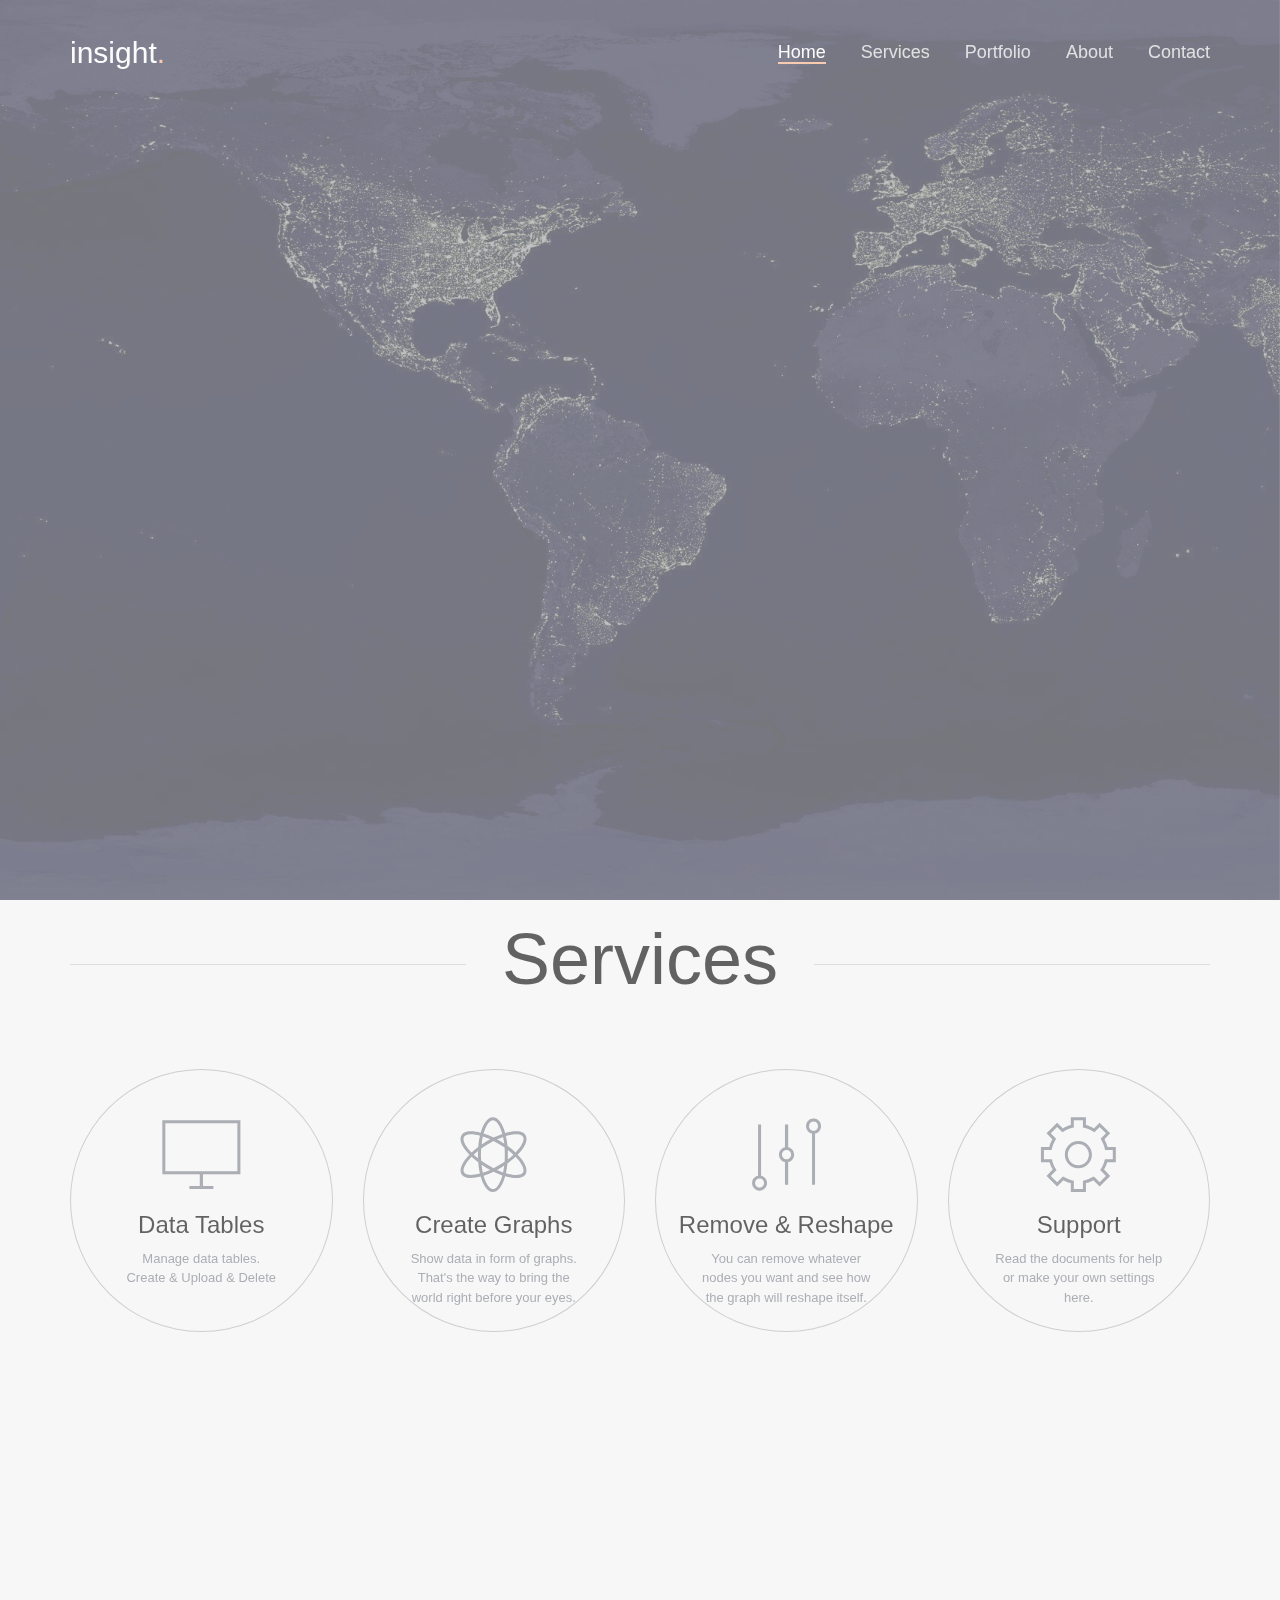
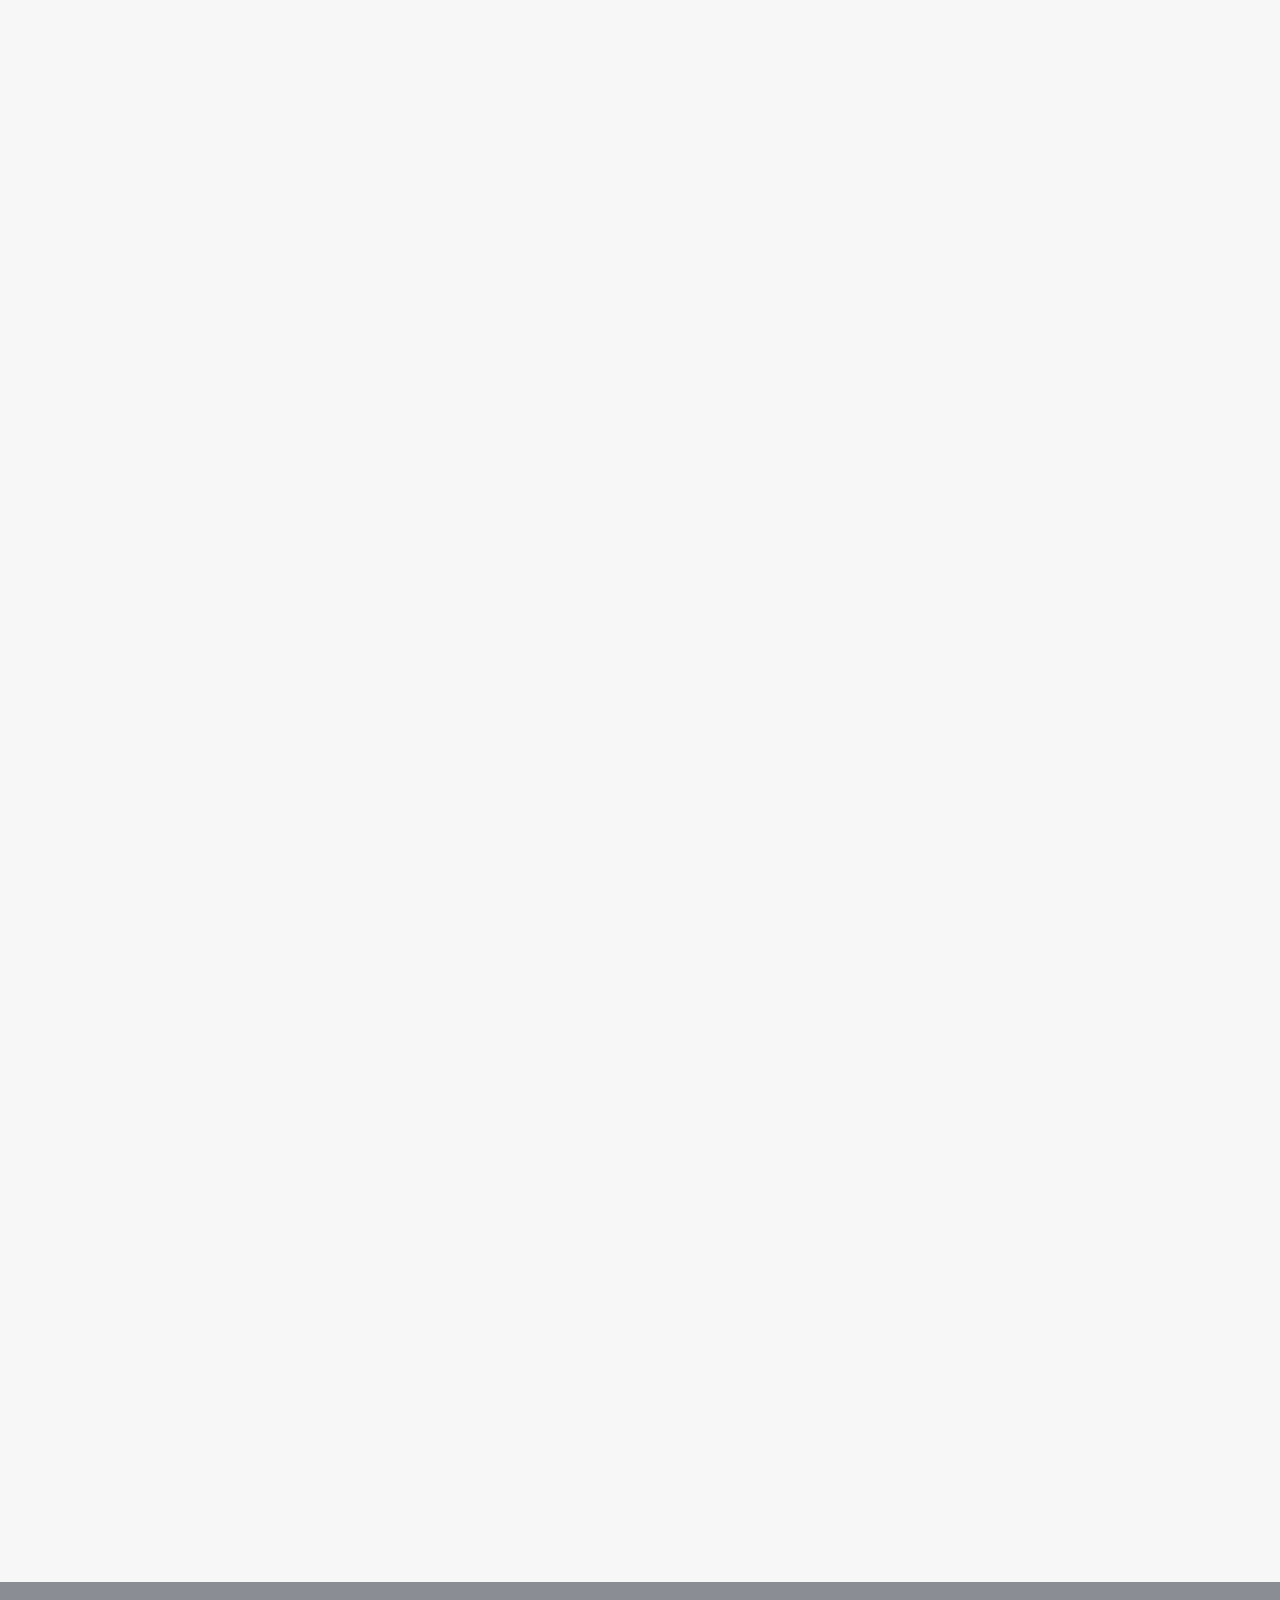
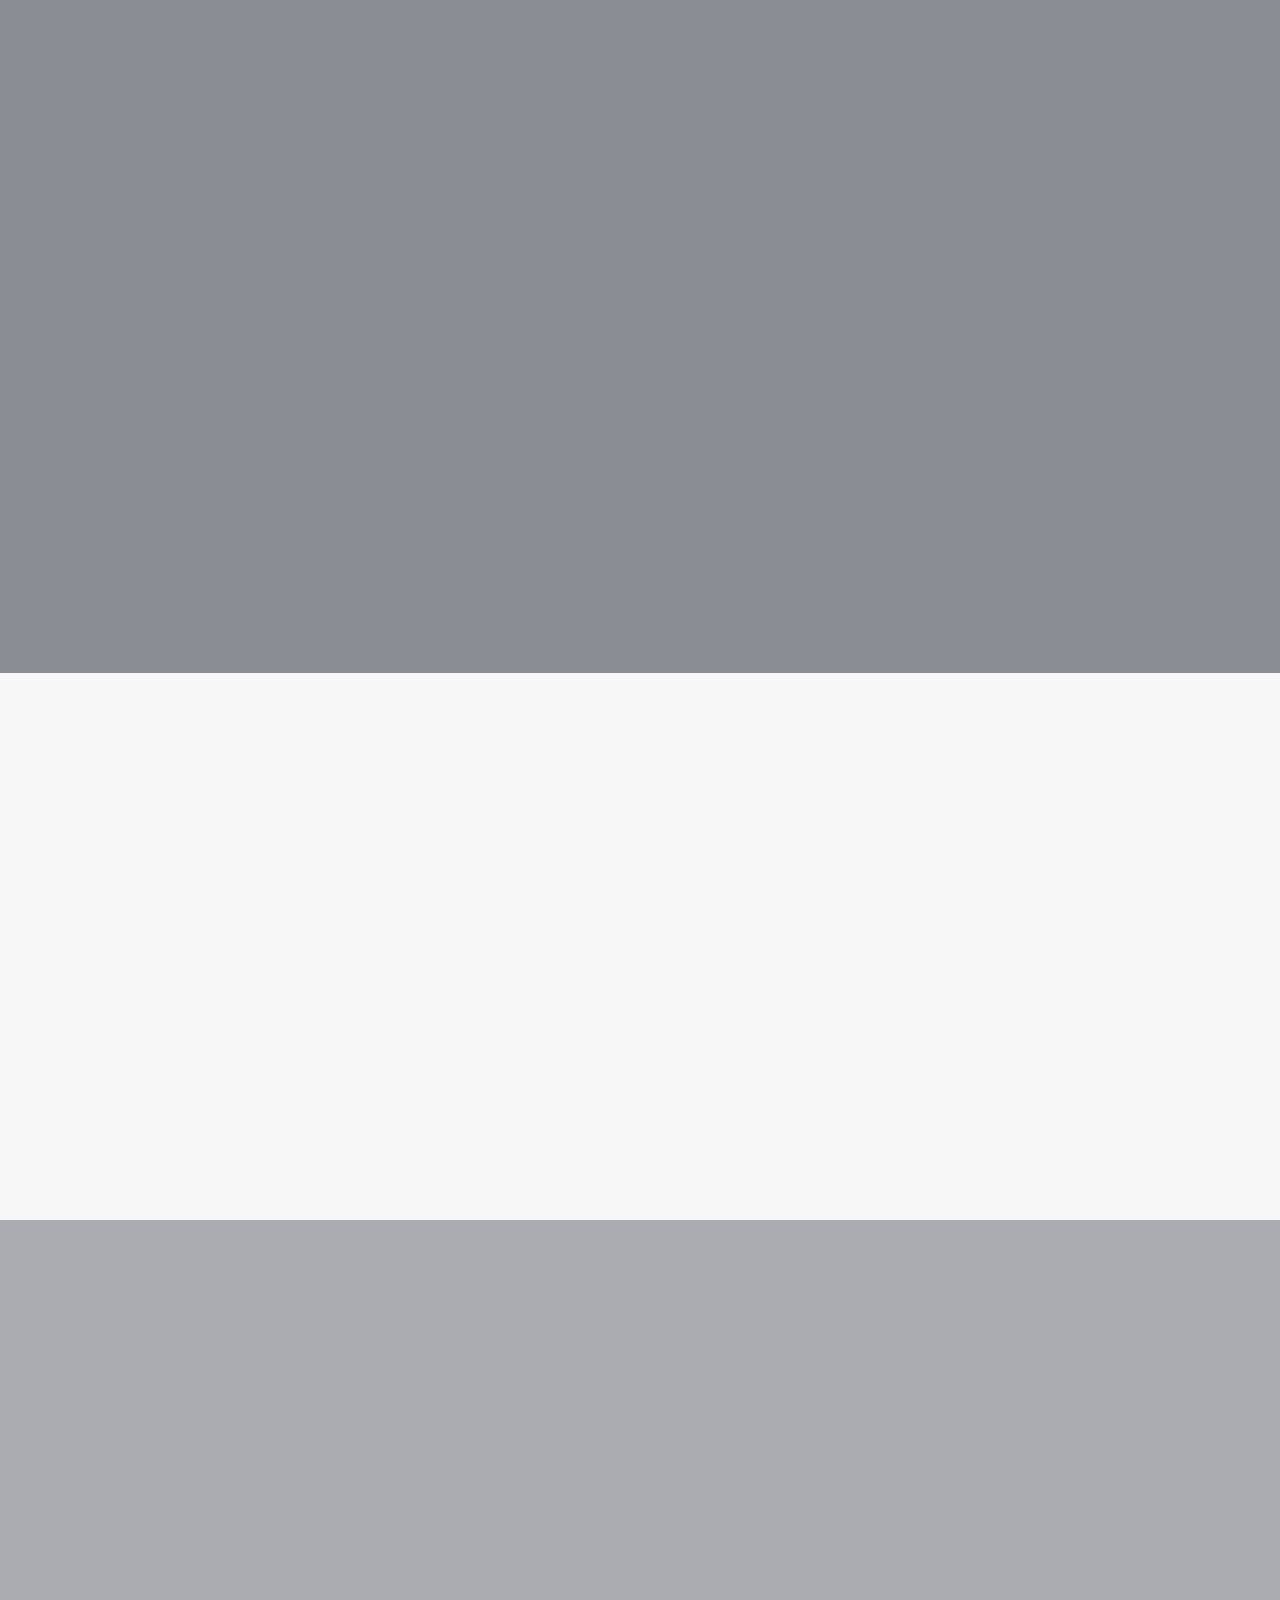
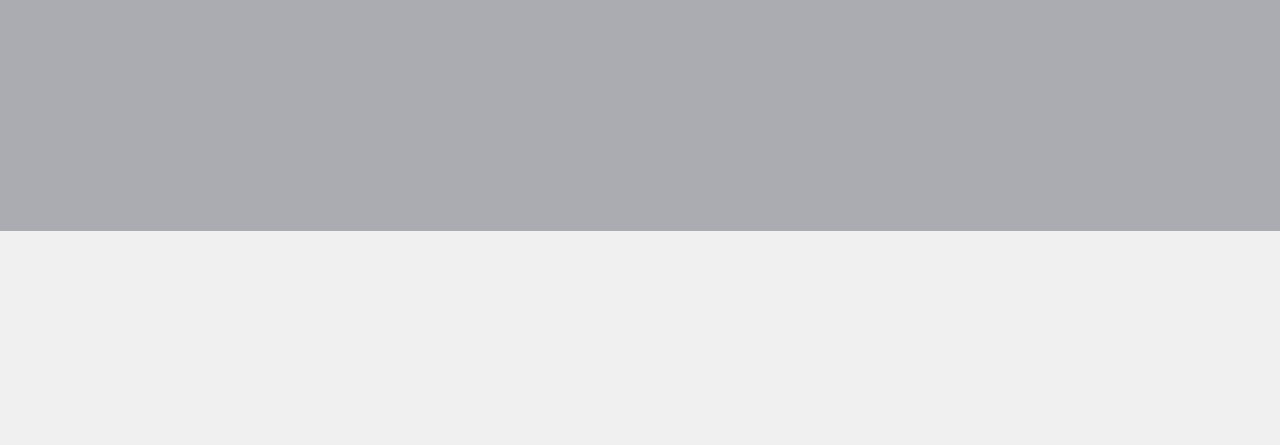
<file: index.html>
<!DOCTYPE html>
<html class="no-js">
	<head>
		<meta charset="utf-8">
		<meta http-equiv="X-UA-Compatible" content="IE=edge">
		<title>Insight. &mdash;  A Visualized Analysis Platform by CNC </title>
		<link rel="shortcut icon" type="image/x-icon" href="assets/images/1.ico" />
		<meta name="viewport" content="width=device-width, initial-scale=1">
		<meta name="description" content="insight--visualized platform" />
		<meta name="keywords" content="insight visualized platform" />
		<meta name="author" content="STEVEN GAO" />
		<!--css files -->
		<!-- Animate -->
		<link rel="stylesheet" href="assets/css/animate.css">
		<!-- Flexslider -->
		<link rel="stylesheet" href="assets/css/flexslider.css">
		<!-- Icomoon -->
		<link rel="stylesheet" href="assets/css/icomoon.css">
		<!-- Bootstrap  -->
		<link rel="stylesheet" href="assets/css/bootstrap.css">
		<!-- Style -->
		<link rel="stylesheet" href="assets/css/style.css">
	</head>

	<body>
		<div id="fh5co-header">
			<div class="container">
				<!-- Mobile Toggle Menu Button -->
				<a href="#" class="js-fh5co-nav-toggle fh5co-nav-toggle"><i></i></a>
				<div id="fh5co-logo">
					<a href="index.html">insight<span>.</span></a>
				</div>
				<nav id="fh5co-main-nav">
					<ul>
						<li><a href="#" data-nav-section="home">Home</a></li>
						<li><a href="#" data-nav-section="services">Services</a></li>
						<li><a href="#" data-nav-section="portfolio">Portfolio</a></li>
						<li><a href="#" data-nav-section="about">About</a></li>
						<li><a href="#" data-nav-section="contact">Contact</a></li>
					</ul>
				</nav>
			</div>
		</div>
		<div id="fh5co-main">
			<div class="fh5co-overlay-mobile"></div>
			<div id="fh5co-home" class="js-fullheight" data-section="home">
				<div class="flexslider">
					<div class="fh5co-overlay"></div>
					<div class="fh5co-text">
						<div class="container">
							<div class="row text-center">
								<h1 class="animate-box">Show the World Before Your Eyes </h1>
								<!-- <p class="animate-box"><a href="../dist" target="_blank" class="btn btn-primary btn-lg">Get Started</a></p>
								<p class="animate-box"><a href="../dist/document/index" target="_blank" class="btn btn-success btn-small">User Guide</a></p>-->
								<p class="animate-box"><a href="./platform/index.html" target="_blank" class="btn btn-primary btn-lg">Get Started</a></p>
								<p class="animate-box"><a href="./platform/help/help.html" target="_blank" class="btn btn-success btn-small">User Guide</a></p>
								<div class="fh5co-go animate-box">
									<a href="#" class="js-fh5co-next">See MORE DETAILS
										<span><i class="icon-arrow-down2"></i></span>
									</a>
								</div>
							</div>
						</div>
					</div>
				  	<ul class="slides">
					   	<li style="background-image: url(assets/images/slide_1.jpg);" data-stellar-background-ratio="0.5"></li>
					   	<li style="background-image: url(assets/images/slide_2.jpg);" data-stellar-background-ratio="0.5"></li>
					   	<li style="background-image: url(assets/images/slide_3.jpg);" data-stellar-background-ratio="0.5"></li>
				  	</ul>
	
				</div>
			</div>
	
			<div id="fh5co-services" data-section="services">
				<div class="container">
					<link rel="stylesheet" href="assets/css/pe-icon-7-stroke.css">
					<link rel="stylesheet" href="assets/css/style_1.css">
	                <h3 class="block_title">Services</h3>
	                <div class="row">
	                    <div class="col-md-3 col-sm-6">
	                        <div class="services">
	                            <div class="service-wrap">    
	                                <i class="pe-7s-monitor pe-dj pe-va"></i>
	                                <h3><a href="platform/index.html" target="_blank">Data Tables</a></h3>
	                                <p>Manage data tables.<br/>Create & Upload & Delete</p>
	                            </div>
	                        </div>
	                        
	                    </div>
	                    <div class="col-md-3 col-sm-6">
	                        <div class="services">
	                            <div class="service-wrap">
	                                <i class="pe-7s-science pe-dj pe-va"></i>
	                                <h3><a href="platform/index.html" target="_blank">Create Graphs</a></h3>
	                                <p>Show data in form of graphs. That's the way to bring the world right before your eyes.</p>
	                            </div>
	                        </div>
	                    </div>
	                    <div class="col-md-3 col-sm-6">
	                        <div class="services">
	                            <div class="service-wrap">
	                                <i class="pe-7s-edit pe-dj pe-va"></i>
	                                <h3><a href="platform/index.html" target="_blank">Remove &amp; Reshape</a></h3>
	                                <p>You can remove whatever nodes you want and see how the graph will reshape itself.</p>
	                            </div>
	                        </div>
	                    </div>
	                    <div class="col-md-3 col-sm-6">
	                        <div class="services">
	                            <div class="service-wrap">
	                                <i class="pe-7s-config pe-dj pe-va"></i>
	                                <h3><a href="platform/help/help.html" target="_blank">Support</a></h3>
	                                <p>Read the documents for help or make your own settings here.</p>
	                            </div>
	                        </div>
	                    </div>
	                </div>
	            </div>
			</div>
	
			<div id="fh5co-portfolio" data-section="portfolio">
				<div class="container">
					<div class="row r-pb">
						<div class="col-md-8 col-md-offset-2 text-center section-heading">
							<h2 class="fh5co-section-title animate-box">Portfolio</h2>
							<p class="fh5co-lead animate-box">The world is so big and we are so small. Use <i>insight</i> to bring the world right before your eyes.</p>
						</div>
					</div>
					<div class="row">
						<div class="col-md-4 col-sm-4 col-xs-6 col-xxs-12 animate-box">
							<div class="img-grid">
								<img src="assets/images/pic_1.jpg" alt="Free HTML5 template by FREEHTML5.co" class="img-responsive">
								<a  >
									<div>
										<span class="fh5co-meta">Details</span>
										<h2 class="fh5co-title">A macroscopic snapshot of Internet connectivity</h2>
									</div>
								</a>
							</div>
						</div>
						<div class="col-md-4 col-sm-4 col-xs-6 col-xxs-12 animate-box">
							<div class="img-grid">
								<img src="assets/images/pic_2.jpg" alt="Free HTML5 template by FREEHTML5.co" class="img-responsive">
								<a >
									<div>
										<span class="fh5co-meta">Details</span>
										<h2 class="fh5co-title">Arc map showing the world-wide internet traffic </h2>
									</div>
								</a>
							</div>
						</div>
						<div class="col-md-4 col-sm-4 col-xs-6 col-xxs-12 animate-box">
							<div class="img-grid">
								<img src="assets/images/pic_3.jpg" alt="Free HTML5 template by FREEHTML5.co" class="img-responsive">
								<a >
									<div>
										<span class="fh5co-meta">Details</span>
										<h2 class="fh5co-title">Map of internet : colored by IP addresses</h2>
									</div>
								</a>
							</div>
						</div>
	
						<div class="col-md-4 col-sm-4 col-xs-6 col-xxs-12 animate-box">
							<div class="img-grid">
								<img src="assets/images/pic_4.jpg" alt="Free HTML5 template by FREEHTML5.co" class="img-responsive">
								<a >
									<div>
										<span class="fh5co-meta">Details</span>
										<h2 class="fh5co-title">New Internet maps with an amazing color range.</h2>
									</div>
								</a>
							</div>
						</div>
						<div class="col-md-4 col-sm-4 col-xs-6 col-xxs-12 animate-box">
							<div class="img-grid">
								<img src="assets/images/pic_5.jpg" alt="Free HTML5 template by FREEHTML5.co" class="img-responsive">
								<a >
									<div>
										<span class="fh5co-meta">Details</span>
										<h2 class="fh5co-title">Image of Social links in Canberra, Australia</h2>
									</div>
								</a>
							</div>
						</div>
						<div class="col-md-4 col-sm-4 col-xs-6 col-xxs-12 animate-box">
							<div class="img-grid">
								<img src="assets/images/pic_6.jpg" alt="Free HTML5 template by FREEHTML5.co" class="img-responsive">
								<a >
									<div>
										<span class="fh5co-meta">Details</span>
										<h2 class="fh5co-title">Mapping the internet : tracing domain routes</h2>
									</div>
								</a>
							</div>
						</div>
	
						<div class="col-md-4 col-sm-4 col-xs-6 col-xxs-12 animate-box">
							<div class="img-grid">
								<img src="assets/images/pic_7.jpg" alt="Free HTML5 template by FREEHTML5.co" class="img-responsive">
								<a >
									<div>
										<span class="fh5co-meta">Details</span>
										<h2 class="fh5co-title">The largest connected component of patented Boston inventors in the mid-1990s</h2>
									</div>
								</a>
							</div>
						</div>
						<div class="col-md-4 col-sm-4 col-xs-6 col-xxs-12 animate-box">
							<div class="img-grid">
								<img src="assets/images/pic_9.jpg" alt="Free HTML5 template by FREEHTML5.co" class="img-responsive">
								<a >
									<div>
										<span class="fh5co-meta">Details</span>
										<h2 class="fh5co-title">Hierachical topology of the international web cache</h2>
									</div>
								</a>
							</div>
						</div>
						<div class="col-md-4 col-sm-4 col-xs-6 col-xxs-12 animate-box">
							<div class="img-grid">
								<img src="assets/images/pic_8.jpg" alt="Free HTML5 template by FREEHTML5.co" class="img-responsive">
								<a >
									<div>
										<span class="fh5co-meta">Details</span>
										<h2 class="fh5co-title">Map of protein-protein interactions.</h2>
									</div>
								</a>
							</div>
						</div>
	
						<div class="col-md-4 col-sm-4 col-xs-6 col-xxs-12 animate-box">
							<div class="img-grid">
								<img src="assets/images/pic_10.jpg" alt="Free HTML5 template by FREEHTML5.co" class="img-responsive">
								<a >
									<div>
										<span class="fh5co-meta">Details</span>
										<h2 class="fh5co-title">neural network</h2>
									</div>
								</a>
							</div>
						</div>
						<div class="col-md-4 col-sm-4 col-xs-6 col-xxs-12 animate-box">
							<div class="img-grid">
								<img src="assets/images/pic_11.jpg" alt="Free HTML5 template by FREEHTML5.co" class="img-responsive">
								<a >
									<div>
										<span class="fh5co-meta">Details</span>
										<h2 class="fh5co-title">The Legend of Sword and Fairy NPC relationship.</h2>
									</div>
								</a>
							</div>
						</div>
						<div class="col-md-4 col-sm-4 col-xs-6 col-xxs-12 animate-box">
							<div class="img-grid">
								<img src="assets/images/pic_12.jpg" alt="Free HTML5 template by FREEHTML5.co" class="img-responsive">
								<a >
									<div>
										<span class="fh5co-meta">Details</span>
										<h2 class="fh5co-title">Relationship in Les-Miserables.</h2>
									</div>
								</a>
							</div>
						</div>
	
					</div>
				</div>
			</div>
	
			<div id="fh5co-about" data-section="about">
				<div class="container">
					<div class="row r-pb">
						<div class="col-md-8 col-md-offset-2 text-center section-heading animate-box">
							<h2 class="fh5co-section-title">About</h2>
							<p class="fh5co-lead">Want to get a deep comprehension of the world ? Use <i>insight</i>, a visualized data analysis platform.  </p>
						</div>
					</div>
					<div class="row">
						<div class="col-md-6 animate-box">
							<div class="fh5co-text with-plus">
								<h2>M.E.J. Newman</h2>
								<span class="fh5co-meta">Professor of the University of Michigan</span>
								<p>Complex network theory, a marriage of ideas and methods from statistical physics and graph theory, has become one of the most successful frameworks for studying systems that that interact through an intricate</p>
							</div>
						</div>
						<div class="col-md-6 animate-box">
							<div class="fh5co-text">
								<h2>Steven H. Strogatz</h2>
								<span class="fh5co-meta">Professor of Cornell University</span>
								<p>In the longer run, network thinking will become essential to all branches of science as we struggle to interpret the data pouring in from neurobiology, genomics, ecology, finance and the World-Wide Web. </p>
							</div>
						</div>
	
					</div>
				</div>
			</div>
	
			<div id="fh5co-contact" data-section="contact">
				<div class="container">
					<div class="row">
						<div class="col-md-8 col-md-offset-2 text-center section-heading">
							<h2 class="fh5co-section-title animate-box">Contact</h2>
							<p class="fh5co-lead animate-box">We'd love to talk about your story.</p>
							<p class="animate-box">Time goes by so fast, people go in and out of your life. You must never miss the opportunity to tell these people how much they mean to you.</p>
							<p class="animate-box"><a href="mailto:gaoyile@126.com" class="btn btn-primary btn-lg">Get in touch</a></p>
						</div>
					</div>
				</div>
			</div>
	
			<div id="fh5co-testimony" style="background-image: url(assets/images/slide_1.jpg);" data-stellar-background-ratio="0.5">
				<div class="fh5co-overlay"></div>
				<div class="container">
					<div class="row">
						<div class="flexslider animate-box">
								<ul class="slides">
									<li>
										<blockquote>
											<p>&ldquo;One of the challenges in complex network research is the identification of essential structural features that are typically masked by the network’s topological complexity &rdquo; <cite>&mdash; Dirk Brockmann</cite></p>
										</blockquote>
									</li>
									<li>
										<blockquote>
											<p>&ldquo;Everyone and everything is six or fewer steps away from any other person in the world, so that a chain of "a friend of a friend" statements can be made to connect any two people in a maximum of six steps.&rdquo; <cite>&mdash; Six degrees of separation</cite></p>
										</blockquote>
									</li>
									<li>
										<blockquote>
											<p>&ldquo;Most of us are linked by short chains of acquaintances — was first investigated as a question in sociology1,2 and is a feature of a range of networks arising in nature and technology.&rdquo; <cite>&mdash; The small world </cite></p>
										</blockquote>
									</li>
								</ul>
						</div>
					</div>
				</div>
			</div>
		</div>
		<div id="fh5co-footer">
			<div class="container">
				<div class="row">
					<div class="col-md-6 col-sm-6 animate-box">
						<div class="fh5co-footer-widget">
							<p>&copy; <i>Insight.</i> All Rights Reserved.</p>
						</div>
					</div>
					<div class="col-md-6 col-sm-6 animate-box">
						<div class="fh5co-footer-widget">
							<ul class="fh5co-social pull-right">
								<li>
									<a href="#"><i class="icon-twitter"></i></a>
								</li>
								<li>
									<a href="#"><i class="icon-facebook"></i></a>
								</li>
								<li>
									<a href="#"><i class="icon-vine"></i></a>
								</li>
								<li>
									<a href="#"><i class="icon-behance"></i></a>
								</li>
								<li>
									<a href="#"><i class="icon-google"></i></a>
								</li>
								<li>
									<a href="#"><i class="icon-vimeo"></i></a>
								</li>
							</ul>
						</div>
						<div class="fh5co-footer-widget"></div>
					</div>
				</div>
			</div>
		</div>
		<!-- js here -->
		<!-- jQuery -->
		<script src="js/jquery.min.js"></script>
		<!-- jQuery Easing -->
		<script src="js/jquery.easing.1.3.js"></script>
		<!-- Bootstrap -->
		<script src="js/bootstrap.min.js"></script>
		<!-- Waypoints -->
		<script src="js/jquery.waypoints.min.js"></script>
		<!-- Stellar Parallax -->
		<script src="js/jquery.stellar.min.js"></script>
		<!-- Flexslider -->
		<script src="js/jquery.flexslider-min.js"></script>
		<!-- Main JS -->
		<script src="js/main.js"></script>
		<!-- Modernizr JS -->
		<script src="js/modernizr-2.6.2.min.js"></script>
	</body>
</html>
</file>
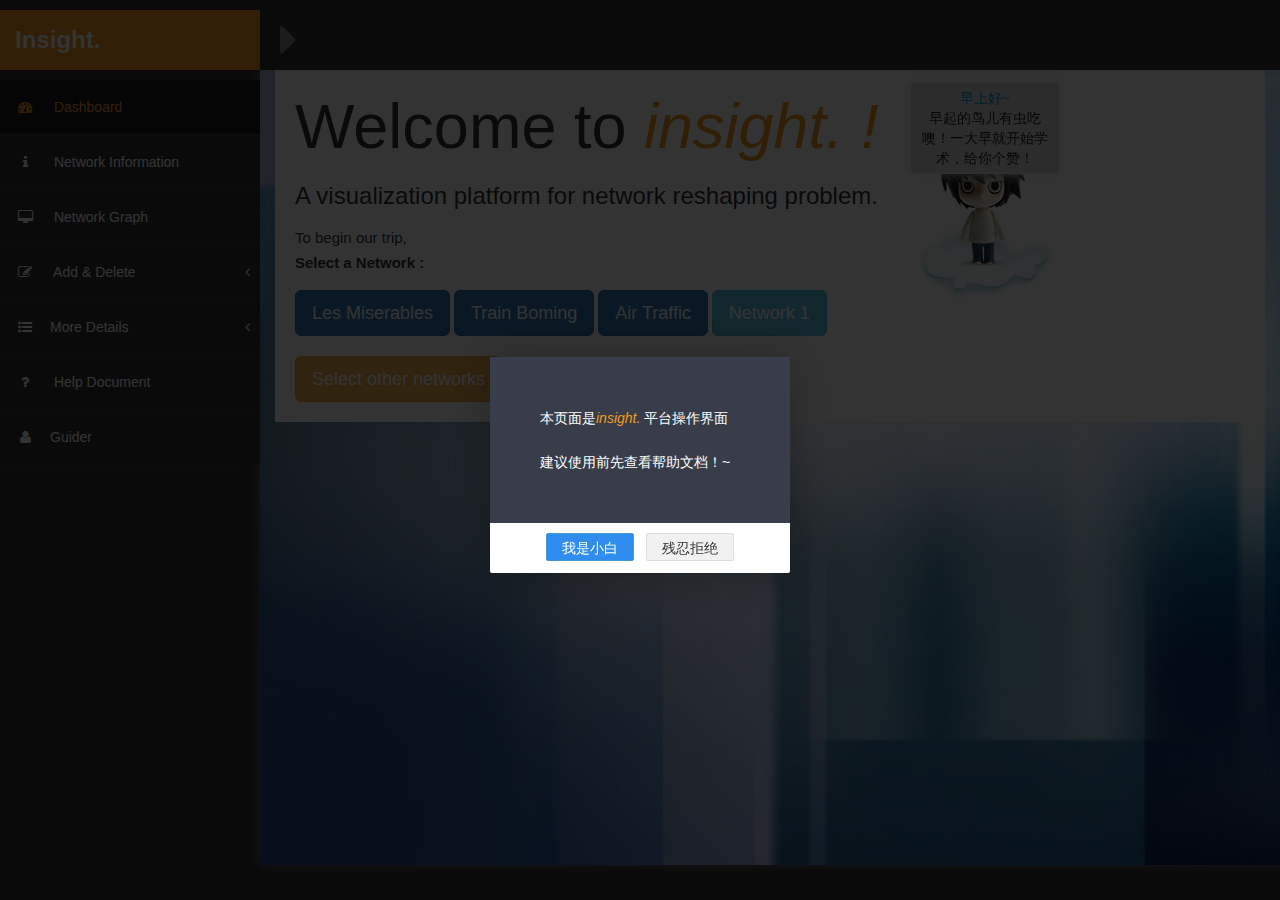
<file: platform/index.html>
﻿<!DOCTYPE html>
<html>
	<head>
		<meta charset="utf-8" />
		<meta name="viewport" content="width=device-width, initial-scale=1.0" />
		<title>Insight -A CNC Production</title>
		<link rel="shortcut icon" type="image/x-icon" href="images/1.ico" />
		<!-- Bootstrap Styles-->
		<link rel="stylesheet" href="assets/css/bootstrap.css"/>
		<!-- FontAwesome Styles-->
		<link rel="stylesheet" href="assets/css/font-awesome.css"/>
		<!-- Custom Styles-->
		<link rel="stylesheet" href="assets/css/nav.css" type="text/css">
		<link rel="stylesheet" href="assets/css/GalMenu.css" type="text/css">
		<link rel="stylesheet" href="assets/css/custom-styles.css"/>
		<link rel="stylesheet" href="assets/js/Lightweight-Chart/cssCharts.css"/> 
		<link rel="stylesheet" href="assets/css/tipbox.css">
		<link rel="stylesheet" href="assets/js/dataTables/dataTables.bootstrap.css" />
		<!-- 名片特效 -->
		<link rel="stylesheet" href="assets/css/manhuaCardTip.css"/>
		<link rel="stylesheet" href="assets/css/jBox.css"/>
		<!-- 浮动小人 -->
		<link rel="stylesheet" href="assets/css/spigPet.css"/>
		<script type="text/javascript" src="lib/jquery.js"></script>
	</head>

	<body>
		<div id="wrapper">
			<!--/. NAV TOP  -->
			<nav class="navbar navbar-default top-navbar" role="navigation">
				<div class="navbar-header">
					<button type="button" class="navbar-toggle" data-toggle="collapse" data-target=".sidebar-collapse">
						<span class="sr-only">Toggle navigation</span>
						<span class="icon-bar"></span>
						<span class="icon-bar"></span>
						<span class="icon-bar"></span>
					</button>
					<a class="navbar-brand" href="index.html" ><strong>Insight.</strong></a>
					<div id="sideNav" href=""><i class="fa fa-caret-right"></i>
					</div>
				</div>
			</nav>

			<!-- /. NAV SIDE  -->
			<nav class="navbar-default navbar-side" role="navigation" >
				<div class="sidebar-collapse"  >
					<ul class="nav" id="main-menu">
						<li>
							<a class="active-menu" href="#head" ><i class="fa fa-dashboard"></i> Dashboard</a>
						</li>
						<li>
							<a href="#network-info" ><i class="fa fa-info"></i> Network Information</a>
						</li>
						<li>
							<a href="#network-graph" ><i class="fa fa-desktop"></i> Network Graph</a>
						</li>
						<li>
							<a href="#page-wrapper" ><i class="fa fa-edit"></i> Add & Delete<span class="fa arrow"></span></a>
							<ul class="nav nav-second-level">
								<li>
									<a href="#"><i class="fa fa-plus-circle"></i> Add Node<span class="fa arrow"></span></a>
									<ul class="nav nav-third-level">
										<li style="margin:3px;padding-left: 37px;">
											<input class="form-control" placeholder="Enter Node Name " id="add-node-name">
										</li>
										<li style="margin:3px;padding-left: 37px;">
											<input class="form-control" placeholder="Enter Node Weight " id="add-node-weight">
										</li>
										<li style="margin:3px;padding-left: 37px;">
											<input class="form-control" placeholder="Enter Node Group " id="add-node-group">
										</li>
										<li>
											<a href="#network-graph" style="text-align:right;" onclick="node_add()">Confirm!</a>
										</li>
									</ul>
								</li>
								<li>
									<a href="#"><i class="fa fa-plus"></i> Add Link<span class="fa arrow"></span></a>
									<ul class="nav nav-third-level">
										<li style="margin:3px;padding-left: 37px;">
											<input class="form-control" placeholder="Enter Source Id " id="add-link-source">
										</li>
											<a style="color:white">&nbsp;&nbsp;&nbsp;&nbsp;&nbsp;&nbsp;to</a> 
										<li style="margin:3px;padding-left: 37px;">
											<input class="form-control" placeholder="Enter Target Id " id="add-link-target">
										</li>
										<li >
											<a href="#network-graph" style="text-align:right;" onclick="link_add()">Confirm!</a>
										</li>
									</ul>
								</li>
								<li>
									<a><i class="fa fa-minus-circle"></i> Delete Node<span class="fa arrow"></span></a>
									<ul class="nav nav-third-level">
										<li style="margin:3px;padding-left: 37px;">
											<input class="form-control" placeholder="Enter Node Id " id="delete-node-id">
										</li>
										<li>
											<a href="#node-delete-confirm" style="text-align:right;" onclick="node_delete()">Confirm!</a>
										</li>
									</ul>
								</li>
								<li>
									<a href="#"><i class="fa fa-minus"></i> Delete Link<span class="fa arrow"></span></a>
									<ul class="nav nav-third-level">
										<li style="margin:3px;padding-left: 37px;">
											<input class="form-control" placeholder="Enter Source Id " id="delete-link-source">
										</li>
											<a style="color:white">&nbsp;&nbsp;&nbsp;&nbsp;&nbsp;&nbsp;to</a> 
										<li style="margin:3px;padding-left: 37px;">
											<input class="form-control" placeholder="Enter Target Id " id="delete-link-target">
										</li>
										<li>
											<a href="#network-graph" style="text-align:right;" onclick="link_delete()">Confirm!</a>
										</li>
									</ul>
								</li>
							</ul>
						</li>
						<li>
								<a href="#" ><i class="fa fa-list-ul"></i>More Details<span class="fa arrow"></span></a>
								<ul class="nav nav-second-level">
									<li>
									<a href="#pocc-chart"><i class="fa fa-bar-chart-o"></i> POCC chart</a>
								</li>

								<li>
									<a href="#property-table" ><i class="fa fa-table"></i> Property Table</a>
								</li>
								<li>
									<a href="#candidate-chart" ><i class="fa fa-circle-o"></i> Candidate chart</a>
								</li>
								<li>
									<a href="#rv-rp-chart" ><i class="fa fa-bar-chart-o"></i> RV & RP chart</a>
								</li>
							</ul>
						</li>
						<li >
							<a href="help/help.html"  target="_blank"><i class="fa fa-question" ></i> Help Document</a>
						</li>
						<li >
							<a href="javascript:void(0) " onclick="show_spig()"><i class="fa fa-user" ></i>Guider</a>
						</li>
					</ul>
				</div>
			</nav>

			<!--/. MAIN BODY -->
			<div id="page-wrapper">
				<!-- 页面头部 -->
				<div class="header">
					<div class="col-md-12" id="introduction" style="display:block;">
						<div class="jumbotron">
							<h1>Welcome to <i style="color:#F09B22;">insight. !</i></h1>
							<br />
							<h3>A visualization platform for network reshaping problem.</h3>
							<p>To begin our trip,<br /><strong>Select a Network :</strong></p>
							<a id="les-tip" class="btn btn-primary btn-lg" onclick="get_filepath('les-miserables.gexf')" href="#head">Les Miserables</a>
							<a id="train-tip" class="btn btn-primary btn-lg" onclick="get_filepath('train.gexf')" href="#head">Train Boming</a>
							<a id="air-tip" class="btn btn-primary btn-lg" onclick="get_filepath('airtraffic.gexf')" href="#head">Air Traffic</a>
							<a id="network-tip" class="btn btn-info btn-lg" onclick="get_filepath('train.gexf')" href="#head">Network 1</a>
								<br /><br />
							<a class="btn btn-warning btn-lg"><input type="file" accept=".gexf,.xml" id="filename" onchange="get_filepath_more()" href="#head" style="opacity:0;position:absolute;cursor:pointer;z-index:100" />Select other networks</a>
						</div>
					</div>
					<a id="open-graph-confirm"></a>
					<div class="panel panel-default" id="network-id" style="display: none;top:10px">
							<br />
						<div class="panel-heading">
								<strong id="show-file-name" style="font-size: 19px;">Network ID:&nbsp&nbsp&nbsp</strong>
						</div>
						<div class="panel-body">
								<div class="alert alert-success">
										<strong>Well Done! &nbsp&nbsp</strong>
										Now, you can go on!
								</div>
								<div class="col-lg-7" id="remove-option-1" style="display: none;">
										<div class="alert alert-info" >
											<div class="form-group" style="width:50%;float:left">
										<label>需要满足的属性:</label>
										<div class="checkbox">
											<label>
												<input name="checkbox-1" id='role' type="checkbox" value="角色">角色
											</label>
										</div>
										<div class="checkbox">
											<label>
												<input name="checkbox-1" id="friend-numbers" type="checkbox" value="朋友数">朋友数
											</label>
										</div>
										<div class="checkbox">
											<label>
												<input name="checkbox-1" id="importance" type="checkbox" value="总要度">重要度
											</label>
										</div>
											</div>
											<div class="form-group" style="width:50%;float:left">
												<label>迭代替换的次数:</label>
												<select id="times" class="form-control">
													<option value="1">1</option>
													<option value="2">2</option>
													<option value="3">3</option>
												</select>
									</div>
									<button onclick="node_action()" class="btn btn-success" style="float: right;">确认删除</button>
									<button onclick="reset()" class="btn btn-danger" >重置</button>
									<button onclick="remove_cancel()" class="btn btn-warning" style="float: right;">取消</button>
										</div>
									</div>
								<div class="col-lg-4" id='remove-option-2' style='display: none;'>
										<div class="alert alert-info" id="global-operation">
											<h4>Global Operation</h4>
											<br />
									<button class="btn btn-danger" onclick="reset_1()"><i class="fa fa-pencil"></i> Reset</button>
									<button class="btn btn-warning" onclick='window.open("help/help.html")'><i class="fa fa-question "></i> Help</button>
											<button class="btn btn-default" onclick='location.reload()'><i class=" fa fa-refresh "></i> Refresh</button>
										</div>
								</div>
							</div>
						</div>  
					</div>
				<!-- 页面内容 -->
				<div id="page-inner" >
					<div class="row" id="1-5" style="display:none" >
						<a id="network-graph"></a>
						<div class="col-md-12 col-sm-12 col-xs-12 ">
								<script type="text/javascript">
									$(document).ready(function() {
											$('#graph,#overlay').GalMenu({
												'menu': 'GalDropDown'
											})
									});
							</script>
								<div id="option" class="GalMenu GalDropDown" style="z-index: 10000;cursor: pointer">
								<div class="circle" id="gal">
									<div class="ring">
										<a onclick="info()" class="menuItem" title="信息">信息</a>
										<a onclick="refresh()" class="menuItem">刷新</a>
										<a onclick="tbd()" class="menuItem" >TBD</a>
										<a onclick="cancel()" class="menuItem">取消</a>
										<a onclick="help()" class="menuItem">帮助</a>
										<a onclick="right_click_delete()" class="menuItem">移除</a>
									</div>
								</div>
							</div>
							<div class="panel panel-default">
								<div class="panel-heading" >
									Visualized Network Graph
								</div>
								<div class="panel-body">
										<ul class="nav nav-pills" id="nav-example" style="display:none">
										<li class="active">
											<a href="#graph-nav" data-toggle="tab" onclick="graph()">Graph after reshaping</a>
										</li>
										<li class="">
											<a href="#graph-1-nav" data-toggle="tab" onclick="graph_1()">Graph after removing</a>
										</li>
										<li class="">
											<a href="#graph-ori-nav" data-toggle="tab" onclick="graph_ori()">The origin graph</a>
										</li>
									</ul>
									<div class="tab-content">
											<div class="tab-pane fade active in" id="graph-nav" >
												<div id="graph" style="height:700px"></div>
											</div>
										<div class="tab-pane fade" id="graph-1-nav" >
											<div id="graph-1" style="height:700px"></div>
										</div>
										<div class="tab-pane fade" id="graph-ori-nav" >
											<div id="graph-ori" style="height:700px"></div>
										</div>
									</div>
								</div>
								<div id="overlay" style="opacity: 1; cursor: pointer;"></div>
							</div>
						</div>
					</div>
					<a id="node-delete-confirm"></a>
					<div class="row" id="2-1" style="display:none">
						<a id="rv-rp-chart"></a>
						<div class="col-md-7" id="2-1-1">
							<div class="panel panel-default">
								<div class="panel-heading">
									Replacement Value & Replacement Probability
								</div>
								<div class="panel-body">
								   <div id="rv-rp-line-chart" style="height:400px"></div>
								</div>
							</div>
						</div>
						<a id="candidate-chart"></a>    
						<div class="col-md-5 col-sm-12 col-xs-12" id="2-1-2">
							<div class="panel panel-default">
								<div class="panel-heading">
									Candidate & Probability
								</div>
								<div class="panel-body">
									<div id="candidate-pie-chart" style="height:400px"></div>
								</div>
							</div>
						</div>
					</div> 
					<div class="row" id="1-1" style="display:none">
						<a id="network-info"></a>  
							<div class="col-xs-6 col-md-3" id="1-1-1">
							<div class="detail-frame" >
								<h2>The number of network nodes.</h2>
							</div>
								<div class="panel panel-default">
									<div class="panel-body easypiechart-panel ">
										<h4>Nodes </h4>
										<div class="easypiechart" id="easypiechart-blue" data-percent="100" style="visibility:hidden">
											<span class="percent" id="node-count"></span>
										</div>
									</div>
								</div>
							</div>
						<div class="col-xs-6 col-md-3" id="1-1-2">
							<div class="detail-frame">
								<h2>The number of network links.</h2>
							</div>
							<div class="panel panel-default">
								<div class="panel-body easypiechart-panel">
									<h4>Links</h4>
									<div class="easypiechart" id="easypiechart-teal" data-percent="100" style="visibility:hidden">
										<span class="percent" id="node-link-number"></span>
									</div>
								</div>
							</div>
						</div>
							<div class="col-xs-6 col-md-3" id="1-1-3">
							<div class="detail-frame" >
								<h2>The ability of the network.</h2>
							</div>
								<div class="panel panel-default">
									<div class="panel-body easypiechart-panel">
										<h4>Efficiency</h4>
										<div class="easypiechart" id="easypiechart-red" style="visibility:hidden" data-percent="100" >
											<span class="percent" id="lethality"></span>
										</div>
									</div>
								</div>
							</div>
							<div class="col-xs-6 col-md-3" id="1-1-4">
							<div class="detail-frame" >
								<h2>The percentage of network connectivity.</h2>
							</div>
								<div class="panel panel-default">
									<div class="panel-body easypiechart-panel">
										<h4>Connectivity</h4>
										<div class="easypiechart" id="easypiechart-orange" data-percent="100" style="visibility:hidden">
											<span class="percent" id="connectivity"></span>
										</div>
									</div>
								</div>
							</div>
						</div>
					<div class="row" id="1-2" style="display:none">
						<a id="add-confirm"></a>
						<div class="col-md-12 col-sm-12 col-xs-12 ">
							<div class="panel panel-default">
								<div class="panel-heading" >
									Network Graph
								</div>
								<div class="panel-body">
									<div id="echart-forced" style="height:700px"></div>
								</div>
							</div>
						</div>
					</div>
					<div class="row" id="1-4" style="display:none">
						<a id="property-table"></a>  
						<div class="col-md-12 col-sm-12 col-xs-12">
							<div class="panel panel-default">
								<div class="panel-heading">
									Network Information Table
								</div>
								<div class="panel-body">
									<div class="table-responsive">
										<table class="table table-striped table-bordered table-hover" id="dataTables-example">
											<thead>
												<tr>
													<th>Id.</th>
													<th>Name</th>
													<th>Weight</th>
													<th>Role</th>
													<th>Degree</th>
												</tr>
											</thead>
											<tbody id="promatrix-table">
											</tbody>
										</table>
									</div>
								</div>
							</div>
						</div>
					</div>
					<div class="row" id="1-6" style="display:none">
						<a id="degree-bc-1"></a>
						<div class="col-md-12 col-sm-12 col-xs-12 ">
							<div class="panel panel-default">
								<div class="panel-heading" >
									Degree Distribution Chart
								</div>
								<div class="panel-body">
									<div id="degree-bc" style="height:700px"></div>
								</div>
							</div>
						</div>
					</div>
						<div class="row" id="1-3" style="display:none">
						<a id="pocc-chart"></a>
							<div class="col-md-12 col-sm-12 col-xs-12">
								<div class="panel panel-default">
									<div class="panel-heading">
									POCC & CC  Bar Chart
								</div>
								<div class="panel-body">
									<div id="pocc-bar-chart" style="height:400px"></div>
								</div>
								</div>
							</div>
					</div>
					<div class="row" id="2-2" style="display:none">
						<div class="col-md-12 col-sm-12 col-xs-12 ">
							<div class="panel panel-default">
								<div class="panel-heading">
									reshape graph
								</div>
								<div class="panel-body">
									<ul class="nav nav-pills">
										<li class="active"><a href="#graph-remove-nav" data-toggle="tab" onclick="graph_remove()">Graph after removing</a>
										</li>
										<li class=""><a href="#graph-reshape-nav" data-toggle="tab" onclick="graph_reshape()">Graph after reshaping</a>
										</li>
										<li class=""><a href="#relationship-remove-nav" data-toggle="tab" onclick="relationship_remove()">Relationship after removing</a>
										</li>
										<li class=""><a href="#relationship-reshape-nav" data-toggle="tab" onclick="relationship_reshape()">Relationship after reshaping</a>
										</li>
									</ul>
									<div class="tab-content">
										<div class="tab-pane fade active in" id="graph-remove-nav" >   
											<div id="graph-remove" style="height:700px"></div>
										</div>
										<div class="tab-pane fade" id="graph-reshape-nav" >
											<div id="graph-reshape" style="height:700px"></div>
										</div>
										<div class="tab-pane fade" id="relationship-remove-nav">
											<div id="relationship-remove" style="height:700px"></div>
										</div>
										<div class="tab-pane fade" id="relationship-reshape-nav">
											<div id="relationship-reshape" style="height:700px"></div>
										</div>
									</div>
								</div>
							</div>
						</div>
					</div>
				</div>
				<!-- /. PAGE INNER  -->
			</div>
			<!-- /. PAGE WRAPPER  -->
			
		<!--小人只在首页显示 start*-->
			<div id="spig" class="spig">
				<div id="message">正在加载中……</div>
				<div id="mumu" class="mumu"></div>
			</div>
		</div>
		<!-- /. WRAPPER  -->
		<!-- JS Scripts-->
		<script type="text/javascript" src="lib/func.js"></script>
		<script type="text/javascript" src="lib/reshape.js"></script>
		<script type="text/javascript" src="lib/echarts.js"></script>
		<script type="text/javascript" src="layer/layer.js"></script>
		<script type="text/javascript" src="lib/dataTool.js"></script>
		<script type="text/javascript" src="lib/algorithm.js"></script>
		<script type="text/javascript" src="lib/dark.js"></script>
		<script type="text/javascript" src="lib/spig.js"></script>
		<!-- jQuery Js -->
		<script src="assets/js/jquery-1.10.2.js"></script>
		<!-- Bootstrap Js -->
		<script src="assets/js/bootstrap.min.js"></script>
		<!-- Metis Menu Js -->
		<script src="assets/js/jquery.metisMenu.js"></script>
		<script src="assets/js/easypiechart.js"></script>
		<script src="assets/js/easypiechart-data.js"></script>
		<script src="assets/js/Lightweight-Chart/jquery.chart.js"></script>
		<!--float nav bar-->
		<script src = 'assets/js/nav.js' type="text/javascript"></script>
		<!--right click menu-->
		<script src = 'assets/js/GalMenu.js' type="text/javascript"></script>
		<script type="text/javascript">
			var items = document.querySelectorAll('.menuItem');
			for (var i = 0,l = items.length; i < l; i++) {
				items[i].style.left = (50 - 35 * Math.cos( - 0.5 * Math.PI - 2 * (1 / l) * i * Math.PI)).toFixed(4) + "%";
				items[i].style.top = (50 + 35 * Math.sin( - 0.5 * Math.PI - 2 * (1 / l) * i * Math.PI)).toFixed(4) + "%"
			}
		</script>
		<!-- Custom Js -->
		<script src="assets/js/custom-scripts.js" type="text/javascript"></script>
		 <!-- DATA TABLE SCRIPTS -->
		<script src="assets/js/dataTables/jquery.dataTables.js" type="text/javascript"></script>
		<script src="assets/js/dataTables/dataTables.bootstrap.js" type="text/javascript"></script>
		<!-- JBox -->
		<script type="text/javascript" src="assets/js/jBox.js"></script>
		<script type="text/javascript" src="assets/js/jBox-gyl.js"></script>
		<script>
			$(document).ready(function () {
				$('#dataTables-example').dataTable();
			});
		</script>
		<!--tip bubble-->
		<script type="text/javascript">
			$(function(){
				var a;
				$(".col-xs-6").hover(function(){
					if(a){
						window.clearTimeout(a)
					}
					var c=this;
					a=window.setTimeout(function(){
						var g=$(".detail-frame",c).html();
						var i=$(".easypiechart-panel",c).offset().left;
						var h=$(".easypiechart-panel",c).offset().top;
						if($(c).width()==150){
							var j=160
						}else{
							var j=$(".easypiechart-panel",c).width()-40
						}
						$("body").append('<div class="detail-tip"></div>');
						if(i+j+180>$(window).width()){
							$(".detail-tip").html(g).append('<span class="arrow-right"></span>').css("left",i+j-300).css("top",h-10);
						}else{
							$(".detail-tip").html(g).append('<span class="arrow-left"></span>').css("left",i+j).css("top",h-10);
						}
					},200)
				},function(){
					if(a){
						window.clearTimeout(a)
					}
					$(".detail-tip").remove()
				});
			});
		</script>
		<script type="text/javascript">
			var isindex = true;
			var visitor = "Visitor";
		</script>
		<script>
			layer.open({
				  type: 1,
				  title: false,
				  closeBtn: false,
				  area: '300px;',
				  shade: 0.8,
				  id: 'LAY_layuipro', //设定一个id，防止重复弹出
				  resize: false,
				  btn: ['我是小白', '残忍拒绝'],
				  btnAlign: 'c',
				  moveType: 1, //拖拽模式，0或者1
				  content: '<div style="padding: 50px; line-height: 22px; background-color: #393D49; color: #fff; font-weight: 300;">本页面是<i ><a style="color:#F09B22;" href="../index.html">insight. </a></i>平台操作界面<br><br>建议使用前先查看帮助文档！~</div>',
				  success: function(layero){
					var btn = layero.find('.layui-layer-btn');
					btn.find('.layui-layer-btn0').attr({
						href: 'help/help.html',
						target: '_blank',
					});
				  }
				});
		</script>
	</body>

</html>
</file>
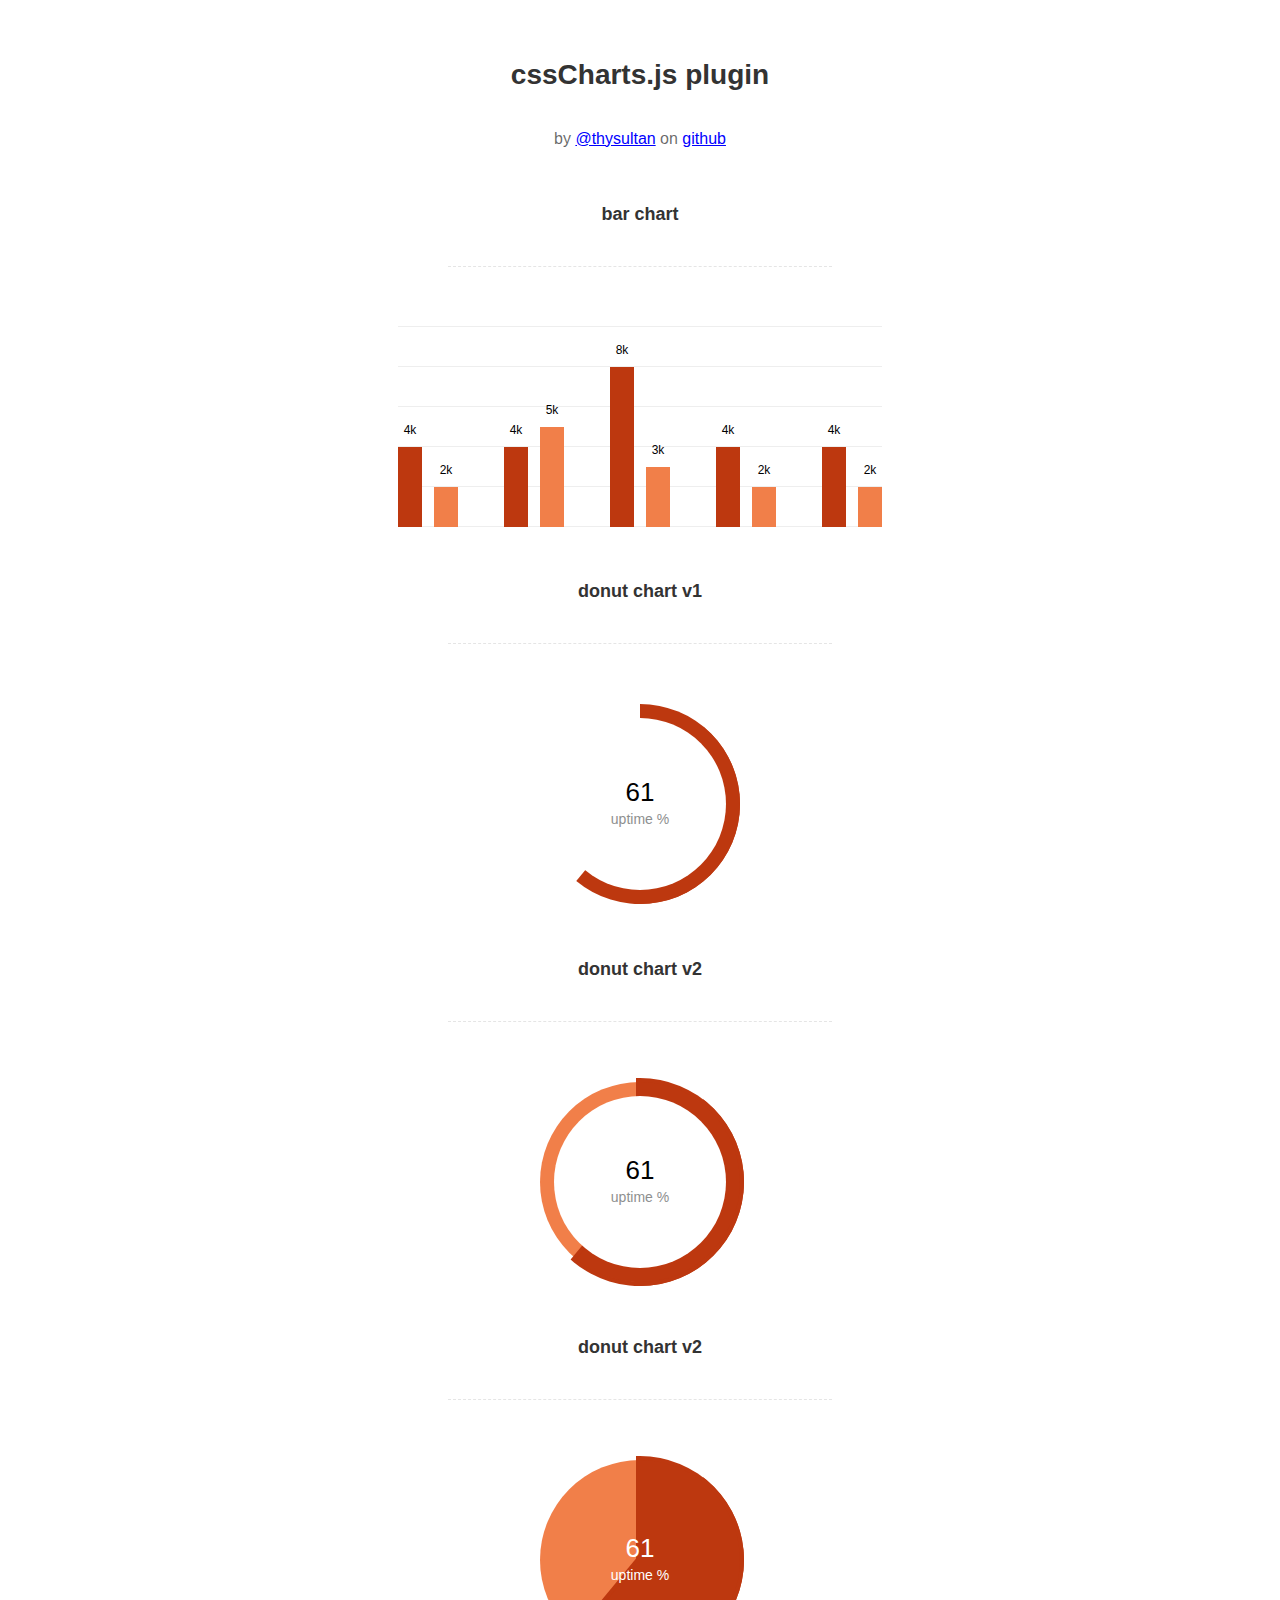
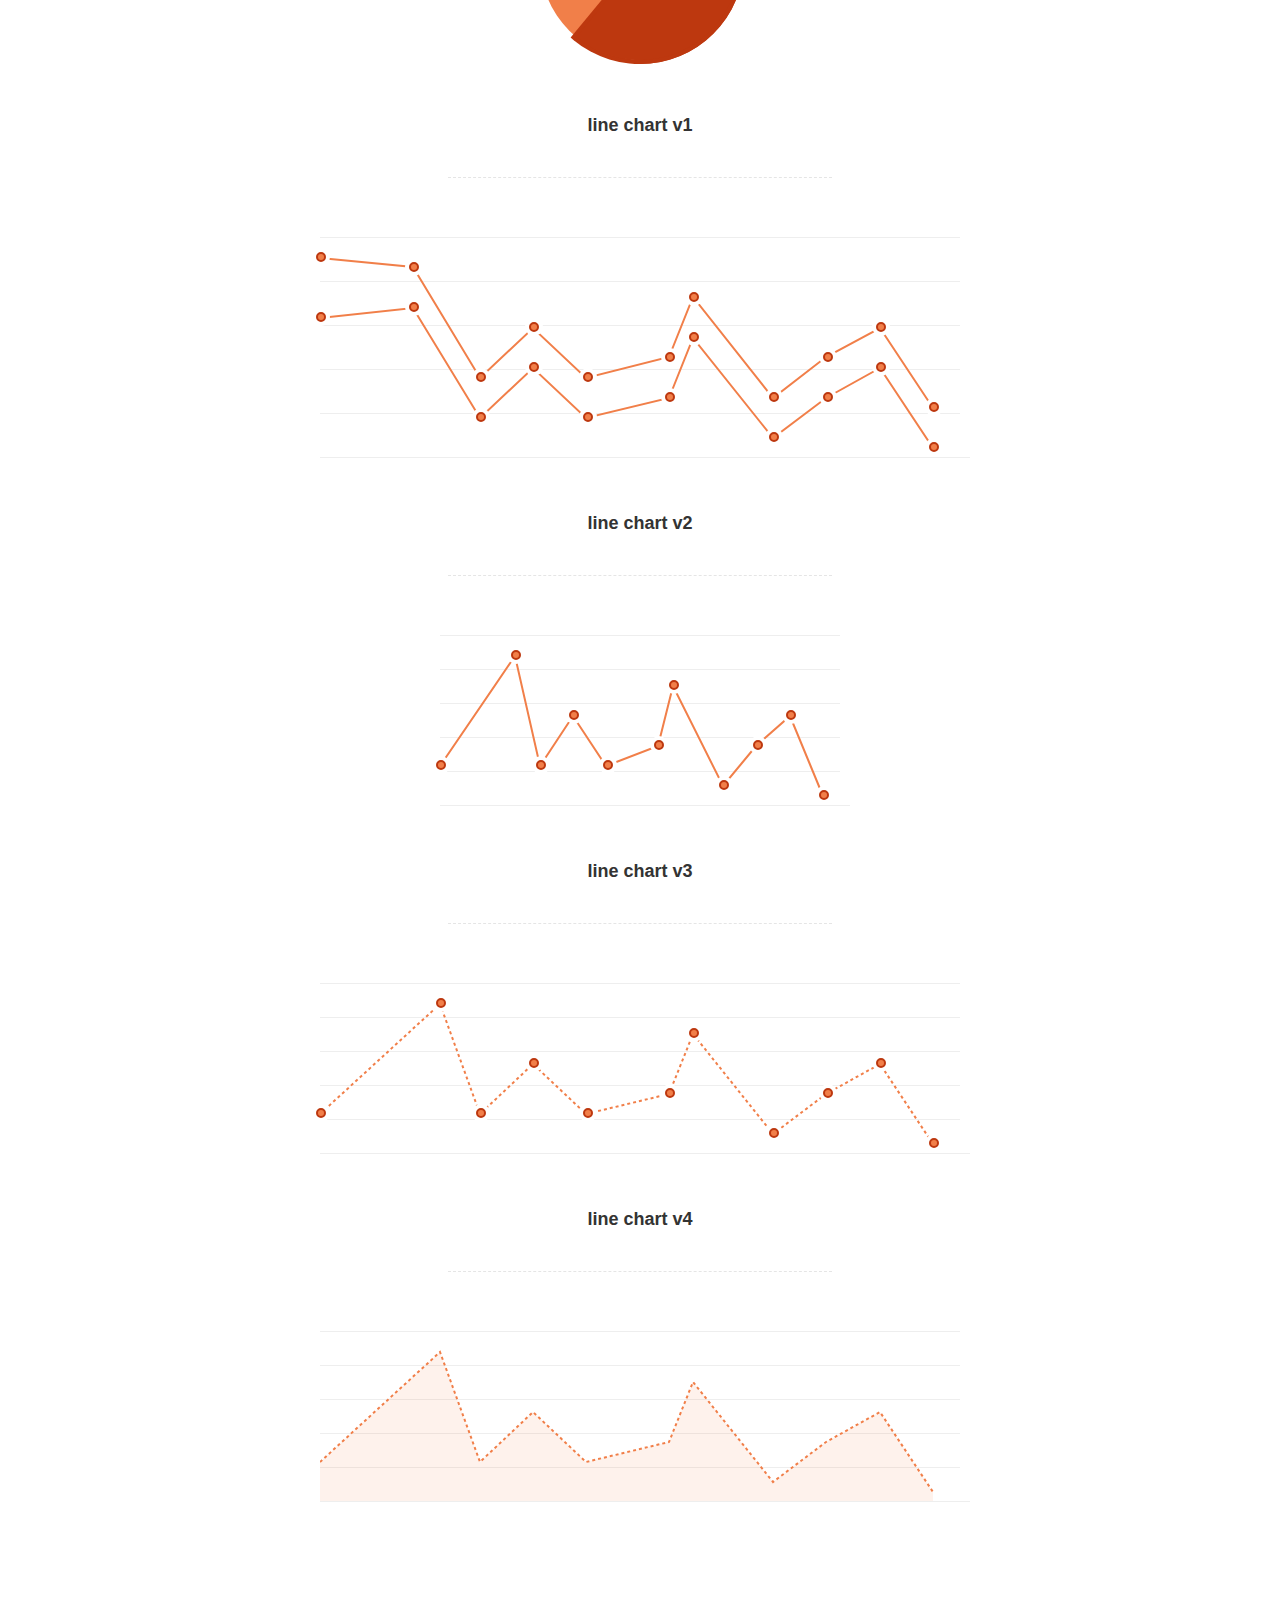
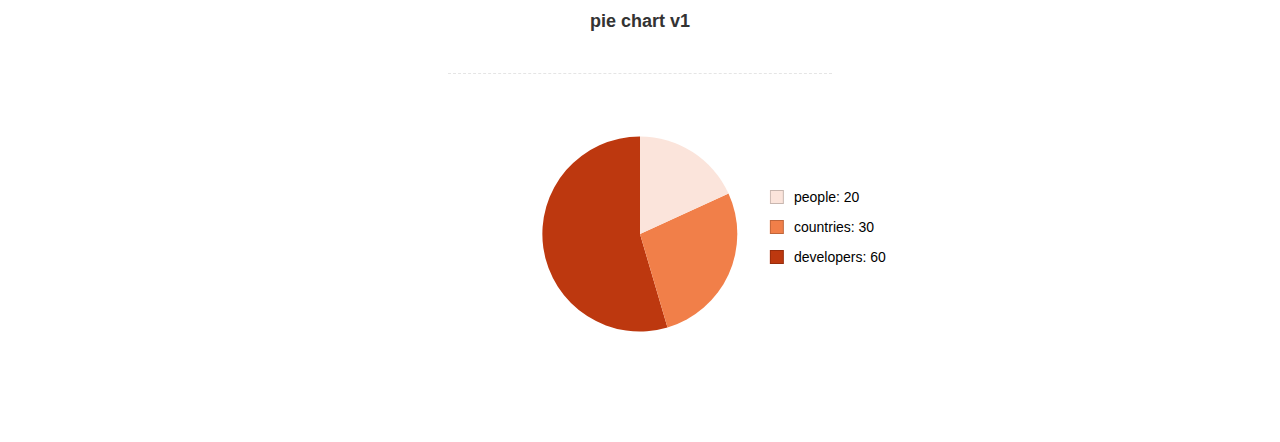
<file: platform/assets/js/Lightweight-Chart/index.html>
<!doctype html>
<html>
    <head>
        <meta charset="utf-8">
        <meta name="description" content="A jquery plugin to create simple donut, bar or line charts with dom nodes, style with css.">
        <meta name="viewport" content="width=device-width, initial-scale=1">
        <title>cssCharts.js - jquery css charts</title>
        <script src="https://ajax.googleapis.com/ajax/libs/jquery/2.1.3/jquery.min.js"></script>

        <link rel="stylesheet" href="cssCharts.css">
        <script src="jquery.chart.js"></script>

        <style>
          /* page specific styles*/
          h1{text-align:center;font-family:sans-serif;font-size:28px;color:#333;padding:40px 0 0 0;}
          h2{text-align:center;font-family:sans-serif;font-size:18px;color:#333;padding:40px 0 0 0;}
          hr{width:60%;height:1px;background:none;border:none;border-bottom:1px dashed rgba(0,0,0,0.1);outline:none;margin:40px auto 60px auto;}

          .desc p{text-align:center;font-size:16px;color:rgba(0,0,0,0.6);padding:20px 0 0 0;font-family:sans-serif;}
          .desc a{color:blue;}
          .wrap{margin:0 auto;width:640px;padding-bottom:100px;}
          #line{width:400px;}
          /* page specific styles*/
        </style>
    </head>
    <body>
      <div class="wrap">

        <div class="desc">
          <h1>cssCharts.js plugin</h1><p>by
          <a href="http://twitter.com/thysultan">@thysultan</a> on
          <a href="https://github.com/sultantarimo/cssCharts.js">github</a>
        </p>
        </div>

        <h2>bar chart</h2>
        <hr>

        <div class="chart">
            <ul class="bar-chart" data-bars="[4,2],[4,5],[8,3],[4,2],[4,2]" data-max="10" data-unit="k" data-width="24"></ul>
        </div>
        <!-- data max is the 100% point of the graph -->
        <!-- set data-grid to 0 for no grid -->
        <!-- data-width is the individual bars width -->

        <h2>donut chart v1</h2>
        <hr>

        <div class="chart">
          <div class="donut-chart" data-percent="0.61" data-title="uptime %"></div>
        </div>

        <h2>donut chart v2</h2>
        <hr>

        <div class="chart">
          <div class="donut-chart fill" data-percent="0.61" data-title="uptime %"></div>
        </div>

        <h2>donut chart v2</h2>
        <hr>

        <div class="chart">
          <div class="donut-chart pie-chart fill" data-percent="0.61" data-title="uptime %"></div>
        </div>
        <!-- pie-chart class for pie chart -->
        <!-- fill class for default donut fill enabled-->

        <h2>line chart v1</h2>
        <hr>

        <div class="chart">
          <ul data-cord="[[0,70,120,160,200,262,280,340,380,420,460],[140,150,40,90,40,60,120,20,60,90,10]],[[0,70,120,160,200,262,280,340,380,420,460],[200,190,80,130,80,100,160,60,100,130,50]]"  class="line-chart"></ul>
        </div>
        <!-- multiple graphs [[x cords],[y cords]] [[x cords],[y cords]] -->

        <h2>line chart v2</h2>
        <hr>

        <div class="chart" id="line">
          <ul data-cord="[0,90,120,160,200,262,280,340,380,420,460],[40,150,40,90,40,60,120,20,60,90,10]" class="line-chart"></ul>
        </div>

        <h2>line chart v3</h2>
        <hr>

        <div class="chart dotted">
          <ul data-cord="[0,90,120,160,200,262,280,340,380,420,460],[40,150,40,90,40,60,120,20,60,90,10]" class="line-chart"></ul>
        </div>

        <h2>line chart v4</h2>
        <hr>

        <div class="chart dotted">
          <ul data-cord="[0,90,120,160,200,262,280,340,380,420,460],[40,150,40,90,40,60,120,20,60,90,10]" data-fill="1" class="line-chart no-points"></ul>
        </div>
        <!-- single graph [x cords],[y cords] -->


        <br><br><br>
        <h2>pie chart v1</h2>
        <hr>

        <div class="chart">
          <div class="pie-thychart" data-set='[["people", 20], ["countries",30], ["developers",60]]' data-colors="#FBE4DB,#F17F49,#BD380F"></div>
        </div>

      </div>

      <script>
        $(function() {
            $('.bar-chart').cssCharts({type:"bar"});
            $('.donut-chart').cssCharts({type:"donut"}).trigger('show-donut-chart');
            $('.line-chart').cssCharts({type:"line"});

            $('.pie-thychart').cssCharts({type:"pie"});
        });
      </script>
    </body>
</html>
</file>
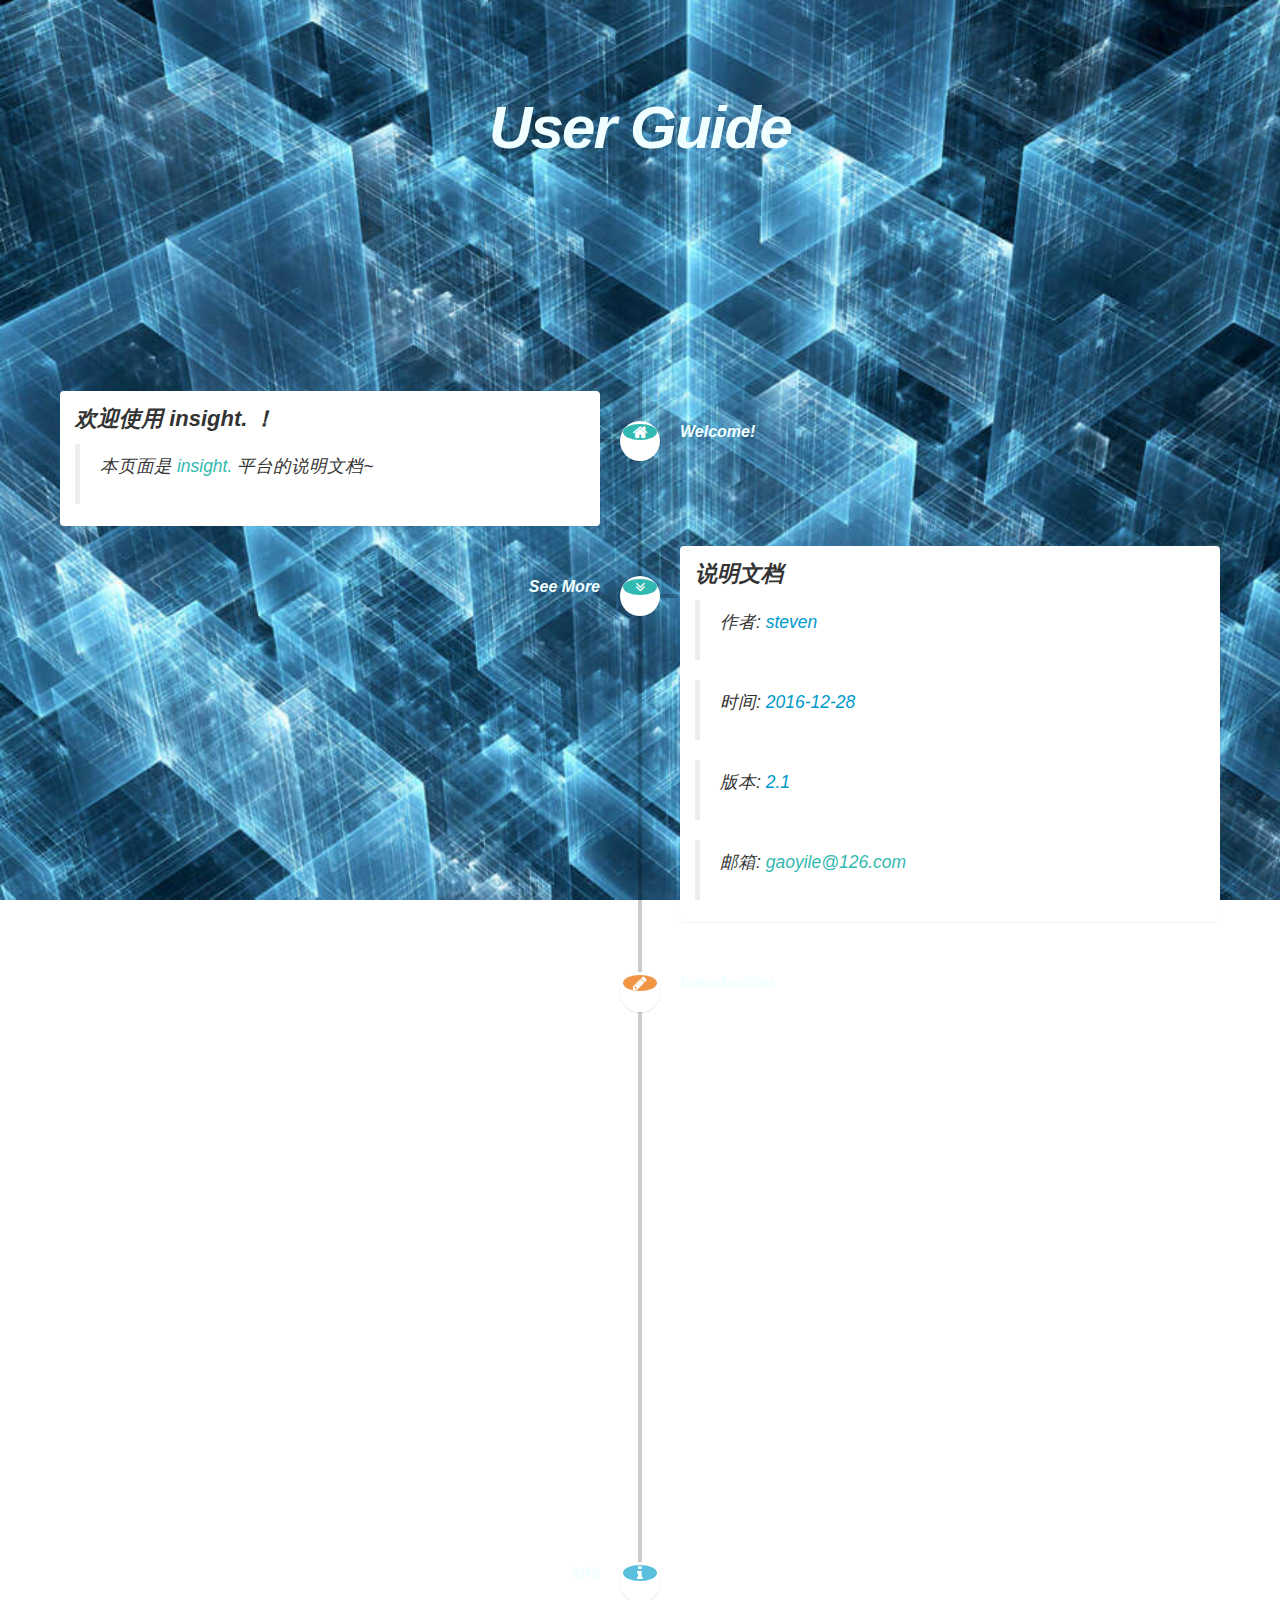
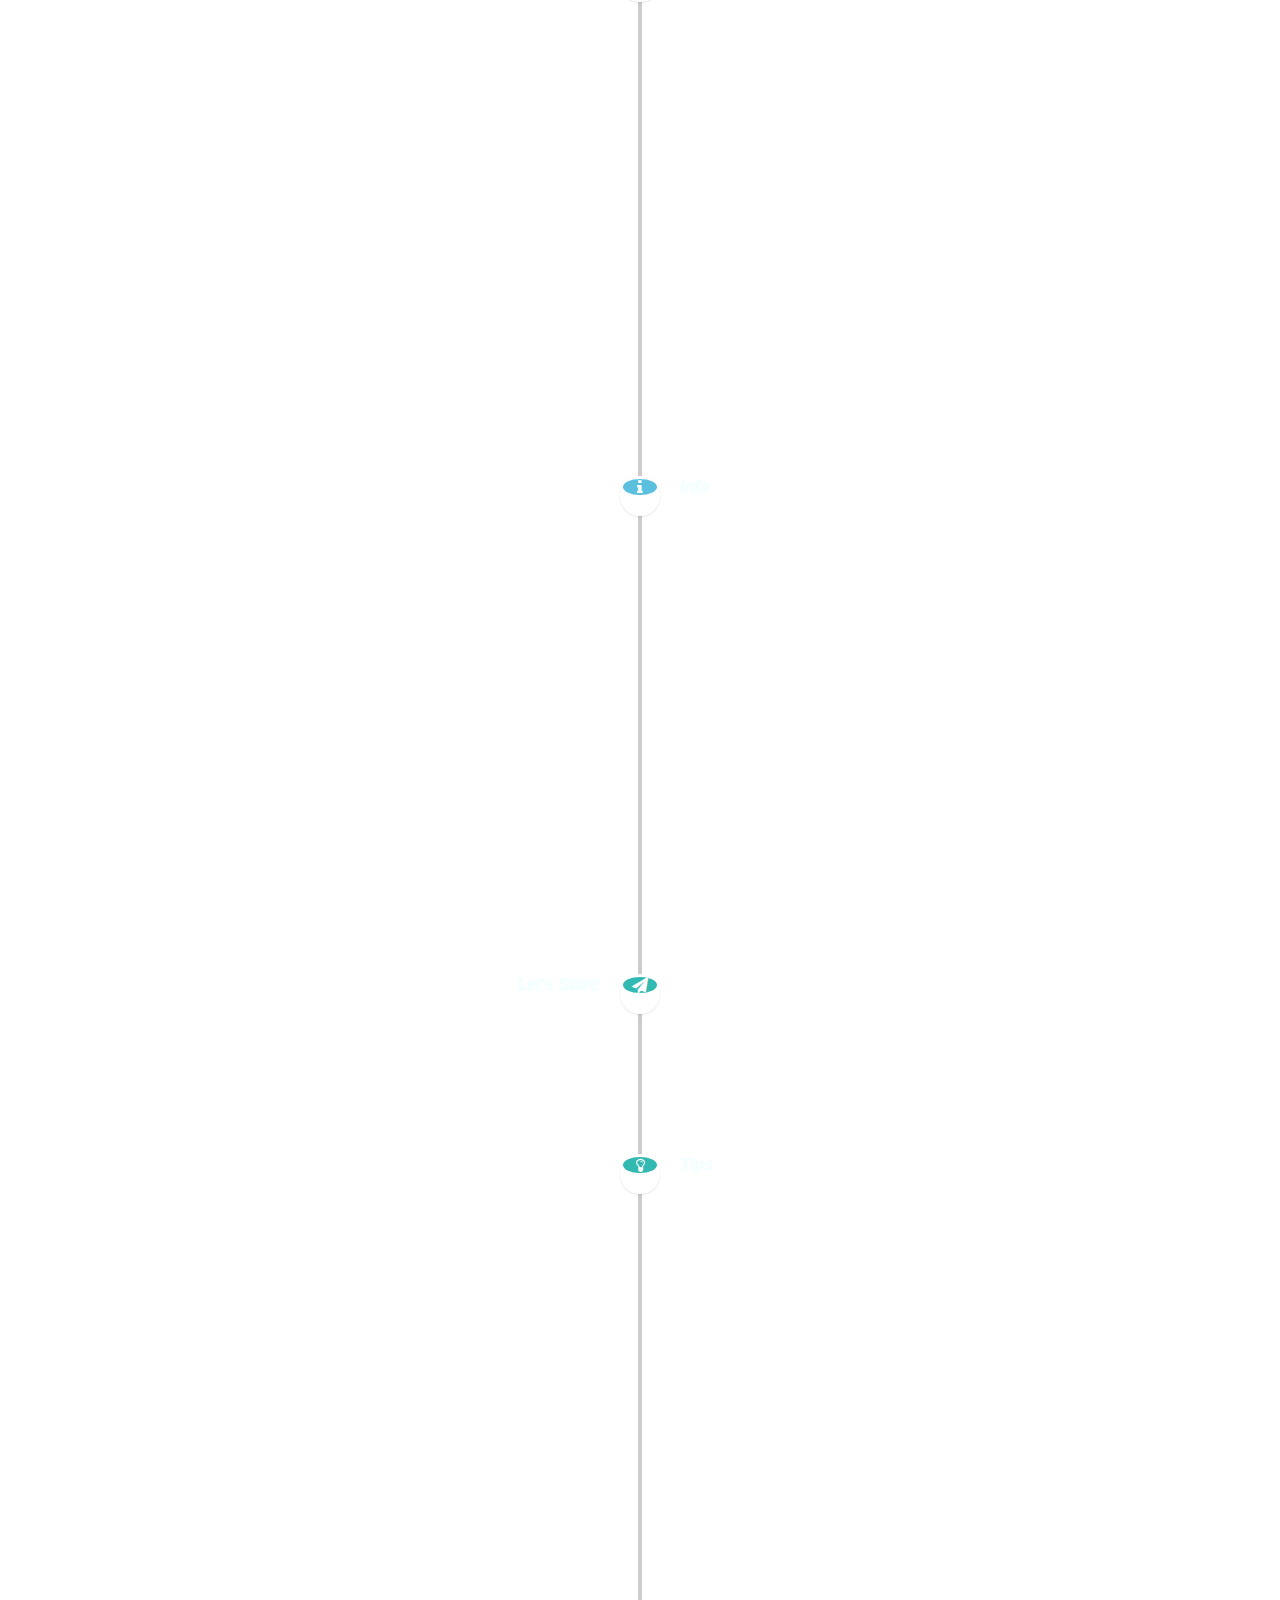
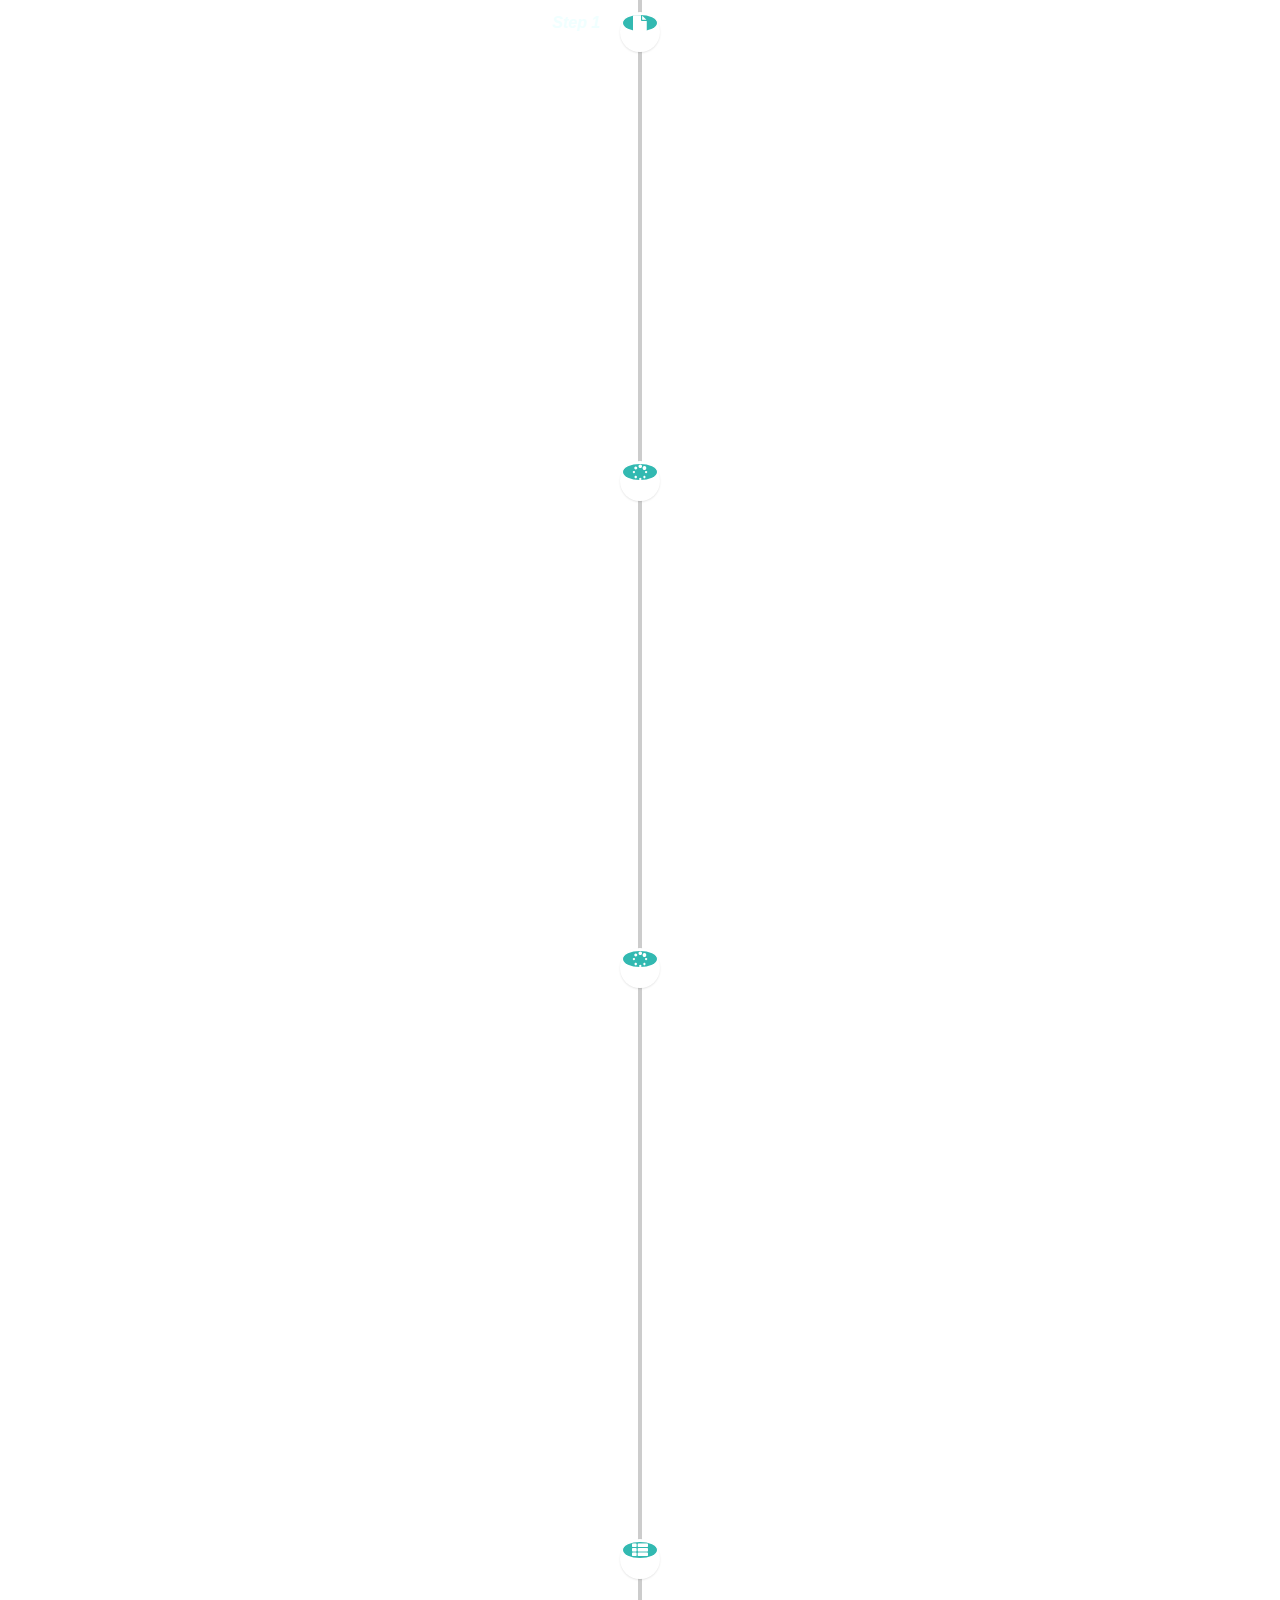
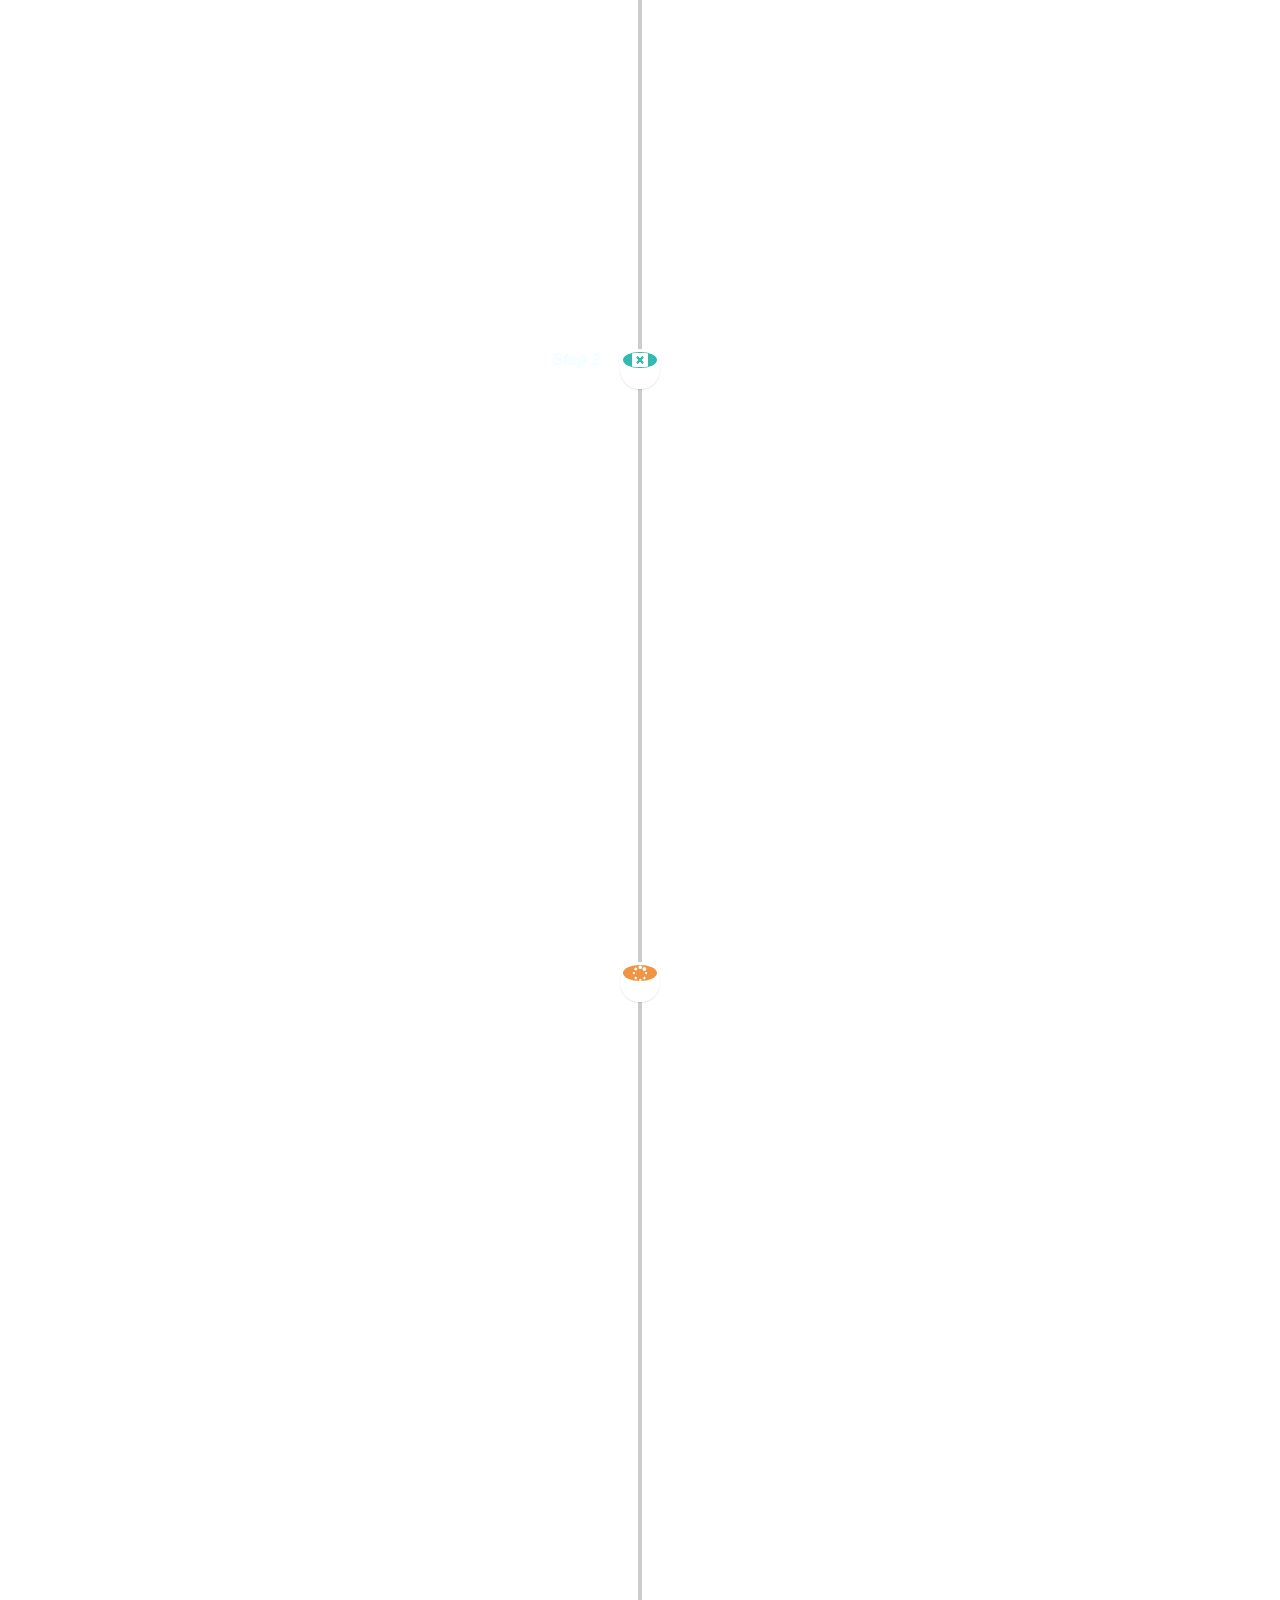
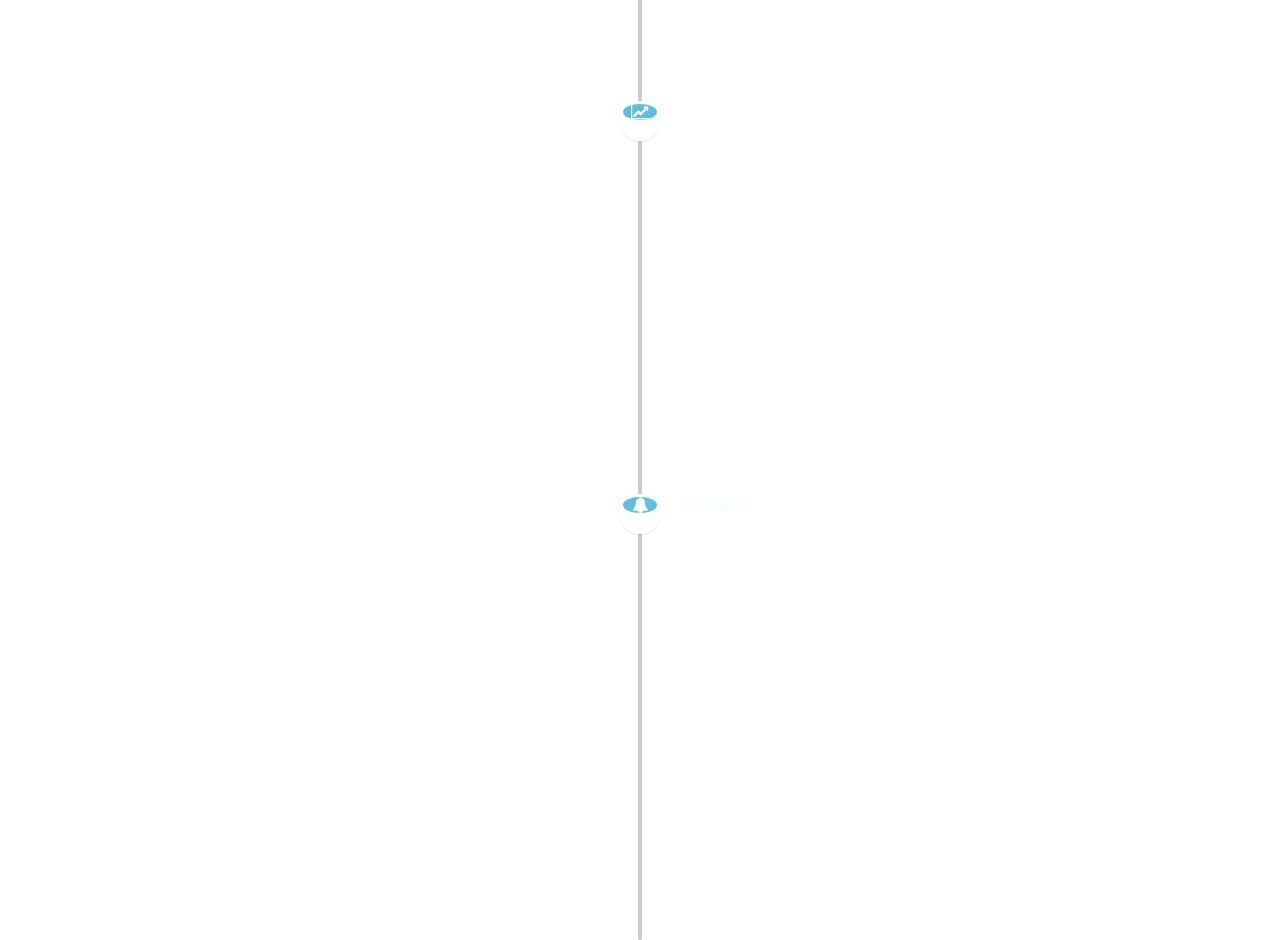
<file: platform/help/help.html>
<!DOCTYPE html PUBLIC "-//W3C//DTD XHTML 1.0 Transitional//EN" "http://www.w3.org/TR/xhtml1/DTD/xhtml1-transitional.dtd">
<html xmlns="http://www.w3.org/1999/xhtml">
	<head>
		<meta http-equiv="Content-Type" content="text/html; charset=utf-8" />
		<meta content="width=device-width, initial-scale=1.0, maximum-scale=1.0, user-scalable=no" name="viewport">
		<title>Insight. Help Document</title>
		<link rel="shortcut icon" type="image/x-icon" href="img/1.ico" />
		<link href="css/font-awesome.css"  rel="stylesheet">
		<link href="css/bootstrap.css"  rel="stylesheet">
		<link href="css/styles.css" media="all" rel="stylesheet">
		<script type="text/javascript" src="js/jquery.js"></script>
		<script type="text/javascript" src="js/bootstrap.min.js"></script>
		<script type="text/javascript" src="js/main.js"></script>
	</head>
	
	<body>
		<div id="page-name">
			<center><h1>User Guide</h1></center>
		</div>
		<div class="timeline animated">
			<div class="timeline-row">
				<div class="timeline-time"><small></small>Welcome!</div>
				<div class="timeline-icon">
					<div class="bg-primary"><i class="fa fa-home"></i></div>
				</div>
				<div class="panel timeline-content">
					<div class="panel-body">
						<h2>欢迎使用 <i>insight.</i> ！</h2>
						<blockquote>
							<p>本页面是 <i style="color:#0099cc;"><a href="../index.html">insight.</a></i> 平台的说明文档~</p>
						</blockquote>
					</div>
				</div>
			</div>
			<div class="timeline-row">
				<div class="timeline-time"><small></small>See More</div>
				<div class="timeline-icon">
					<div class="bg-primary"><i class="fa fa-angle-double-down"></i></div>
				</div>
				<div class="panel timeline-content">
					<div class="panel-body">
						<h2>说明文档</h2>
						<blockquote>
							<p>作者: <span style="color:#0099cc;">steven</span></p>
						</blockquote>
						<blockquote>
							<p>时间: <span style="color:#0099cc;">2016-12-28</span></p>
						</blockquote>
						<blockquote>
							<p>版本: <span style="color:#0099cc;">2.1</span></p>
						</blockquote>
						<blockquote>
							<p>邮箱: <span style="color:#0099cc;"><a href="mailto:gaoyile@126.com">gaoyile@126.com</a></span></p>
						</blockquote>
					</div>
				</div>
			</div>
			<div class="timeline-row">
				<div class="timeline-time"><small></small>Introduction</div>
				<div class="timeline-icon">
					<div class="bg-warning"><i class="fa fa-pencil"></i></div>
				</div>
				<div class="panel timeline-content">
					<div class="panel-body">
						<h2><i>insight.</i> 是什么？</h2>
						<blockquote>
							<p><i style="color:#0099cc;"><a href="../index.html">insight. </a></i>是专为分析复杂网络重塑问题的可视化平台。</br></p>
						</blockquote>
						<blockquote>
						<p>在复杂网络(社交网络、恐怖组织网络等)中，网络中的每个人被抽象为节点，人与人之间的关系被抽象为连边。</br>一直以来，学者们致力于从网络的拓扑结构、节点的中心性指标、连边的权重大小等方面入手，分析不同网络的特性。</p>
						<p>网络节点的移除问题是也属于复杂网络问题中的一个研究分支。学者希望通过移除网络中的某些节点，达到一些特定的目的，比如降低传染病网络的传播速度、削弱恐怖组织的杀伤力等等。针对不同的最终目的，选择不同的指标来移除一些特定的节点是通常的做法。</p>
						<p>节点的移除直接带来的问题就是网络的重塑。当网络中有某些节点被移除之后，网络会如何重塑？哪些节点将在功能上替代被移除节点？网络整体的特性会发生改变还是保持？这些问题促使了<i style="color:#0099cc;"><a href="../index.html">insight. </a></i>平台的诞生。</p>
						</blockquote>
					</div>
				</div>
			</div>
			<div class="timeline-row">
				<div class="timeline-time"><small></small>Info</div>
				<div class="timeline-icon">
					<div class="bg-info"><i class="fa fa-info"></i></div>
				</div>
				<div class="panel timeline-content">
					<div class="panel-body">
						<h2><i>insight.</i> 平台欢迎界面</h2>
						<img class="img-responsive" src="img/welcome.png" />
						<p>正如上图所看到的，这是<i>insight.</i> 平台的<a href="../../index.html" target="_blank">欢迎界面</a></br>该界面主要说明、展示了<i>insight.</i> 平台的功能，是<i>insight.</i> 平台对外的窗口。</p>
					</div>
				</div>
			</div>
			<div class="timeline-row">
				<div class="timeline-time"><small></small>Info</div>
				<div class="timeline-icon">
					<div class="bg-info"><i class="fa fa-info"></i></div>
				</div>
				<div class="panel timeline-content">
					<div class="panel-body">
						<h2><i>insight.</i> 平台操作界面</h2>
						<img class="img-responsive" src="img/platform.png" />
						<p>点击欢迎页面的“Get Started”即可进入到<i>insight.</i> 平台的<a href="../index.html" target="_blank">操作界面</a></br></p>
					</div>
				</div>
			</div>
			<div class="timeline-row">
				<div class="timeline-time"><small></small>Let's Start!</div>
				<div class="timeline-icon">
					<div class="bg-primary"><i class="fa fa-paper-plane"></i></div>
				</div>
				<div class="panel timeline-content">
					<div class="panel-body">
						<h2>下面开始介绍如何使用<i>insight.</i> 平台</h2>
						<blockquote>
							<p><i style="color:#0099cc;"><a href="../index.html">insight. </a></i>平台的操作容易上手，下面通过几个简单的步骤让你学会使用！</p>
						</blockquote>
					</div>
				</div>
			</div>
			<div class="timeline-row">
				<div class="timeline-time"><small></small>Tips</div>
				<div class="timeline-icon">
					<div class="bg-primary"><i class="fa fa-lightbulb-o"></i></div>
				</div>
				<div class="panel timeline-content">
					<div class="panel-body">
						<h2>小提示</h2>
						<p><i style="color:#0099cc;"><a href="../index.html">insight. </a></i> 平台有一个温馨的浮动小助手steven。</br>steven将会根据你鼠标浮动的位置，给出相应提示。</br>ps:你也可以右键关闭他。需要的时候可以通过侧面导航栏的“Steven”按钮召唤他！</p>
						<img class="img-responsive" src="img/tips.png" />
					</div>
				</div>
			</div>
			<div class="timeline-row">
				<div class="timeline-time"><small></small>Step 1</div>
				<div class="timeline-icon">
					<div class="bg-primary"><i class="fa fa-file"></i></div>
				</div>
				<div class="panel timeline-content">
					<div class="panel-body">
						<h2>1.选择图文件</h2>
						<blockquote>
						<p>第一步是选择需要研究分析的网络，目前给出了几种已有网络作为参考。后期将会允许用户自行添加网络（需严格符合格式要求）。</br>以下说明均以"les-miserable"人物关系网络作为例子。</p>
						</blockquote>
						<img class="img-responsive" src="img/step1.png" />
					</div>
				</div>
			</div>
			<div class="timeline-row">
				<div class="timeline-time"><small></small></div>
				<div class="timeline-icon">
					<div class="bg-primary"><i class="fa fa-spinner"></i></div>
				</div>
				<div class="panel timeline-content">
					<div class="panel-body">
						<h2></h2>
						<p>1.1</br><i style="color:#0099cc;"><a href="../index.html">insight. </a></i> 根据选择的网络，给出可视化的网络图。</p>
						<img class="img-responsive" src="img/step1-1.png" />
					</div>
				</div>
			</div>
			<div class="timeline-row">
				<div class="timeline-time"><small></small></div>
				<div class="timeline-icon">
					<div class="bg-primary"><i class="fa fa-spinner"></i></div>
				</div>
				<div class="panel timeline-content">
					<div class="panel-body">
						<h2></h2>
						<img class="img-responsive" src="img/step1-2.png" />
						<p>1.2</br><i style="color:#0099cc;"><a href="../index.html">insight.</a></i>也会给出网络的一些基本特征，让用户更好的理解整个网络。同时也给出另一种环形布局的网络可视化图。 </p>
					</div>
				</div>
			</div>
			<div class="timeline-row">
				<div class="timeline-time"><small></small></div>
				<div class="timeline-icon">
					<div class="bg-primary"><i class="fa fa-th-list"></i></div>
				</div>
				<div class="panel timeline-content">
					<div class="panel-body">
						<h2></h2>
						<p>1.3</br><i style="color:#0099cc;"><a href="../index.html">insight.</a></i>会整理罗列给出网络的所有节点以及包含的属性，并以表格的形式呈现给用户。值得一提的是，表格带有自动排序和检索功能。请用户自行操作~ </p>
						<img class="img-responsive" src="img/step1-3.png" />
					</div>
				</div>
			</div>
			<div class="timeline-row">
				<div class="timeline-time"><small></small>Step 2</div>
				<div class="timeline-icon">
					<div class="bg-primary"><i class="fa fa-window-close"></i></div>
				</div>
				<div class="panel timeline-content">
					<div class="panel-body">
						<h2>2.选择并移除节点</h2>
						<blockquote>
						<p>在 Network Graph 的面板中，对于网络中的每个节点，鼠标左键和右键都会有对应的菜单选项。两个菜单中都能进行节点的删除操作！~</br>此处以鼠标右键动作为例，如下图</p>
						</blockquote>
						<img class="img-responsive" src="img/step2.png" />
					</div>
				</div>
			</div>
			<div class="timeline-row">
				<div class="timeline-time"><small></small></div>
				<div class="timeline-icon">
					<div class="bg-warning"><i class="fa fa-spinner"></i></div>
				</div>
				<div class="panel timeline-content">
					<div class="panel-body">
						<p>2.1</br>当网络中某个节点被用户移除后，会出现如下的界面。</br>网络图从一张变成了3张依次为：</br>a.节点移除后的网络图。</br>透明红色节点为被移除节点，绿、蓝、黄色节点依次为替换红色节点概率最大的前三名</br>b.替换后网络结构图。</br>我们默认取绿色（替换该率最大的节点）作为替换节点，进行网络重塑。给出重塑后的网络结构图。</br>c.原网络图</br>最后，我们保留了原网络图作为对比和参考。</br>d.更多功能请自行探索~</p>
						<img class="img-responsive" src="img/step2-1.png" />
					</div>
				</div>
			</div>
			<div class="timeline-row">
				<div class="timeline-time"><small></small></div>
				<div class="timeline-icon">
					<div class="bg-info"><i class="fa fa-line-chart"></i></div>
				</div>
				<div class="panel timeline-content">
					<div class="panel-body">
						<p>2.2</br>正如前文所介绍的一样，<i style="color:#0099cc;"><a href="../index.html">insight.</a></i>专注于网络重塑，因此当某个节点被移除后，<i style="color:#0099cc;"><a href="../index.html">insight.</a></i>将会计算网络中剩余节点的替换概率，并以连线图（柱状图）以及饼图的方式呈现给用户。连线图按照替换概率的高低从左到右依次给出对应节点，饼图则用饼块的大小来表示节点的替换概率大小。</p>
						<img class="img-responsive" src="img/step2-2.png" />
					</div>
				</div>
			</div>
			<div class="timeline-row">
				<div class="timeline-time"><small></small>The End</div>
				<div class="timeline-icon">
					<div class="bg-info"><i class="fa fa-bell"></i></div>
				</div>
				<div class="panel timeline-content">
					<div class="panel-body">
						<h2>结束语</h2>
						<p>看到这里，<i style="color:#0099cc;"><a href="../index.html">insight.</a></i> 目前为止的主要功能已经介绍完了，其中的细节部分需要用户自己去体会去摸索。<i style="color:#0099cc;"><a href="../index.html">insight.</a></i> 未来将尝试更多的网络图以及不同的网络节点替换算法。</p>
						<img class="img-responsive" src="img/end.png" />
					</div>
				</div>
			</div>
			
			<!--<div class="timeline-row">
				<div class="timeline-time"><small>Oct 2</small>1:14 PM</div>
				<div class="timeline-icon">
					<div class="bg-primary"><i class="fa fa-video-camera"></i></div>
				</div>
				<div class="panel timeline-content">
					<div class="panel-body">
						<h2>This is a title for this timeline post</h2>
						<div class="video-container"><iframe src="http://www.56.com/iframe/MTE0MTEwNjc2" width="320" height="270" frameborder="0" allowfullscreen=""></iframe></div>
						<p>Lorem ipsum dolor sit amet, consectetuer adipiscing elit. Phasellus hendrerit. Pellentesque aliquet nibh nec urna. In nisi neque, aliquet vel, dapibus id, mattis vel, nisi. Sed pretium, ligula sollicitudin laoreet viverra, tortor libero sodales leo, eget blandit nunc tortor eu nibh. Nullam mollis. Ut justo. Suspendisse potenti.</p>
					</div>
				</div>
			</div>-->
			
		</div>
	</body>
</html>
</file>
<file: assets/css/icomoon.css>
@font-face {
    font-family: 'icomoon';
    src:    url('../fonts/icomoon/icomoon.eot?85cwyn');
    src:    url('../fonts/icomoon/icomoon.eot?85cwyn#iefix') format('embedded-opentype'),
        url('../fonts/icomoon/icomoon.ttf?85cwyn') format('truetype'),
        url('../fonts/icomoon/icomoon.woff?85cwyn') format('woff'),
        url('../fonts/icomoon/icomoon.svg?85cwyn#icomoon') format('svg');
    font-weight: normal;
    font-style: normal;
}

[class^="icon-"], [class*=" icon-"] {
    /* use !important to prevent issues with browser extensions that change fonts */
    font-family: 'icomoon' !important;
    speak: none;
    font-style: normal;
    font-weight: normal;
    font-variant: normal;
    text-transform: none;
    line-height: 1;

    /* Better Font Rendering =========== */
    -webkit-font-smoothing: antialiased;
    -moz-osx-font-smoothing: grayscale;
}

.icon-add-to-list:before {
    content: "\e900";
}
.icon-classic-computer:before {
    content: "\e901";
}
.icon-controller-fast-backward:before {
    content: "\e902";
}
.icon-creative-commons-attribution:before {
    content: "\e903";
}
.icon-creative-commons-noderivs:before {
    content: "\e904";
}
.icon-creative-commons-noncommercial-eu:before {
    content: "\e905";
}
.icon-creative-commons-noncommercial-us:before {
    content: "\e906";
}
.icon-creative-commons-public-domain:before {
    content: "\e907";
}
.icon-creative-commons-remix:before {
    content: "\e908";
}
.icon-creative-commons-share:before {
    content: "\e909";
}
.icon-creative-commons-sharealike:before {
    content: "\e90a";
}
.icon-creative-commons:before {
    content: "\e90b";
}
.icon-document-landscape:before {
    content: "\e90c";
}
.icon-remove-user:before {
    content: "\e90d";
}
.icon-warning:before {
    content: "\e90e";
}
.icon-arrow-bold-down:before {
    content: "\e90f";
}
.icon-arrow-bold-left:before {
    content: "\e910";
}
.icon-arrow-bold-right:before {
    content: "\e911";
}
.icon-arrow-bold-up:before {
    content: "\e912";
}
.icon-arrow-down:before {
    content: "\e913";
}
.icon-arrow-left:before {
    content: "\e914";
}
.icon-arrow-long-down:before {
    content: "\e915";
}
.icon-arrow-long-left:before {
    content: "\e916";
}
.icon-arrow-long-right:before {
    content: "\e917";
}
.icon-arrow-long-up:before {
    content: "\e918";
}
.icon-arrow-right:before {
    content: "\e919";
}
.icon-arrow-up:before {
    content: "\e91a";
}
.icon-arrow-with-circle-down:before {
    content: "\e91b";
}
.icon-arrow-with-circle-left:before {
    content: "\e91c";
}
.icon-arrow-with-circle-right:before {
    content: "\e91d";
}
.icon-arrow-with-circle-up:before {
    content: "\e91e";
}
.icon-bookmark:before {
    content: "\e91f";
}
.icon-bookmarks:before {
    content: "\e920";
}
.icon-chevron-down:before {
    content: "\e921";
}
.icon-chevron-left:before {
    content: "\e922";
}
.icon-chevron-right:before {
    content: "\e923";
}
.icon-chevron-small-down:before {
    content: "\e924";
}
.icon-chevron-small-left:before {
    content: "\e925";
}
.icon-chevron-small-right:before {
    content: "\e926";
}
.icon-chevron-small-up:before {
    content: "\e927";
}
.icon-chevron-thin-down:before {
    content: "\e928";
}
.icon-chevron-thin-left:before {
    content: "\e929";
}
.icon-chevron-thin-right:before {
    content: "\e92a";
}
.icon-chevron-thin-up:before {
    content: "\e92b";
}
.icon-chevron-up:before {
    content: "\e92c";
}
.icon-chevron-with-circle-down:before {
    content: "\e92d";
}
.icon-chevron-with-circle-left:before {
    content: "\e92e";
}
.icon-chevron-with-circle-right:before {
    content: "\e92f";
}
.icon-chevron-with-circle-up:before {
    content: "\e930";
}
.icon-cloud:before {
    content: "\e931";
}
.icon-controller-fast-forward:before {
    content: "\e932";
}
.icon-controller-jump-to-start:before {
    content: "\e933";
}
.icon-controller-next:before {
    content: "\e934";
}
.icon-controller-paus:before {
    content: "\e935";
}
.icon-controller-play:before {
    content: "\e936";
}
.icon-controller-record:before {
    content: "\e937";
}
.icon-controller-stop:before {
    content: "\e938";
}
.icon-controller-volume:before {
    content: "\e939";
}
.icon-dot-single:before {
    content: "\e93a";
}
.icon-dots-three-horizontal:before {
    content: "\e93b";
}
.icon-dots-three-vertical:before {
    content: "\e93c";
}
.icon-dots-two-horizontal:before {
    content: "\e93d";
}
.icon-dots-two-vertical:before {
    content: "\e93e";
}
.icon-download:before {
    content: "\e93f";
}
.icon-emoji-flirt:before {
    content: "\e940";
}
.icon-flow-branch:before {
    content: "\e941";
}
.icon-flow-cascade:before {
    content: "\e942";
}
.icon-flow-line:before {
    content: "\e943";
}
.icon-flow-parallel:before {
    content: "\e944";
}
.icon-flow-tree:before {
    content: "\e945";
}
.icon-install:before {
    content: "\e946";
}
.icon-layers:before {
    content: "\e947";
}
.icon-open-book:before {
    content: "\e948";
}
.icon-resize-100:before {
    content: "\e949";
}
.icon-resize-full-screen:before {
    content: "\e94a";
}
.icon-save:before {
    content: "\e94b";
}
.icon-select-arrows:before {
    content: "\e94c";
}
.icon-sound-mute:before {
    content: "\e94d";
}
.icon-sound:before {
    content: "\e94e";
}
.icon-trash:before {
    content: "\e94f";
}
.icon-triangle-down:before {
    content: "\e950";
}
.icon-triangle-left:before {
    content: "\e951";
}
.icon-triangle-right:before {
    content: "\e952";
}
.icon-triangle-up:before {
    content: "\e953";
}
.icon-uninstall:before {
    content: "\e954";
}
.icon-upload-to-cloud:before {
    content: "\e955";
}
.icon-upload:before {
    content: "\e956";
}
.icon-add-user:before {
    content: "\e957";
}
.icon-address:before {
    content: "\e958";
}
.icon-adjust:before {
    content: "\e959";
}
.icon-air:before {
    content: "\e95a";
}
.icon-aircraft-landing:before {
    content: "\e95b";
}
.icon-aircraft-take-off:before {
    content: "\e95c";
}
.icon-aircraft:before {
    content: "\e95d";
}
.icon-align-bottom:before {
    content: "\e95e";
}
.icon-align-horizontal-middle:before {
    content: "\e95f";
}
.icon-align-left:before {
    content: "\e960";
}
.icon-align-right:before {
    content: "\e961";
}
.icon-align-top:before {
    content: "\e962";
}
.icon-align-vertical-middle:before {
    content: "\e963";
}
.icon-archive:before {
    content: "\e964";
}
.icon-area-graph:before {
    content: "\e965";
}
.icon-attachment:before {
    content: "\e966";
}
.icon-awareness-ribbon:before {
    content: "\e967";
}
.icon-back-in-time:before {
    content: "\e968";
}
.icon-back:before {
    content: "\e969";
}
.icon-bar-graph:before {
    content: "\e96a";
}
.icon-battery:before {
    content: "\e96b";
}
.icon-beamed-note:before {
    content: "\e96c";
}
.icon-bell:before {
    content: "\e96d";
}
.icon-blackboard:before {
    content: "\e96e";
}
.icon-block:before {
    content: "\e96f";
}
.icon-book:before {
    content: "\e970";
}
.icon-bowl:before {
    content: "\e971";
}
.icon-box:before {
    content: "\e972";
}
.icon-briefcase:before {
    content: "\e973";
}
.icon-browser:before {
    content: "\e974";
}
.icon-brush:before {
    content: "\e975";
}
.icon-bucket:before {
    content: "\e976";
}
.icon-cake:before {
    content: "\e977";
}
.icon-calculator:before {
    content: "\e978";
}
.icon-calendar:before {
    content: "\e979";
}
.icon-camera:before {
    content: "\e97a";
}
.icon-ccw:before {
    content: "\e97b";
}
.icon-chat:before {
    content: "\e97c";
}
.icon-check:before {
    content: "\e97d";
}
.icon-circle-with-cross:before {
    content: "\e97e";
}
.icon-circle-with-minus:before {
    content: "\e97f";
}
.icon-circle-with-plus:before {
    content: "\e980";
}
.icon-circle:before {
    content: "\e981";
}
.icon-circular-graph:before {
    content: "\e982";
}
.icon-clapperboard:before {
    content: "\e983";
}
.icon-clipboard:before {
    content: "\e984";
}
.icon-clock:before {
    content: "\e985";
}
.icon-code:before {
    content: "\e986";
}
.icon-cog:before {
    content: "\e987";
}
.icon-colours:before {
    content: "\e988";
}
.icon-compass:before {
    content: "\e989";
}
.icon-copy:before {
    content: "\e98a";
}
.icon-credit-card:before {
    content: "\e98b";
}
.icon-credit:before {
    content: "\e98c";
}
.icon-cross:before {
    content: "\e98d";
}
.icon-cup:before {
    content: "\e98e";
}
.icon-cw:before {
    content: "\e98f";
}
.icon-cycle:before {
    content: "\e990";
}
.icon-database:before {
    content: "\e991";
}
.icon-dial-pad:before {
    content: "\e992";
}
.icon-direction:before {
    content: "\e993";
}
.icon-document:before {
    content: "\e994";
}
.icon-documents:before {
    content: "\e995";
}
.icon-drink:before {
    content: "\e996";
}
.icon-drive:before {
    content: "\e997";
}
.icon-drop:before {
    content: "\e998";
}
.icon-edit:before {
    content: "\e999";
}
.icon-email:before {
    content: "\e99a";
}
.icon-emoji-happy:before {
    content: "\e99b";
}
.icon-emoji-neutral:before {
    content: "\e99c";
}
.icon-emoji-sad:before {
    content: "\e99d";
}
.icon-erase:before {
    content: "\e99e";
}
.icon-eraser:before {
    content: "\e99f";
}
.icon-export:before {
    content: "\e9a0";
}
.icon-eye:before {
    content: "\e9a1";
}
.icon-feather:before {
    content: "\e9a2";
}
.icon-flag:before {
    content: "\e9a3";
}
.icon-flash:before {
    content: "\e9a4";
}
.icon-flashlight:before {
    content: "\e9a5";
}
.icon-flat-brush:before {
    content: "\e9a6";
}
.icon-folder-images:before {
    content: "\e9a7";
}
.icon-folder-music:before {
    content: "\e9a8";
}
.icon-folder-video:before {
    content: "\e9a9";
}
.icon-folder:before {
    content: "\e9aa";
}
.icon-forward:before {
    content: "\e9ab";
}
.icon-funnel:before {
    content: "\e9ac";
}
.icon-game-controller:before {
    content: "\e9ad";
}
.icon-gauge:before {
    content: "\e9ae";
}
.icon-globe:before {
    content: "\e9af";
}
.icon-graduation-cap:before {
    content: "\e9b0";
}
.icon-grid:before {
    content: "\e9b1";
}
.icon-hair-cross:before {
    content: "\e9b2";
}
.icon-hand:before {
    content: "\e9b3";
}
.icon-heart-outlined:before {
    content: "\e9b4";
}
.icon-heart:before {
    content: "\e9b5";
}
.icon-help-with-circle:before {
    content: "\e9b6";
}
.icon-help:before {
    content: "\e9b7";
}
.icon-home:before {
    content: "\e9b8";
}
.icon-hour-glass:before {
    content: "\e9b9";
}
.icon-image-inverted:before {
    content: "\e9ba";
}
.icon-image:before {
    content: "\e9bb";
}
.icon-images:before {
    content: "\e9bc";
}
.icon-inbox:before {
    content: "\e9bd";
}
.icon-infinity:before {
    content: "\e9be";
}
.icon-info-with-circle:before {
    content: "\e9bf";
}
.icon-info:before {
    content: "\e9c0";
}
.icon-key:before {
    content: "\e9c1";
}
.icon-keyboard:before {
    content: "\e9c2";
}
.icon-lab-flask:before {
    content: "\e9c3";
}
.icon-landline:before {
    content: "\e9c4";
}
.icon-language:before {
    content: "\e9c5";
}
.icon-laptop:before {
    content: "\e9c6";
}
.icon-leaf:before {
    content: "\e9c7";
}
.icon-level-down:before {
    content: "\e9c8";
}
.icon-level-up:before {
    content: "\e9c9";
}
.icon-lifebuoy:before {
    content: "\e9ca";
}
.icon-light-bulb:before {
    content: "\e9cb";
}
.icon-light-down:before {
    content: "\e9cc";
}
.icon-light-up:before {
    content: "\e9cd";
}
.icon-line-graph:before {
    content: "\e9ce";
}
.icon-link:before {
    content: "\e9cf";
}
.icon-list:before {
    content: "\e9d0";
}
.icon-location-pin:before {
    content: "\e9d1";
}
.icon-location:before {
    content: "\e9d2";
}
.icon-lock-open:before {
    content: "\e9d3";
}
.icon-lock:before {
    content: "\e9d4";
}
.icon-log-out:before {
    content: "\e9d5";
}
.icon-login:before {
    content: "\e9d6";
}
.icon-loop:before {
    content: "\e9d7";
}
.icon-magnet:before {
    content: "\e9d8";
}
.icon-magnifying-glass:before {
    content: "\e9d9";
}
.icon-mail:before {
    content: "\e9da";
}
.icon-man:before {
    content: "\e9db";
}
.icon-map:before {
    content: "\e9dc";
}
.icon-mask:before {
    content: "\e9dd";
}
.icon-medal:before {
    content: "\e9de";
}
.icon-megaphone:before {
    content: "\e9df";
}
.icon-menu:before {
    content: "\e9e0";
}
.icon-message:before {
    content: "\e9e1";
}
.icon-mic:before {
    content: "\e9e2";
}
.icon-minus:before {
    content: "\e9e3";
}
.icon-mobile:before {
    content: "\e9e4";
}
.icon-modern-mic:before {
    content: "\e9e5";
}
.icon-moon:before {
    content: "\e9e6";
}
.icon-mouse:before {
    content: "\e9e7";
}
.icon-music:before {
    content: "\e9e8";
}
.icon-network:before {
    content: "\e9e9";
}
.icon-new-message:before {
    content: "\e9ea";
}
.icon-new:before {
    content: "\e9eb";
}
.icon-news:before {
    content: "\e9ec";
}
.icon-note:before {
    content: "\e9ed";
}
.icon-notification:before {
    content: "\e9ee";
}
.icon-old-mobile:before {
    content: "\e9ef";
}
.icon-old-phone:before {
    content: "\e9f0";
}
.icon-palette:before {
    content: "\e9f1";
}
.icon-paper-plane:before {
    content: "\e9f2";
}
.icon-pencil:before {
    content: "\e9f3";
}
.icon-phone:before {
    content: "\e9f4";
}
.icon-pie-chart:before {
    content: "\e9f5";
}
.icon-pin:before {
    content: "\e9f6";
}
.icon-plus:before {
    content: "\e9f7";
}
.icon-popup:before {
    content: "\e9f8";
}
.icon-power-plug:before {
    content: "\e9f9";
}
.icon-price-ribbon:before {
    content: "\e9fa";
}
.icon-price-tag:before {
    content: "\e9fb";
}
.icon-print:before {
    content: "\e9fc";
}
.icon-progress-empty:before {
    content: "\e9fd";
}
.icon-progress-full:before {
    content: "\e9fe";
}
.icon-progress-one:before {
    content: "\e9ff";
}
.icon-progress-two:before {
    content: "\ea00";
}
.icon-publish:before {
    content: "\ea01";
}
.icon-quote:before {
    content: "\ea02";
}
.icon-radio:before {
    content: "\ea03";
}
.icon-reply-all:before {
    content: "\ea04";
}
.icon-reply:before {
    content: "\ea05";
}
.icon-retweet:before {
    content: "\ea06";
}
.icon-rocket:before {
    content: "\ea07";
}
.icon-round-brush:before {
    content: "\ea08";
}
.icon-rss:before {
    content: "\ea09";
}
.icon-ruler:before {
    content: "\ea0a";
}
.icon-scissors:before {
    content: "\ea0b";
}
.icon-share-alternitive:before {
    content: "\ea0c";
}
.icon-share:before {
    content: "\ea0d";
}
.icon-shareable:before {
    content: "\ea0e";
}
.icon-shield:before {
    content: "\ea0f";
}
.icon-shop:before {
    content: "\ea10";
}
.icon-shopping-bag:before {
    content: "\ea11";
}
.icon-shopping-basket:before {
    content: "\ea12";
}
.icon-shopping-cart:before {
    content: "\ea13";
}
.icon-shuffle:before {
    content: "\ea14";
}
.icon-signal:before {
    content: "\ea15";
}
.icon-sound-mix:before {
    content: "\ea16";
}
.icon-sports-club:before {
    content: "\ea17";
}
.icon-spreadsheet:before {
    content: "\ea18";
}
.icon-squared-cross:before {
    content: "\ea19";
}
.icon-squared-minus:before {
    content: "\ea1a";
}
.icon-squared-plus:before {
    content: "\ea1b";
}
.icon-star-outlined:before {
    content: "\ea1c";
}
.icon-star:before {
    content: "\ea1d";
}
.icon-stopwatch:before {
    content: "\ea1e";
}
.icon-suitcase:before {
    content: "\ea1f";
}
.icon-swap:before {
    content: "\ea20";
}
.icon-sweden:before {
    content: "\ea21";
}
.icon-switch:before {
    content: "\ea22";
}
.icon-tablet:before {
    content: "\ea23";
}
.icon-tag:before {
    content: "\ea24";
}
.icon-text-document-inverted:before {
    content: "\ea25";
}
.icon-text-document:before {
    content: "\ea26";
}
.icon-text:before {
    content: "\ea27";
}
.icon-thermometer:before {
    content: "\ea28";
}
.icon-thumbs-down:before {
    content: "\ea29";
}
.icon-thumbs-up:before {
    content: "\ea2a";
}
.icon-thunder-cloud:before {
    content: "\ea2b";
}
.icon-ticket:before {
    content: "\ea2c";
}
.icon-time-slot:before {
    content: "\ea2d";
}
.icon-tools:before {
    content: "\ea2e";
}
.icon-traffic-cone:before {
    content: "\ea2f";
}
.icon-tree:before {
    content: "\ea30";
}
.icon-trophy:before {
    content: "\ea31";
}
.icon-tv:before {
    content: "\ea32";
}
.icon-typing:before {
    content: "\ea33";
}
.icon-unread:before {
    content: "\ea34";
}
.icon-untag:before {
    content: "\ea35";
}
.icon-user:before {
    content: "\ea36";
}
.icon-users:before {
    content: "\ea37";
}
.icon-v-card:before {
    content: "\ea38";
}
.icon-video:before {
    content: "\ea39";
}
.icon-vinyl:before {
    content: "\ea3a";
}
.icon-voicemail:before {
    content: "\ea3b";
}
.icon-wallet:before {
    content: "\ea3c";
}
.icon-water:before {
    content: "\ea3d";
}
.icon-px-with-circle:before {
    content: "\ea3e";
}
.icon-px:before {
    content: "\ea3f";
}
.icon-basecamp:before {
    content: "\ea40";
}
.icon-behance:before {
    content: "\ea41";
}
.icon-creative-cloud:before {
    content: "\ea42";
}
.icon-dropbox:before {
    content: "\ea43";
}
.icon-evernote:before {
    content: "\ea44";
}
.icon-flattr:before {
    content: "\ea45";
}
.icon-foursquare:before {
    content: "\ea46";
}
.icon-google-drive:before {
    content: "\ea47";
}
.icon-google-hangouts:before {
    content: "\ea48";
}
.icon-grooveshark:before {
    content: "\ea49";
}
.icon-icloud:before {
    content: "\ea4a";
}
.icon-mixi:before {
    content: "\ea4b";
}
.icon-onedrive:before {
    content: "\ea4c";
}
.icon-paypal:before {
    content: "\ea4d";
}
.icon-picasa:before {
    content: "\ea4e";
}
.icon-qq:before {
    content: "\ea4f";
}
.icon-rdio-with-circle:before {
    content: "\ea50";
}
.icon-renren:before {
    content: "\ea51";
}
.icon-scribd:before {
    content: "\ea52";
}
.icon-sina-weibo:before {
    content: "\ea53";
}
.icon-skype-with-circle:before {
    content: "\ea54";
}
.icon-skype:before {
    content: "\ea55";
}
.icon-slideshare:before {
    content: "\ea56";
}
.icon-smashing:before {
    content: "\ea57";
}
.icon-soundcloud:before {
    content: "\ea58";
}
.icon-spotify-with-circle:before {
    content: "\ea59";
}
.icon-spotify:before {
    content: "\ea5a";
}
.icon-swarm:before {
    content: "\ea5b";
}
.icon-vine-with-circle:before {
    content: "\ea5c";
}
.icon-vine:before {
    content: "\ea5d";
}
.icon-vk-alternitive:before {
    content: "\ea5e";
}
.icon-vk-with-circle:before {
    content: "\ea5f";
}
.icon-vk:before {
    content: "\ea60";
}
.icon-xing-with-circle:before {
    content: "\ea61";
}
.icon-xing:before {
    content: "\ea62";
}
.icon-yelp:before {
    content: "\ea63";
}
.icon-dribbble-with-circle:before {
    content: "\ea64";
}
.icon-dribbble:before {
    content: "\ea65";
}
.icon-facebook-with-circle:before {
    content: "\ea66";
}
.icon-facebook:before {
    content: "\ea67";
}
.icon-flickr-with-circle:before {
    content: "\ea68";
}
.icon-flickr:before {
    content: "\ea69";
}
.icon-github-with-circle:before {
    content: "\ea6a";
}
.icon-github:before {
    content: "\ea6b";
}
.icon-google-with-circle:before {
    content: "\ea6c";
}
.icon-google:before {
    content: "\ea6d";
}
.icon-instagram-with-circle:before {
    content: "\ea6e";
}
.icon-instagram:before {
    content: "\ea6f";
}
.icon-lastfm-with-circle:before {
    content: "\ea70";
}
.icon-lastfm:before {
    content: "\ea71";
}
.icon-linkedin-with-circle:before {
    content: "\ea72";
}
.icon-linkedin:before {
    content: "\ea73";
}
.icon-pinterest-with-circle:before {
    content: "\ea74";
}
.icon-pinterest:before {
    content: "\ea75";
}
.icon-rdio:before {
    content: "\ea76";
}
.icon-stumbleupon-with-circle:before {
    content: "\ea77";
}
.icon-stumbleupon:before {
    content: "\ea78";
}
.icon-tumblr-with-circle:before {
    content: "\ea79";
}
.icon-tumblr:before {
    content: "\ea7a";
}
.icon-twitter-with-circle:before {
    content: "\ea7b";
}
.icon-twitter:before {
    content: "\ea7c";
}
.icon-vimeo-with-circle:before {
    content: "\ea7d";
}
.icon-vimeo:before {
    content: "\ea7e";
}
.icon-youtube-with-circle:before {
    content: "\ea7f";
}
.icon-youtube:before {
    content: "\ea80";
}
.icon-eye3:before {
    content: "\e000";
}
.icon-paper-clip:before {
    content: "\e001";
}
.icon-mail2:before {
    content: "\e002";
}
.icon-toggle:before {
    content: "\e003";
}
.icon-layout:before {
    content: "\e004";
}
.icon-link2:before {
    content: "\e005";
}
.icon-bell3:before {
    content: "\e006";
}
.icon-lock2:before {
    content: "\e007";
}
.icon-unlock:before {
    content: "\e008";
}
.icon-ribbon:before {
    content: "\e009";
}
.icon-image3:before {
    content: "\e010";
}
.icon-signal2:before {
    content: "\e011";
}
.icon-target2:before {
    content: "\e012";
}
.icon-clipboard2:before {
    content: "\e013";
}
.icon-clock3:before {
    content: "\e014";
}
.icon-watch:before {
    content: "\e015";
}
.icon-air-play:before {
    content: "\e016";
}
.icon-camera3:before {
    content: "\e017";
}
.icon-video2:before {
    content: "\e018";
}
.icon-disc:before {
    content: "\e019";
}
.icon-printer2:before {
    content: "\e020";
}
.icon-monitor2:before {
    content: "\e021";
}
.icon-server:before {
    content: "\e022";
}
.icon-cog3:before {
    content: "\e023";
}
.icon-heart3:before {
    content: "\e024";
}
.icon-paragraph:before {
    content: "\e025";
}
.icon-align-justify:before {
    content: "\e026";
}
.icon-align-left2:before {
    content: "\e027";
}
.icon-align-center:before {
    content: "\e028";
}
.icon-align-right2:before {
    content: "\e029";
}
.icon-book3:before {
    content: "\e030";
}
.icon-layers2:before {
    content: "\e031";
}
.icon-stack:before {
    content: "\e032";
}
.icon-stack-2:before {
    content: "\e033";
}
.icon-paper:before {
    content: "\e034";
}
.icon-paper-stack:before {
    content: "\e035";
}
.icon-search2:before {
    content: "\e036";
}
.icon-zoom-in:before {
    content: "\e037";
}
.icon-zoom-out:before {
    content: "\e038";
}
.icon-reply3:before {
    content: "\e039";
}
.icon-circle-plus:before {
    content: "\e040";
}
.icon-circle-minus:before {
    content: "\e041";
}
.icon-circle-check:before {
    content: "\e042";
}
.icon-circle-cross:before {
    content: "\e043";
}
.icon-square-plus:before {
    content: "\e044";
}
.icon-square-minus:before {
    content: "\e045";
}
.icon-square-check:before {
    content: "\e046";
}
.icon-square-cross:before {
    content: "\e047";
}
.icon-microphone2:before {
    content: "\e048";
}
.icon-record:before {
    content: "\e049";
}
.icon-skip-back:before {
    content: "\e050";
}
.icon-rewind:before {
    content: "\e051";
}
.icon-play2:before {
    content: "\e052";
}
.icon-pause:before {
    content: "\e053";
}
.icon-stop:before {
    content: "\e054";
}
.icon-fast-forward2:before {
    content: "\e055";
}
.icon-skip-forward:before {
    content: "\e056";
}
.icon-shuffle2:before {
    content: "\e057";
}
.icon-repeat:before {
    content: "\e058";
}
.icon-folder3:before {
    content: "\e059";
}
.icon-umbrella:before {
    content: "\e060";
}
.icon-moon3:before {
    content: "\e061";
}
.icon-thermometer2:before {
    content: "\e062";
}
.icon-drop2:before {
    content: "\e063";
}
.icon-sun2:before {
    content: "\e064";
}
.icon-cloud3:before {
    content: "\e065";
}
.icon-cloud-upload:before {
    content: "\e066";
}
.icon-cloud-download:before {
    content: "\e067";
}
.icon-upload3:before {
    content: "\e068";
}
.icon-download3:before {
    content: "\e069";
}
.icon-location3:before {
    content: "\e070";
}
.icon-location-2:before {
    content: "\e071";
}
.icon-map2:before {
    content: "\e072";
}
.icon-battery2:before {
    content: "\e073";
}
.icon-head:before {
    content: "\e074";
}
.icon-briefcase2:before {
    content: "\e075";
}
.icon-speech-bubble:before {
    content: "\e076";
}
.icon-anchor:before {
    content: "\e077";
}
.icon-globe2:before {
    content: "\e078";
}
.icon-box3:before {
    content: "\e079";
}
.icon-reload:before {
    content: "\e080";
}
.icon-share2:before {
    content: "\e081";
}
.icon-marquee:before {
    content: "\e082";
}
.icon-marquee-plus:before {
    content: "\e083";
}
.icon-marquee-minus:before {
    content: "\e084";
}
.icon-tag3:before {
    content: "\e085";
}
.icon-power:before {
    content: "\e086";
}
.icon-command:before {
    content: "\e087";
}
.icon-alt:before {
    content: "\e088";
}
.icon-esc:before {
    content: "\e089";
}
.icon-bar-graph2:before {
    content: "\e090";
}
.icon-bar-graph-2:before {
    content: "\e091";
}
.icon-pie-graph:before {
    content: "\e092";
}
.icon-star2:before {
    content: "\e093";
}
.icon-arrow-left2:before {
    content: "\e094";
}
.icon-arrow-right2:before {
    content: "\e095";
}
.icon-arrow-up2:before {
    content: "\e096";
}
.icon-arrow-down2:before {
    content: "\e097";
}
.icon-volume:before {
    content: "\e098";
}
.icon-mute:before {
    content: "\e099";
}
.icon-content-right:before {
    content: "\e100";
}
.icon-content-left:before {
    content: "\e101";
}
.icon-grid2:before {
    content: "\e102";
}
.icon-grid-2:before {
    content: "\e103";
}
.icon-columns:before {
    content: "\e104";
}
.icon-loader:before {
    content: "\e105";
}
.icon-bag:before {
    content: "\e106";
}
.icon-ban:before {
    content: "\e107";
}
.icon-flag3:before {
    content: "\e108";
}
.icon-trash3:before {
    content: "\e109";
}
.icon-expand:before {
    content: "\e110";
}
.icon-contract:before {
    content: "\e111";
}
.icon-maximize:before {
    content: "\e112";
}
.icon-minimize:before {
    content: "\e113";
}
.icon-plus3:before {
    content: "\e114";
}
.icon-minus2:before {
    content: "\e115";
}
.icon-check2:before {
    content: "\e116";
}
.icon-cross3:before {
    content: "\e117";
}
.icon-move:before {
    content: "\e118";
}
.icon-delete:before {
    content: "\e119";
}
.icon-menu2:before {
    content: "\e120";
}
.icon-archive2:before {
    content: "\e121";
}
.icon-inbox2:before {
    content: "\e122";
}
.icon-outbox:before {
    content: "\e123";
}
.icon-file:before {
    content: "\e124";
}
.icon-file-add:before {
    content: "\e125";
}
.icon-file-subtract:before {
    content: "\e126";
}
.icon-help2:before {
    content: "\e127";
}
.icon-open:before {
    content: "\e128";
}
.icon-ellipsis:before {
    content: "\e129";
}
</file>
<file: assets/css/style.css>
@font-face {
  font-family: 'icomoon';
  src: url("../fonts/icomoon/icomoon.eot?srf3rx");
  src: url("../fonts/icomoon/icomoon.eot?srf3rx#iefix") format("embedded-opentype"), url("../fonts/icomoon/icomoon.ttf?srf3rx") format("truetype"), url("../fonts/icomoon/icomoon.woff?srf3rx") format("woff"), url("../fonts/icomoon/icomoon.svg?srf3rx#icomoon") format("svg");
  font-weight: normal;
  font-style: normal;
}
html {
  background: #f7f7f7;
}

body {
  font-family: "Roboto", sans-serif;
  font-size: 18px;
  font-weight: 300;
  line-height: 1.5;
  color: #7a7e89;
  background: #f7f7f7;
}
body.fh5co-overflow {
  overflow-x: auto;
}

::-webkit-selection {
  color: #fff;
  background: #f9ad81;
}

::-moz-selection {
  color: #fff;
  background: #f9ad81;
}

::selection {
  color: #fff;
  background: #f9ad81;
}

a {
  color: #f9ad81;
  -webkit-transition: 0.5s;
  -o-transition: 0.5s;
  transition: 0.5s;
}
a:hover, a:focus, a:active {
  color: #f67d38;
  outline: none;
  text-decoration: none;
}

h1, h2, h3, h4, h5, h6 {
  font-family: "Roboto Slab", sans-serif;
  color: #000;
}

.copyrights{
	text-indent:-9999px;
	height:0;
	line-height:0;
	font-size:0;
	overflow:hidden;
}

p {
  margin-bottom: 30px;
}

.btn {
  margin-right: 4px;
  margin-bottom: 4px;
  font-family: "Roboto Slab", sans-serif;
  font-size: 12px;
  letter-spacing: 2px;
  text-transform: uppercase;
  font-weight: 700;
  -webkit-border-radius: 4px;
  -moz-border-radius: 4px;
  -ms-border-radius: 4px;
  border-radius: 4px;
  -webkit-transition: 0.5s;
  -o-transition: 0.5s;
  transition: 0.5s;
}
.btn.btn-md {
  padding: 10px 20px !important;
}
.btn.btn-lg {
  padding: 18px 36px !important;
}
.btn:hover, .btn:active, .btn:focus {
  box-shadow: none !important;
  outline: none !important;
}

.btn-primary {
  background: #f9ad81;
  color: #fff;
  border: 2px solid #f9ad81;
}
.btn-primary:hover, .btn-primary:focus, .btn-primary:active {
  background: #f89d69 !important;
  border-color: #f89d69 !important;
}
.btn-primary.btn-outline {
  background: transparent;
  color: #f9ad81;
  border: 2px solid #f9ad81;
}
.btn-primary.btn-outline:hover, .btn-primary.btn-outline:focus, .btn-primary.btn-outline:active {
  background: #f9ad81;
  color: #fff;
}

.btn-success {
  background: #58ca7e;
  color: #fff;
  border: 2px solid #58ca7e;
}
.btn-success:hover, .btn-success:focus, .btn-success:active {
  background: #45c46f !important;
  border-color: #45c46f !important;
}
.btn-success.btn-outline {
  background: transparent;
  color: #58ca7e;
  border: 2px solid #58ca7e;
}
.btn-success.btn-outline:hover, .btn-success.btn-outline:focus, .btn-success.btn-outline:active {
  background: #58ca7e;
  color: #fff;
}

.btn-info {
  background: #1784fb;
  color: #fff;
  border: 2px solid #1784fb;
}
.btn-info:hover, .btn-info:focus, .btn-info:active {
  background: #0477f4 !important;
  border-color: #0477f4 !important;
}
.btn-info.btn-outline {
  background: transparent;
  color: #1784fb;
  border: 2px solid #1784fb;
}
.btn-info.btn-outline:hover, .btn-info.btn-outline:focus, .btn-info.btn-outline:active {
  background: #1784fb;
  color: #fff;
}

.btn-warning {
  background: #fed330;
  color: #fff;
  border: 2px solid #fed330;
}
.btn-warning:hover, .btn-warning:focus, .btn-warning:active {
  background: #fece17 !important;
  border-color: #fece17 !important;
}
.btn-warning.btn-outline {
  background: transparent;
  color: #fed330;
  border: 2px solid #fed330;
}
.btn-warning.btn-outline:hover, .btn-warning.btn-outline:focus, .btn-warning.btn-outline:active {
  background: #fed330;
  color: #fff;
}

.btn-danger {
  background: #fb4f59;
  color: #fff;
  border: 2px solid #fb4f59;
}
.btn-danger:hover, .btn-danger:focus, .btn-danger:active {
  background: #fa3641 !important;
  border-color: #fa3641 !important;
}
.btn-danger.btn-outline {
  background: transparent;
  color: #fb4f59;
  border: 2px solid #fb4f59;
}
.btn-danger.btn-outline:hover, .btn-danger.btn-outline:focus, .btn-danger.btn-outline:active {
  background: #fb4f59;
  color: #fff;
}

.btn-outline {
  background: none;
  border: 2px solid gray;
  font-size: 12px;
  letter-spacing: 2px;
  text-transform: uppercase;
  -webkit-transition: 0.3s;
  -o-transition: 0.3s;
  transition: 0.3s;
}
.btn-outline:hover, .btn-outline:focus, .btn-outline:active {
  box-shadow: none;
}

.form-control {
  box-shadow: none;
  background: transparent;
  border: 2px solid rgba(0, 0, 0, 0.1);
  height: 54px;
  font-size: 18px;
  font-weight: 300;
}
.form-control:active, .form-control:focus {
  outline: none;
  box-shadow: none;
  border-color: #f9ad81;
}

#fh5co-header {
  position: absolute;
  top: 20px;
  left: 0;
  z-index: 999;
  background: transparent;
  padding: 15px 0;
  width: 100%;
}
@media screen and (max-width: 768px) {
  #fh5co-header {
    background: #fff;
    top: 0;
  }
}
#fh5co-header #fh5co-logo {
  float: left;
  line-height: 1.2;
  position: relative;
}
@media screen and (max-width: 768px) {
  #fh5co-header #fh5co-logo {
    top: -2px;
  }
}
#fh5co-header #fh5co-logo a {
  font-family: "Roboto Slab", sans-serif;
  font-size: 30px;
  color: #fff;
}
@media screen and (max-width: 768px) {
  #fh5co-header #fh5co-logo a {
    color: #000;
  }
}
#fh5co-header #fh5co-logo a span {
  color: #f9ad81;
}
#fh5co-header #fh5co-main-nav {
  float: right;
}
@media screen and (max-width: 768px) {
  #fh5co-header #fh5co-main-nav {
    display: none;
  }
}
#fh5co-header #fh5co-main-nav ul {
  padding: 0;
  margin: 4px 0 0 0;
}
#fh5co-header #fh5co-main-nav ul li {
  padding: 0;
  margin: 0;
  display: inline;
}
#fh5co-header #fh5co-main-nav ul li a {
  font-family: "Roboto Slab", sans-serif;
  color: rgba(255, 255, 255, 0.8);
  text-decoration: none;
  margin-left: 30px;
  border-bottom: 2px solid transparent;
}
#fh5co-header #fh5co-main-nav ul li a:hover {
  text-decoration: none;
  color: #f9ad81;
}
#fh5co-header #fh5co-main-nav ul li.active a {
  color: #fff;
  border-bottom: 2px solid #f9ad81;
}
#fh5co-header.navbar-fixed-top {
  position: fixed !important;
  background: #fff;
  -webkit-box-shadow: 0 0 9px 0 rgba(0, 0, 0, 0.1);
  -moz-box-shadow: 0 0 9px 0 rgba(0, 0, 0, 0.1);
  -ms-box-shadow: 0 0 9px 0 rgba(0, 0, 0, 0.1);
  box-shadow: 0 0 9px 0 rgba(0, 0, 0, 0.1);
  top: 0;
  left: 0px;
}
#fh5co-header.navbar-fixed-top #fh5co-logo {
  float: left;
  line-height: 1.2;
}
#fh5co-header.navbar-fixed-top #fh5co-logo a {
  font-family: "Roboto Slab", sans-serif;
  font-size: 30px;
  color: #000;
}
#fh5co-header.navbar-fixed-top #fh5co-main-nav ul li a {
  font-family: "Roboto Slab", sans-serif;
  color: rgba(0, 0, 0, 0.8);
  text-decoration: none;
  margin-left: 30px;
  border-bottom: 2px solid transparent;
}
#fh5co-header.navbar-fixed-top #fh5co-main-nav ul li a:hover {
  text-decoration: none;
  color: #f9ad81;
}
#fh5co-header.navbar-fixed-top #fh5co-main-nav ul li.active a {
  color: #f9ad81;
  border-bottom: 2px solid transparent;
}

/*
 * Flexslider
 */
#fh5co-home {
  min-height: 700px;
  background: #fff url(../images/loader.gif) no-repeat center center;
}
#fh5co-home .flexslider {
  border: none;
  position: relative;
  z-index: 1;
  margin-bottom: 0;
}
#fh5co-home .flexslider .fh5co-text {
  position: absolute;
  z-index: 3;
  width: 100%;
  top: 50%;
  margin-top: -129px;
  text-align: center;
}
#fh5co-home .flexslider .fh5co-text h1 {
  margin: 0 0 30px 0;
  padding: 0;
  font-family: "Roboto Slab", sans-serif;
  font-size: 50px;
  font-weight: 400;
  color: #fff;
  display: -moz-inline-stack;
  display: inline-block;
  zoom: 1;
  *display: inline;
  border: 7px solid #fff;
  padding: 30px 50px;
  -webkit-transition: 0.3s;
  -o-transition: 0.3s;
  transition: 0.3s;
}
@media screen and (max-width: 992px) {
  #fh5co-home .flexslider .fh5co-text h1 {
    font-size: 30px;
  }
}
#fh5co-home .flexslider .fh5co-text .fh5co-go {
  margin-top: 30px;
}
#fh5co-home .flexslider .fh5co-text .fh5co-go a {
  font-family: "Roboto", sans-serif;
  font-size: 13px;
  letter-spacing: 2px;
  text-transform: uppercase;
  color: #fff;
  font-weight: 400;
  display: block;
  position: relative;
  padding-bottom: 50px;
}
#fh5co-home .flexslider .fh5co-text .fh5co-go a span {
  font-size: 20px;
  display: block;
  position: absolute;
  bototm: 0;
  left: 50%;
  margin-left: -10px;
  -webkit-animation: ani-mouse 2.5s linear infinite;
  -moz-animation: ani-mouse 2.5s linear infinite;
  animation: ani-mouse 2.5s linear infinite;
}
#fh5co-home .flexslider .fh5co-text .fh5co-go a:hover {
  text-decoration: none;
}
#fh5co-home .flexslider .fh5co-text .fh5co-go a:hover span {
  text-decoration: none;
}
#fh5co-home .flexslider .slides li {
  background-repeat: no-repeat;
  background-size: cover;
}
#fh5co-home .flexslider .fh5co-overlay {
  position: absolute;
  z-index: 3;
  top: 0;
  bottom: 0;
  left: 0;
  right: 0;
  opacity: .3;
  background: #444853;
}
#fh5co-home .flexslider .flex-control-nav,
#fh5co-home .flexslider .flex-direction-nav {
  display: none;
}

#fh5co-main,
#fh5co-offcanvas {
  -webkit-transition: 0.8s;
  -o-transition: 0.8s;
  transition: 0.8s;
}

#fh5co-offcanvas {
  position: fixed;
  top: 0;
  right: 0;
  bottom: 0;
  z-index: 9999;
  width: 275px;
  background: #444853;
  overflow-y: auto;
  padding: 50px 30px 30px 30px;
  -moz-transform: translateX(275px);
  -webkit-transform: translateX(275px);
  -ms-transform: translateX(275px);
  -o-transform: translateX(275px);
  transform: translateX(275px);
}
#fh5co-offcanvas .fh5co-offcanvas-close {
  position: absolute;
  top: 20px;
  right: 30px;
}
#fh5co-offcanvas .fh5co-offcanvas-close:before {
  font-family: 'icomoon';
  speak: none;
  font-style: normal;
  font-weight: normal;
  font-variant: normal;
  text-transform: none;
  line-height: 1;
  /* Better Font Rendering =========== */
  -webkit-font-smoothing: antialiased;
  -moz-osx-font-smoothing: grayscale;
  content: "\e117";
  font-size: 30px;
  color: rgba(255, 255, 255, 0.5);
  -webkit-transition: 0.5s;
  -o-transition: 0.5s;
  transition: 0.5s;
}
#fh5co-offcanvas .fh5co-offcanvas-close:hover:before {
  color: white;
}
#fh5co-offcanvas nav ul {
  padding: 0;
  margin: 0;
}
#fh5co-offcanvas nav ul li {
  padding: 0;
  margin: 0;
  list-style: none;
}
#fh5co-offcanvas nav ul li a {
  display: block;
  color: rgba(255, 255, 255, 0.5);
  padding: 7px 0;
}
#fh5co-offcanvas nav ul li a:hover {
  color: #f9ad81;
}
#fh5co-offcanvas nav ul li.active a {
  color: #f9ad81;
}
.offcanvas-visible #fh5co-offcanvas {
  -moz-transform: translateX(0px);
  -webkit-transform: translateX(0px);
  -ms-transform: translateX(0px);
  -o-transform: translateX(0px);
  transform: translateX(0px);
}

#fh5co-portfolio,
#fh5co-about,
#fh5co-contact,
#fh5co-testimony,
#fh5co-content {
  padding: 7em 0;
}
@media screen and (max-width: 768px) {
  #fh5co-portfolio,
  #fh5co-about,
  #fh5co-contact,
  #fh5co-testimony,
  #fh5co-content {
    padding: 4em 0;
  }
}

#fh5co-content figure {
  margin-bottom: 30px;
}

#fh5co-about {
  background: #444853;
}
#fh5co-about h2 {
  color: #fff;
}
#fh5co-about .fh5co-text {
  padding-left: 4em;
}
@media screen and (max-width: 992px) {
  #fh5co-about .fh5co-text {
    padding: 0 0 20px 0;
  }
}
#fh5co-about .fh5co-text .fh5co-meta {
  color: rgba(255, 255, 255, 0.2);
  text-transform: uppercase;
  letter-spacing: 2px;
  font-size: 12px;
  display: block;
  margin-bottom: 20px;
  font-weight: 700;
}
#fh5co-about .fh5co-text.with-plus {
  padding-right: 4em;
  padding-left: 0;
  position: relative;
}
@media screen and (max-width: 992px) {
  #fh5co-about .fh5co-text.with-plus {
    padding-right: 0;
  }
}
#fh5co-about .fh5co-text.with-plus:after {
  position: absolute;
  right: 0;
  margin-right: -30px;
  top: 50%;
  margin-top: -25px;
  font-family: 'icomoon';
  speak: none;
  font-style: normal;
  font-weight: normal;
  font-variant: normal;
  text-transform: none;
  line-height: 1;
  /* Better Font Rendering =========== */
  -webkit-font-smoothing: antialiased;
  -moz-osx-font-smoothing: grayscale;
  content: "\e114";
  font-size: 50px;
  color: #f9ad81;
}
@media screen and (max-width: 992px) {
  #fh5co-about .fh5co-text.with-plus:after {
    display: none;
    visibility: hidden;
  }
}

#fh5co-testimony {
  background-color: transparent;
  background-size: cover;
  background-attachment: fixed;
  position: relative;
  width: 100%;
}
#fh5co-testimony > .container {
  position: relative;
  z-index: 5;
}
#fh5co-testimony > .fh5co-overlay {
  position: absolute;
  top: 0;
  left: 0;
  right: 0;
  bottom: 0;
  z-index: 3;
  opacity: .7;
  background: #444853;
}
#fh5co-testimony .flexslider {
  border: transparent !important;
  background: transparent !important;
}
#fh5co-testimony .flexslider .slides li {
  font-size: 40px;
  line-height: 1.5;
}
#fh5co-testimony .flexslider .slides li blockquote {
  padding-left: 0;
  border-left: none;
}
@media screen and (max-width: 768px) {
  #fh5co-testimony .flexslider .slides li blockquote {
    padding: 0 20px;
  }
}
#fh5co-testimony .flexslider .slides li blockquote p {
  font-size: 40px;
  line-height: 1.5;
  font-family: "Roboto Slab", sans-serif;
  color: white !important;
}
@media screen and (max-width: 768px) {
  #fh5co-testimony .flexslider .slides li blockquote p {
    font-size: 20px;
    line-height: 1.5;
  }
}
#fh5co-testimony .flexslider .slides li blockquote p cite {
  display: block;
  padding-top: 20px;
  font-size: 20px;
  font-family: "Roboto", sans-serif;
  font-style: normal;
  color: rgba(255, 255, 255, 0.7);
}
#fh5co-testimony .flexslider .flex-control-paging {
  position: relative;
}
#fh5co-testimony .flexslider .flex-control-paging.flex-control-nav {
  bottom: -70px;
}
@media screen and (max-width: 768px) {
  #fh5co-testimony .flexslider .flex-control-paging.flex-control-nav {
    bottom: -60px;
  }
}
#fh5co-testimony .flexslider .flex-control-paging li a {
  width: 14px;
  height: 14px;
  background: rgba(255, 255, 255, 0.2);
  box-shadow: none;
  border: 2px solid transparent;
}
#fh5co-testimony .flexslider .flex-control-paging li a:active, #fh5co-testimony .flexslider .flex-control-paging li a:focus {
  outline: none;
}
#fh5co-testimony .flexslider .flex-control-paging li a.flex-active {
  position: relative;
  background: transparent;
  box-shadow: none;
  border: 2px solid #f9ad81;
}

#fh5co-footer {
  background: #ececec;
  padding: 4em 0;
  font-size: 16px;
}
@media screen and (max-width: 768px) {
  #fh5co-footer {
    padding: 3em 0;
  }
}
#fh5co-footer a {
  color: #f67d38;
}
#fh5co-footer a:hover {
  text-decoration: underline;
}
#fh5co-footer p {
  margin-bottom: 10px;
}
#fh5co-footer .fh5co-footer-widget {
  margin-bottom: 30px;
  float: left;
  width: 100%;
}

.fh5co-social {
  padding: 0;
  margin: 0;
}
@media screen and (max-width: 768px) {
  .fh5co-social {
    float: none !important;
  }
}
.fh5co-social li {
  padding: 0;
  margin: 0;
  display: inline;
}
.fh5co-social li a {
  margin-left: 10px;
}
@media screen and (max-width: 768px) {
  .fh5co-social li a {
    margin-right: 10px;
  }
}
.fh5co-social li a i {
  font-size: 20px;
}
.fh5co-social li a:hover {
  text-decoration: none !important;
}
.fh5co-social li a:hover i {
  text-decoration: none;
}

.img-grid {
  width: 100%;
  height: 100%;
  position: relative;
  overflow: hidden;
  float: left;
  margin-bottom: 30px;
}
@media screen and (max-width: 480px) {
  .img-grid {
    margin-bottom: 15px;
  }
}
.img-grid img {
  position: relative;
  z-index: 10;
}
.img-grid a {
  position: absolute;
  top: 0;
  left: 0;
  right: 0;
  bottom: 0;
  opacity: 0;
  z-index: 12;
  background: rgba(68, 72, 83, 0.9);
  text-align: center;
  -webkit-transition: 0.5s;
  -o-transition: 0.5s;
  transition: 0.5s;
}
.img-grid a > div {
  position: absolute;
  bottom: -20px;
  left: 0;
  text-align: center;
  width: 100%;
  -webkit-transition: 0.8s, ease-out;
  -o-transition: 0.8s, ease-out;
  transition: 0.8s, ease-out;
}
.img-grid a .fh5co-title {
  font-size: 18px;
  color: #fff;
  padding: 0;
  position: relative;
}
.img-grid a .fh5co-meta {
  color: rgba(255, 255, 255, 0.4);
  font-size: 10px;
  font-weight: 400;
  letter-spacing: 2px;
  display: block;
  position: relative;
  padding-bottom: 7px;
  text-transform: uppercase;
}
.img-grid a .fh5co-meta:after {
  content: "";
  position: absolute;
  bottom: 0;
  width: 20px;
  margin-left: -10px;
  height: 2px;
  left: 50%;
  background: #f9ad81;
}
.img-grid:hover > a {
  opacity: 1;
}
.img-grid:hover > a > div {
  bottom: 20px;
}

.section-heading .fh5co-section-title {
  font-size: 11px;
  letter-spacing: 2px;
  text-transform: uppercase;
  color: #41454f;
  font-family: "Roboto", sans-serif;
  font-weight: 700;
  opacity: .4;
  margin-bottom: 20px;
}

.fh5co-lead {
  font-size: 26px;
}
@media screen and (max-width: 768px) {
  .fh5co-lead {
    font-size: 20px;
  }
}

.js .to-animate, .js
.to-animate-2, .js
.animate-box {
  opacity: 0;
}

.fh5co-nav-toggle {
  width: 25px;
  height: 25px;
  cursor: pointer;
  text-decoration: none;
}
.fh5co-nav-toggle.active i::before, .fh5co-nav-toggle.active i::after {
  background: #f9ad81;
}
.fh5co-nav-toggle:hover, .fh5co-nav-toggle:focus, .fh5co-nav-toggle:active {
  outline: none;
  border-bottom: none !important;
}
.fh5co-nav-toggle i {
  position: relative;
  display: -moz-inline-stack;
  display: inline-block;
  zoom: 1;
  *display: inline;
  width: 25px;
  height: 3px;
  color: #535659;
  font: bold 14px/.4 Helvetica;
  text-transform: uppercase;
  text-indent: -55px;
  background: #535659;
  transition: all .2s ease-out;
}
.fh5co-nav-toggle i::before, .fh5co-nav-toggle i::after {
  content: '';
  width: 25px;
  height: 3px;
  background: #535659;
  position: absolute;
  left: 0;
  -webkit-transition: 0.2s;
  -o-transition: 0.2s;
  transition: 0.2s;
}

.fh5co-nav-toggle i::before {
  top: -7px;
}

.fh5co-nav-toggle i::after {
  bottom: -7px;
}

.fh5co-nav-toggle:hover i::before {
  top: -10px;
}

.fh5co-nav-toggle:hover i::after {
  bottom: -10px;
}

.fh5co-nav-toggle.active i {
  background: transparent;
}

.fh5co-nav-toggle.active i::before {
  top: 0;
  -webkit-transform: rotateZ(45deg);
  -moz-transform: rotateZ(45deg);
  -ms-transform: rotateZ(45deg);
  -o-transform: rotateZ(45deg);
  transform: rotateZ(45deg);
}

.fh5co-nav-toggle.active i::after {
  bottom: 0;
  -webkit-transform: rotateZ(-45deg);
  -moz-transform: rotateZ(-45deg);
  -ms-transform: rotateZ(-45deg);
  -o-transform: rotateZ(-45deg);
  transform: rotateZ(-45deg);
}

.fh5co-nav-toggle {
  position: absolute;
  top: 8px;
  right: 15px;
  z-index: 21;
  padding: 6px 0 0 0;
  display: block;
  margin: 0 auto;
  display: none;
  height: 44px;
  width: 25px;
  border-bottom: none !important;
}
@media screen and (max-width: 768px) {
  .fh5co-nav-toggle {
    display: block;
  }
  .offcanvas-visible .fh5co-nav-toggle {
    z-index: 999999 !important;
  }
}

.fh5co-animated {
  -webkit-animation-duration: .3s;
  animation-duration: .3s;
  -webkit-animation-fill-mode: both;
  animation-fill-mode: both;
}

.r-pb {
  padding-bottom: 40px;
}

@media screen and (max-width: 480px) {
  .col-xxs-12 {
    width: 100%;
    float: none;
  }
}
/* Arrow Animations */
@-webkit-keyframes ani-mouse {
  0% {
    opacity: 1;
    top: 29%;
  }
  15% {
    opacity: 1;
    top: 50%;
  }
  50% {
    opacity: 0;
    top: 50%;
  }
  100% {
    opacity: 0;
    top: 29%;
  }
}
@-moz-keyframes ani-mouse {
  0% {
    opacity: 1;
    top: 29%;
  }
  15% {
    opacity: 1;
    top: 50%;
  }
  50% {
    opacity: 0;
    top: 50%;
  }
  100% {
    opacity: 0;
    top: 29%;
  }
}
@keyframes ani-mouse {
  0% {
    opacity: 1;
    top: 29%;
  }
  15% {
    opacity: 1;
    top: 50%;
  }
  50% {
    opacity: 0;
    top: 50%;
  }
  100% {
    opacity: 0;
    top: 29%;
  }
}

/*# sourceMappingURL=style.css.map */
</file>
<file: assets/css/pe-icon-7-stroke.css>
@font-face {
	font-family: 'Pe-icon-7-stroke';
	src:url('../fonts/pe-icon-7-stroke/Pe-icon-7-stroke.eot?-2irksn');
	src:url('../fonts/pe-icon-7-stroke/Pe-icon-7-stroke.eot?#iefix-2irksn') format('embedded-opentype'),
		url('../fonts/pe-icon-7-stroke/Pe-icon-7-stroke.woff?-2irksn') format('woff'),
		url('../fonts/pe-icon-7-stroke/Pe-icon-7-stroke.ttf?-2irksn') format('truetype'),
		url('../fonts/pe-icon-7-stroke/Pe-icon-7-stroke.svg?-2irksn#Pe-icon-7-stroke') format('svg');
	font-weight: normal;
	font-style: normal;
}

[class^="pe-7s-"], [class*=" pe-7s-"] {
	display: inline-block;
	font-family: 'Pe-icon-7-stroke';
	speak: none;
	font-style: normal;
	font-weight: normal;
	font-variant: normal;
	text-transform: none;
	line-height: 1;

	/* Better Font Rendering =========== */
	-webkit-font-smoothing: antialiased;
	-moz-osx-font-smoothing: grayscale;
}

.pe-7s-cloud-upload:before {
	content: "\e68a";
}
.pe-7s-cash:before {
	content: "\e68c";
}
.pe-7s-close:before {
	content: "\e680";
}
.pe-7s-bluetooth:before {
	content: "\e68d";
}
.pe-7s-cloud-download:before {
	content: "\e68b";
}
.pe-7s-way:before {
	content: "\e68e";
}
.pe-7s-close-circle:before {
	content: "\e681";
}
.pe-7s-id:before {
	content: "\e68f";
}
.pe-7s-angle-up:before {
	content: "\e682";
}
.pe-7s-wristwatch:before {
	content: "\e690";
}
.pe-7s-angle-up-circle:before {
	content: "\e683";
}
.pe-7s-world:before {
	content: "\e691";
}
.pe-7s-angle-right:before {
	content: "\e684";
}
.pe-7s-volume:before {
	content: "\e692";
}
.pe-7s-angle-right-circle:before {
	content: "\e685";
}
.pe-7s-users:before {
	content: "\e693";
}
.pe-7s-angle-left:before {
	content: "\e686";
}
.pe-7s-user-female:before {
	content: "\e694";
}
.pe-7s-angle-left-circle:before {
	content: "\e687";
}
.pe-7s-up-arrow:before {
	content: "\e695";
}
.pe-7s-angle-down:before {
	content: "\e688";
}
.pe-7s-switch:before {
	content: "\e696";
}
.pe-7s-angle-down-circle:before {
	content: "\e689";
}
.pe-7s-scissors:before {
	content: "\e697";
}
.pe-7s-wallet:before {
	content: "\e600";
}
.pe-7s-safe:before {
	content: "\e698";
}
.pe-7s-volume2:before {
	content: "\e601";
}
.pe-7s-volume1:before {
	content: "\e602";
}
.pe-7s-voicemail:before {
	content: "\e603";
}
.pe-7s-video:before {
	content: "\e604";
}
.pe-7s-user:before {
	content: "\e605";
}
.pe-7s-upload:before {
	content: "\e606";
}
.pe-7s-unlock:before {
	content: "\e607";
}
.pe-7s-umbrella:before {
	content: "\e608";
}
.pe-7s-trash:before {
	content: "\e609";
}
.pe-7s-tools:before {
	content: "\e60a";
}
.pe-7s-timer:before {
	content: "\e60b";
}
.pe-7s-ticket:before {
	content: "\e60c";
}
.pe-7s-target:before {
	content: "\e60d";
}
.pe-7s-sun:before {
	content: "\e60e";
}
.pe-7s-study:before {
	content: "\e60f";
}
.pe-7s-stopwatch:before {
	content: "\e610";
}
.pe-7s-star:before {
	content: "\e611";
}
.pe-7s-speaker:before {
	content: "\e612";
}
.pe-7s-signal:before {
	content: "\e613";
}
.pe-7s-shuffle:before {
	content: "\e614";
}
.pe-7s-shopbag:before {
	content: "\e615";
}
.pe-7s-share:before {
	content: "\e616";
}
.pe-7s-server:before {
	content: "\e617";
}
.pe-7s-search:before {
	content: "\e618";
}
.pe-7s-film:before {
	content: "\e6a5";
}
.pe-7s-science:before {
	content: "\e619";
}
.pe-7s-disk:before {
	content: "\e6a6";
}
.pe-7s-ribbon:before {
	content: "\e61a";
}
.pe-7s-repeat:before {
	content: "\e61b";
}
.pe-7s-refresh:before {
	content: "\e61c";
}
.pe-7s-add-user:before {
	content: "\e6a9";
}
.pe-7s-refresh-cloud:before {
	content: "\e61d";
}
.pe-7s-paperclip:before {
	content: "\e69c";
}
.pe-7s-radio:before {
	content: "\e61e";
}
.pe-7s-note2:before {
	content: "\e69d";
}
.pe-7s-print:before {
	content: "\e61f";
}
.pe-7s-network:before {
	content: "\e69e";
}
.pe-7s-prev:before {
	content: "\e620";
}
.pe-7s-mute:before {
	content: "\e69f";
}
.pe-7s-power:before {
	content: "\e621";
}
.pe-7s-medal:before {
	content: "\e6a0";
}
.pe-7s-portfolio:before {
	content: "\e622";
}
.pe-7s-like2:before {
	content: "\e6a1";
}
.pe-7s-plus:before {
	content: "\e623";
}
.pe-7s-left-arrow:before {
	content: "\e6a2";
}
.pe-7s-play:before {
	content: "\e624";
}
.pe-7s-key:before {
	content: "\e6a3";
}
.pe-7s-plane:before {
	content: "\e625";
}
.pe-7s-joy:before {
	content: "\e6a4";
}
.pe-7s-photo-gallery:before {
	content: "\e626";
}
.pe-7s-pin:before {
	content: "\e69b";
}
.pe-7s-phone:before {
	content: "\e627";
}
.pe-7s-plug:before {
	content: "\e69a";
}
.pe-7s-pen:before {
	content: "\e628";
}
.pe-7s-right-arrow:before {
	content: "\e699";
}
.pe-7s-paper-plane:before {
	content: "\e629";
}
.pe-7s-delete-user:before {
	content: "\e6a7";
}
.pe-7s-paint:before {
	content: "\e62a";
}
.pe-7s-bottom-arrow:before {
	content: "\e6a8";
}
.pe-7s-notebook:before {
	content: "\e62b";
}
.pe-7s-note:before {
	content: "\e62c";
}
.pe-7s-next:before {
	content: "\e62d";
}
.pe-7s-news-paper:before {
	content: "\e62e";
}
.pe-7s-musiclist:before {
	content: "\e62f";
}
.pe-7s-music:before {
	content: "\e630";
}
.pe-7s-mouse:before {
	content: "\e631";
}
.pe-7s-more:before {
	content: "\e632";
}
.pe-7s-moon:before {
	content: "\e633";
}
.pe-7s-monitor:before {
	content: "\e634";
}
.pe-7s-micro:before {
	content: "\e635";
}
.pe-7s-menu:before {
	content: "\e636";
}
.pe-7s-map:before {
	content: "\e637";
}
.pe-7s-map-marker:before {
	content: "\e638";
}
.pe-7s-mail:before {
	content: "\e639";
}
.pe-7s-mail-open:before {
	content: "\e63a";
}
.pe-7s-mail-open-file:before {
	content: "\e63b";
}
.pe-7s-magnet:before {
	content: "\e63c";
}
.pe-7s-loop:before {
	content: "\e63d";
}
.pe-7s-look:before {
	content: "\e63e";
}
.pe-7s-lock:before {
	content: "\e63f";
}
.pe-7s-lintern:before {
	content: "\e640";
}
.pe-7s-link:before {
	content: "\e641";
}
.pe-7s-like:before {
	content: "\e642";
}
.pe-7s-light:before {
	content: "\e643";
}
.pe-7s-less:before {
	content: "\e644";
}
.pe-7s-keypad:before {
	content: "\e645";
}
.pe-7s-junk:before {
	content: "\e646";
}
.pe-7s-info:before {
	content: "\e647";
}
.pe-7s-home:before {
	content: "\e648";
}
.pe-7s-help2:before {
	content: "\e649";
}
.pe-7s-help1:before {
	content: "\e64a";
}
.pe-7s-graph3:before {
	content: "\e64b";
}
.pe-7s-graph2:before {
	content: "\e64c";
}
.pe-7s-graph1:before {
	content: "\e64d";
}
.pe-7s-graph:before {
	content: "\e64e";
}
.pe-7s-global:before {
	content: "\e64f";
}
.pe-7s-gleam:before {
	content: "\e650";
}
.pe-7s-glasses:before {
	content: "\e651";
}
.pe-7s-gift:before {
	content: "\e652";
}
.pe-7s-folder:before {
	content: "\e653";
}
.pe-7s-flag:before {
	content: "\e654";
}
.pe-7s-filter:before {
	content: "\e655";
}
.pe-7s-file:before {
	content: "\e656";
}
.pe-7s-expand1:before {
	content: "\e657";
}
.pe-7s-exapnd2:before {
	content: "\e658";
}
.pe-7s-edit:before {
	content: "\e659";
}
.pe-7s-drop:before {
	content: "\e65a";
}
.pe-7s-drawer:before {
	content: "\e65b";
}
.pe-7s-download:before {
	content: "\e65c";
}
.pe-7s-display2:before {
	content: "\e65d";
}
.pe-7s-display1:before {
	content: "\e65e";
}
.pe-7s-diskette:before {
	content: "\e65f";
}
.pe-7s-date:before {
	content: "\e660";
}
.pe-7s-cup:before {
	content: "\e661";
}
.pe-7s-culture:before {
	content: "\e662";
}
.pe-7s-crop:before {
	content: "\e663";
}
.pe-7s-credit:before {
	content: "\e664";
}
.pe-7s-copy-file:before {
	content: "\e665";
}
.pe-7s-config:before {
	content: "\e666";
}
.pe-7s-compass:before {
	content: "\e667";
}
.pe-7s-comment:before {
	content: "\e668";
}
.pe-7s-coffee:before {
	content: "\e669";
}
.pe-7s-cloud:before {
	content: "\e66a";
}
.pe-7s-clock:before {
	content: "\e66b";
}
.pe-7s-check:before {
	content: "\e66c";
}
.pe-7s-chat:before {
	content: "\e66d";
}
.pe-7s-cart:before {
	content: "\e66e";
}
.pe-7s-camera:before {
	content: "\e66f";
}
.pe-7s-call:before {
	content: "\e670";
}
.pe-7s-calculator:before {
	content: "\e671";
}
.pe-7s-browser:before {
	content: "\e672";
}
.pe-7s-box2:before {
	content: "\e673";
}
.pe-7s-box1:before {
	content: "\e674";
}
.pe-7s-bookmarks:before {
	content: "\e675";
}
.pe-7s-bicycle:before {
	content: "\e676";
}
.pe-7s-bell:before {
	content: "\e677";
}
.pe-7s-battery:before {
	content: "\e678";
}
.pe-7s-ball:before {
	content: "\e679";
}
.pe-7s-back:before {
	content: "\e67a";
}
.pe-7s-attention:before {
	content: "\e67b";
}
.pe-7s-anchor:before {
	content: "\e67c";
}
.pe-7s-albums:before {
	content: "\e67d";
}
.pe-7s-alarm:before {
	content: "\e67e";
}
.pe-7s-airplay:before {
	content: "\e67f";
}
</file>
<file: assets/css/style_1.css>
/**
* Table of Contents:
*
* 01.0 - Universal
* 02.0 - Header
* 03.0 - Navigation
* 04.0 - Services
* 05.0 - Portfolio
* 06.0 - Testimonial
* 07.0 - Contact
* 08.0 - Footer
* 09.0 - Responsive Fixes
* -----------------------------------------------------------------------------
*/


/* ///////////////////////////////////////////////////////////////////// 
//  01 - Universal
/////////////////////////////////////////////////////////////////////*/

html, body {
    height:100%;
}

body {
	font-family: 'Lato', sans-serif;
}
h1,h2,h3,h4,h5,h6 {
	font-family: 'Dosis', sans-serif;
}
a {
	color: black;
	transition: 0.4s ease all;
	outline: none;
}
a:hover,a:active,a:focus{
	text-decoration: none;
	color: #f67d38;
	outline: none;
}

.block_title {
    font-size: 4em;
    font-weight: 300;
    text-align: center;
    overflow: hidden;
    margin-bottom: 70px;
}
.block_title:before,.block_title:after {
    content: "";
    background: #ccc;
    display: inline-block;
    height: 1px;
    position: relative;
    width: 42%;
    vertical-align: middle;
}
.block_title:before {
    right: 0.5em;
    margin-left: -42%;
}
.block_title:after {
    left: 0.5em;
    margin-right: -42%;
}
.copyrights{
	text-indent:-9999px;
	height:0;
	line-height:0;
	font-size:0;
	overflow:hidden;
}

/* ///////////////////////////////////////////////////////////////////// 
//  02 - Header 
/////////////////////////////////////////////////////////////////////*/

header{
	background: url(../images/bg.jpg) no-repeat;
	background-size: cover;
	background-attachment: fixed;
	background-position: 50% -50px;
}
.center {
    text-align: center;
    color: #fff;
}
.bigheadline {
	font-family: 'Raleway', sans-serif;
	font-weight: 100;
	font-size: 10em;
	margin: 0;
}
.subheadline {
	font-family: 'Titillium Web', sans-serif;
	font-weight: 200;
	font-size: 3em;
	margin: 0;
}

.scrollDown {
    font-size: 4em;
    color: rgba(255, 255, 255, 0.4);
    position: absolute;
    bottom: 10%;
    left: 49%;
}
.scrollDown:hover{
	color: rgba(255, 255, 255, 0.4);
	transition: 0.4s ease all;
}


/* ///////////////////////////////////////////////////////////////////// 
//  03 - Navigation 
/////////////////////////////////////////////////////////////////////*/

#navigation{
	background: #111;
}
.nav-wrap {
	position: fixed;
	top: 0;
	width: 100%;
	z-index: 9999;
}

.logo {
	height: 76px;
	display: table;
	text-align: left;
}

.logo-text {
    font-size: 3em;
    padding: 0.2em 0;
    color: #fff;
    font-family: 'Raleway', sans-serif;
    font-weight: 100;
    display: table-cell;
	vertical-align: middle;
}

.menu {
    float: right;
    font-size: 3em;
    color: #fff;
    padding-top: 10px;
}
.dropdown-menu {
    min-width: 240px;
    right: 0;
    left: auto;
    border: 1px solid #000;
    box-shadow: none;
    border-radius: 0px;
    margin-top: 5px;
}
.dropdown-menu ul {
    list-style: none;
    margin: 0;
    padding: 1em 2em;
    margin-top: 5%;
}
.dropdown-menu ul li {
    padding: 0.3em 0em 0.6em 0em;
    font-size: 1.3em;
    position: relative;
}
.dropdown-menu ul li a i {
    position: absolute;
    right: 0;
    top: 20%;
    font-size: 25px;
}
.arrow-up {
	width: 0; 
	height: 0; 
	border-left: 8px solid transparent;
	border-right: 8px solid transparent;
	
	border-bottom: 8px solid white;
	float: right;
	margin-top: -5%;
	margin-right: 23px;
}


/* ///////////////////////////////////////////////////////////////////// 
//  04 - Services
/////////////////////////////////////////////////////////////////////*/



.services {
    max-width: 293px;
    height: 263px;
}
.exp{
	padding-top: 76px;
}
.service-area {
    margin: 80px 0px 40px 0px;
}

.service-wrap {
    width: 100%;
    height: 100%;
    border: 1px solid #B5B5B5;
    text-align: center;
    display: block;
    border-radius: 50%;
}
.service-wrap i {
    margin-top: 40px;
    transition: all 0.3s ease;
}
.service-wrap:hover i {
    color: #e66f69;
}
.service-wrap p {
    padding: 0px 40px;
    font-size: 13px;
}
.service-wrap h3 {
    margin: 10px 0px;
}
.pe-dj {
    font-size: 5em;
}

.copyrights{text-indent:-9999px;height:0;line-height:0;font-size:0;overflow:hidden;}

/* ///////////////////////////////////////////////////////////////////// 
//  05 - Portfolio
/////////////////////////////////////////////////////////////////////*/


#portfolio {
    padding: 80px 0px 0px 0px;
}

.port {
	list-style: none;
	text-align: left;
	padding-bottom: 40px;
}

.port .item {
	display: inline-block;
	text-align: left;
	position: relative;
}

.port figure {
	margin: 0;
	position: relative;
}

.port figure img {
	max-width: 100%;
	display: block;
	position: relative;
}

.port figcaption {
	position: absolute;
	top: 0;
	left: 0;
	padding: 20px;
	background: #111;
	color: #e66f69;
}

.port figcaption h3 {
	margin: 0px 0px 8px 0px;
	padding: 0;
	color: #fff;
}

.port figcaption span:before {
	content: 'by ';
}

.port figcaption a {
	text-align: center;
	padding: 8px 15px;
	display: inline-block;
	color: #fff;
}

.cs-style-3 figure {
	overflow: hidden;
}

.cs-style-3 figure img {
	-webkit-transition: -webkit-transform 0.4s;
	-moz-transition: -moz-transform 0.4s;
	transition: transform 0.4s;
}

.no-touch .cs-style-3 figure:hover img,
.cs-style-3 figure.cs-hover img {
	-webkit-transform: translateY(-50px);
	-moz-transform: translateY(-50px);
	-ms-transform: translateY(-50px);
	transform: translateY(-50px);
}

.cs-style-3 figcaption {
	height: 100px;
	width: 100%;
	top: auto;
	bottom: 0;
	opacity: 0;
	-webkit-transform: translateY(100%);
	-moz-transform: translateY(100%);
	-ms-transform: translateY(100%);
	transform: translateY(100%);
	-webkit-transition: -webkit-transform 0.4s, opacity 0.1s 0.3s;
	-moz-transition: -moz-transform 0.4s, opacity 0.1s 0.3s;
	transition: transform 0.4s, opacity 0.1s 0.3s;
}

.no-touch .cs-style-3 figure:hover figcaption,
.cs-style-3 figure.cs-hover figcaption {
	opacity: 1;
	-webkit-transform: translateY(0px);
	-moz-transform: translateY(0px);
	-ms-transform: translateY(0px);
	transform: translateY(0px);
	-webkit-transition: -webkit-transform 0.4s, opacity 0.1s;
	-moz-transition: -moz-transform 0.4s, opacity 0.1s;
	transition: transform 0.4s, opacity 0.1s;
}

.cs-style-3 figcaption a {
	position: absolute;
	bottom: 31px;
	right: 20px;
}
.button{
	background: transparent;
	border: 1px solid #fff;
}
.button:hover {
    background: white;
    color: #000;
}
.btn-center {
    display: block;
    padding: 80px 0px 60px 0px;
    text-align: center;
}
.big.button {
    border: 1px solid #000;
    font-size: 2em;
    color: #000;
    padding: 15px 30px;
}
.big.button:hover {
    background: #000;
    color: #fff;
}
.item-space {
    margin-bottom: 30px;
}

/* ///////////////////////////////////////////////////////////////////// 
//  06 - Testimonial 
/////////////////////////////////////////////////////////////////////*/

#testimonial {
    background: url(../images/parallax.jpg);
    padding: 80px 0px 80px 0px;
    color: #fff;
    background-attachment: fixed;
    background-size: cover;
}

.testimonila-block {
    text-align: center;
}
.testimonila-block img {
    border-radius: 50%;
    border: 1px solid #000;
    max-width: 200px;
    max-height: 200px;
    margin-bottom: 30px;
}
.testimonila-block p {
    max-width: 60%;
    margin: 0 auto;
    margin-bottom: 20px;
    font-style: italic;
    font-size: 18px;
}
.testimonila-block strong {
    font-size: 2em;
}


/* ///////////////////////////////////////////////////////////////////// 
//  07 - Contact
/////////////////////////////////////////////////////////////////////*/


#contact {
    color: #fff;
}

.mapWrap {
    position: relative;
    min-height: 600px;
}
#googleMap {
    position: absolute !important;
    top: 0;
    left: 0;
    height: 100%;
}
#contact-area {
    background: rgba(0, 0, 0, 0.7);
    width: 100%;
    position: relative;
    padding: 80px 0px 60px 0px;
}

.moreDetails {
    color: #fff;
}
.con-title {
    font-weight: 300;
    font-size: 3em;
    margin: 0;
    padding-bottom: 30px;
}
.moreDetails p {
    font-size: 16px;
}
.address {
    list-style: none;
    margin: 0;
    padding: 10px 0px 0px 0px;
}
.address li {
    font-size: 1.1em;
    position: relative;
    margin-bottom: 3%;
}
.address li i {
    font-size: 20px;
    position: absolute;
    top: 1px;
}
.address li span {
    padding-bottom: 10px;
    position: relative;
    left: 30px;
}
.form-control {
    box-shadow: none;
    border: 1px solid #8E8E8E;
    border-radius: 0px;
    padding: 12px 12px;
    height: auto;
    background: rgba(255, 255, 255, 0.11);
}
.form-group input,.form-group textarea {
    color: #FFF;
}

/*Social media links*/

#social {
    background-color: rgba(0, 0, 0, 0.75) !important;
    padding: 30px 0px 30px 0px;
    position: relative;
}
.normal-txt {
    color: #fff;
    font-size: 3em;
    font-weight: 100;
    padding-bottom: 10px;
    border-bottom: 1px solid;
    max-width: 300px;
    margin: 0 auto;
    margin-bottom: 30px;
}
.scoialinks {
    list-style: none;
    text-align: center;
    padding: 0;
}
.social-icons {
    display: inline-block;
    padding: 0px 5px;
}
.social-icons a {
    display: block;
    width: 50px;
    height: 50px;
    background-size: 100% 200%;
}

.social-icons a:hover {
    background-position: 0px -50px;
}
.facebook{
	background-image: url(../images/facebook.png);
}
.twitter{
	background-image: url(../images/twitter.png);
}
.google-plus{
	background-image: url(../images/google-plus.png);
}
.linkedin{
	background-image: url(../images/linkedin.png);
}
.wordpress{
	background-image: url(../images/wordpress.png);
}


/* ///////////////////////////////////////////////////////////////////// 
//  08 - Footer 
/////////////////////////////////////////////////////////////////////*/



footer {
    width: 100%;
    background: #000;
    color: #fff;
}
.copyright {
    margin: 0;
    padding: 20px 0px;
    text-align: left;
}
.designed {
    margin: 0;
    padding: 20px 0px;
    text-align: right;
}
.designed a:hover {
    color: #e66f69;
}



/* ///////////////////////////////////////////////////////////////////// 
//  09 - Responsive Fixes
/////////////////////////////////////////////////////////////////////*/



@media all and (min-width: 1400px) {
	.centered p {
		font-size: 3em;
	}
	.bigheadline {
		font-size: 15em;
	}
	.subheadline {
		font-size: 5em;
	}
}

@media all and (max-width: 1200px) and (min-width: 992px) {

	.services {
		max-width: 293px;
		height: 213px;
	}
	.service-wrap i {
	    font-size: 4em;
	    margin-top: 28px;
	}
	.service-wrap h3 {
	    font-size: 1.4em;
	}
	.service-wrap p {
	    font-size: 11px;
	    padding: 0px 35px;
	}
}

@media all and (max-width: 991px) and (min-width: 768px) {

	.services {
		max-width: 293px;
		height: 293px;
		margin: 0 auto;
		margin-bottom: 30px;
	}
	.service-wrap p {
		padding: 0px 40px;
		font-size: 14px;
	}
	.pe-dj {
		font-size: 6em;
	}

}

@media all and (max-width: 991px) {

	header{
		background: url(../images/bg-small.jpg) no-repeat !important;
	}
}

@media all and (max-width: 768px) {
	.services {
		max-width: 293px;
		height: 293px;
		margin: 0 auto;
		margin-bottom: 30px;
	}
	.pe-dj {
		font-size: 6em;
	}
	.service-wrap i {
		margin-top: 50px;
	}
	.centered p {
		font-size: 2em;
	}
	.bigheadline {
		font-size: 6em;
	}
	.subheadline {
		font-size: 2em;
	}
	.item-space figure {
	    max-width: 360px;
	    margin: 0 auto;
	}
	.moreDetails {
		margin-bottom: 60px;
	}
	.copyright, .designed {
		text-align: center;
	}
	.scrollDown {
	    top: 70%;
	    left: 46%;
	}
}
@media all and (max-width: 380px) {


	.logo-text {
	    font-size: 2em;
	}
	.centered p {
	    font-size: 1em;
	}
	.bigheadline {
	    font-size: 4em;
	}
	.subheadline {
	    font-family: 'Titillium Web',sans-serif;
	    font-size: 1.5em;
	    font-weight: 200;
	    margin: 0;
	}
	.testimonila-block p {
	    max-width: 90%;
	}
	.social-icons a {
	    width: 30px;
	    height: 30px;
	}
	
}

@media all and (max-width: 480px) {

	.scrollDown {
	    top: 70%;
	    left: 44%;
	}
}
</file>
<file: platform/assets/css/nav.css>
@CHARSET "UTF-8";
.J-global-toolbar div a {
	margin: 0px;
	padding: 0px;
	font: 12px/150% Arial,Verdana,"宋体";
	color: #666;
}
.toolbar-wrap {
    position: fixed;
    top: 0px;
    right: 0px;
    z-index: 9990;
    width: 35px;
    height: 100%;
    
}
.toolbar-wrap a {
    text-decoration: none;
}
.toolbar {
    position: absolute;
    right: 0px;
    top: 0px;
    width: 29px;
    height: 100%;
    border-right: 6px solid #7A6E6E;
}
.toolbar-panels {
    position: absolute;
    left: 35px;
    top: 0px;
    width: 270px;
    height: 100%;
    z-index: 2;
    background: #ECEAEA none repeat scroll 0% 0%;
}
.toolbar-panel {
    width: 270px;
    height: 100%;
    position: absolute;
    background: #ECEAEA none repeat scroll 0% 0%;
}
.tbar-panel-header {
    position: relative;
    width: 270px;
    height: 40px;
    line-height: 40px;
    background: #ECEAEA none repeat scroll 0% 0%;
    font-family: "microsoft yahei";
	font-weight: normal;
	margin: 0px;
	padding: 0px;
}

.tbar-panel-header .title {
    display: inline-block;
    height: 40px;
    color: #5E5050;
    font: 16px/40px "微软雅黑";
}
.tbar-panel-cart .tbar-panel-header i {
    width: 20px;
    height: 18px;
    background-position: 0px 0px;
    margin-top: 11px;
}
.tbar-panel-header i {
    margin-right: 4px;
    margin-left: 10px;
    vertical-align: top;
}
.tbar-panel-header i, .tbar-panel-header .close-panel{
    display: inline-block;
    font-style: normal;
    background-image: url("../img/icons.png");
    background-repeat: no-repeat;
    
}
.tbar-panel-header .title em {
    display: inline-block;
    vertical-align: top;
}
.tbar-panel-header .close-panel {
    width: 12px;
    height: 12px;
    background-position: 0px -250px;
    position: absolute;
    right: 8px;
    top: 16px;
    cursor: pointer;
    transition: transform 0.2s ease-out 0s;
}
.tbar-panel-main {
    position: relative;
    margin: 0px;
	padding: 0px;
	font: 12px/150% Arial,Verdana,"宋体";
	color: #666;
}
.tbar-tipbox{
	display: block;
}
.tbar-panel-content {
    width: 270px;
    overflow-y: auto;
    overflow-x: hidden;
    position: relative;
}
.tbar-tipbox .tip-inner {
    padding: 6px 5px;
    border: 1px solid #EDD28B;
    background: #FFFDEE none repeat scroll 0% 0%;
    text-align: center;
}
.tbar-tipbox .tip-text {
    display: inline-block;
    line-height: 20px;
    vertical-align: middle;
    color: #333;
}
.tbar-tipbox .tip-btn {
    display: inline-block;
    height: 20px;
    line-height: 20px;
    padding: 0px 5px;
    margin-left: 5px;
    color: #FFF;
    vertical-align: middle;
    background: #C81623 none repeat scroll 0% 0%;
}

.tbar-panel-cart .tbar-panel-footer {
    height: 50px;
    background-color: #ECEAEA;
    margin: 0px;
	padding: 0px;
}
.tbar-checkout {
    height: 40px;
    padding: 5px 110px 5px 5px;
    position: relative;
}

.tbar-checkout .jtc-number strong {
    font-family: verdana;
    color: #C81623;
}
.tbar-checkout .jtc-number {
    line-height: 20px;
    font: 12px/150% Arial,Verdana,"宋体";
	color: #666;
}
.tbar-checkout .jtc-sum {
    line-height: 20px;
    font: 12px/150% Arial,Verdana,"宋体";
	color: #666;
}
.tbar-checkout .jtc-sum strong {
    font-family: verdana;
    color: #C81623;
}
.tbar-checkout .jtc-btn {
    position: absolute;
    right: 5px;
    top: 7px;
    width: 110px;
    height: 35px;
    font: 16px/35px "微软雅黑";
    text-align: center;
    background: #C81623 none repeat scroll 0% 0%;
    color: #FFF;
}
.tbar-cart-list{
    width: 100%;
    margin: 0px;
	padding: 0px;
	font: 12px/150% Arial,Verdana,"宋体";
	color: #666;
}
.tbar-cart-item {
    padding: 0px 5px;
    margin-bottom: 10px;
    background: #FFF none repeat scroll 0% 0%;
}
.jtc-item-promo {
    padding: 12px 0px 12px 57px;
    border-bottom: 1px dashed #E1E1E1;
}
.jtc-item-promo .promo-tag {
    position: relative;
    float: left;
    width: 40px;
    height: 20px;
    margin-top: -1px;
    margin-left: -57px;
    margin-right: 17px;
    text-align: center;
    font: 12px/20px "宋体";
    color: #FFF;
    background-color: #F58813;
}
.jtc-item-promo .promo-text {
    height: 18px;
    overflow: hidden;
    white-space: nowrap;
    text-overflow: ellipsis;
    font: 12px/18px verdana;
}
.jtc-item-goods {
    padding: 10px 0px;
    position: relative;
    overflow: hidden;
}
.jtc-item-goods .p-img {
    float: left;
    width: 50px;
    height: 50px;
    border: 1px solid #DDD;
    padding: 0px;
    margin-right: 5px;
}
.jtc-item-goods .p-img img {
    width: 50px;
    height: 50px;
}
img {
    border: 0px none;
    vertical-align: middle;
}
.jtc-item-goods .p-name {
    height: 32px;
    line-height: 16px;
    margin-bottom: 4px;
    overflow: hidden;
}
.jtc-item-goods .p-name a {
    color: #333;
}
.jtc-item-goods .p-price {
    height: 16px;
    padding-right: 65px;
    overflow: hidden;
    font: 12px/16px verdana;
    color: #666;
}
.jtc-item-goods .p-price strong {
    color: #C81623;
    font-weight: normal;
}
.jtc-item-goods .p-del {
    position: absolute;
    right: 10px;
    top: 46px;
    width: 35px;
    height: 16px;
    line-height: 16px;
    color: #005AA0;
    text-align: right;
    display: none;
}
.tbar-panel-history div{
	 padding: 0px;
}
.jt-history-wrap {
    width: 235px;
    margin: 0px auto;
}
.tbar-panel-history ul {
    overflow: hidden;
    margin-right: -15px;
    margin-top:0px;
    list-style: outside none none;
    padding: 0px;
}
.tbar-panel-history .tbar-panel-header i {
    width: 20px;
    height: 17px;
    margin-top: 11px;
    background-position: 0px -100px;
}

.tbar-panel-follow .tbar-panel-header i {
    width: 20px;
    height: 17px;
    margin-top: 11px;
    background-position: 0px -50px;
}
.tbar-panel-history .jth-item {
    float: left;
    position: relative;
    width: 100px;
    height: 120px;
    margin-right: 15px;
    background: #FFF none repeat scroll 0% 0%;
    margin-bottom: 15px;
    padding: 5px;
}
.tbar-panel-history .jth-item .img-wrap {
    display: block;
    width: 100px;
    height: 100px;
    text-align: center;
    margin-bottom: 5px;
}

.tbar-panel-history .jth-item .add-cart-button {
    height: 20px;
    line-height: 20px;
    overflow: hidden;
    text-align: center;
    text-decoration: none;
    display: none;
    position: absolute;
    width: 100px;
    bottom: 25px;
    left: 5px;
    z-index: 3;
    color: #FFF;
    background: rgba(28, 25, 28, 0.8) none repeat scroll 0% 0%;
}
.tbar-panel-history .jth-item .price {
    color: #C81623;
}
.tbar-panel-history .history-bottom-more {
    display: block;
    text-align: center;
    height: 40px;
    line-height: 40px;
    font-family: "宋体";
    color: #666;
}
/*-----  */


.toolbar-header {
    position: absolute;
    top: 0px;
    right: -6px;
}
.toolbar-tabs {
    position: absolute;
    top: 50%;
    left: 0px;
    width: 35px;
    margin-top: -61px;
}
.toolbar-tab {
    position: relative;
    width: 35px;
    height: 35px;
    margin-bottom: 1px;
    cursor: pointer;
    background-color: #7A6E6E;
    border-radius: 3px 0px 0px 3px;
    font: 12px/150% Arial,Verdana,"宋体";
	color: #666;
	display: inline-block;
	background-image: url("../img/icons.png");
	background-repeat: no-repeat;
}
.toolbar-test {
	position: relative;
    width: 35px;
    height: 35px;
    margin-bottom: 1px;
    cursor: pointer;
    background-color: #7A6E6E;
    border-radius: 3px 0px 0px 3px;
    font: 12px/150% Arial,Verdana,"宋体";
	color: #666;
	display: inline-block;
	background-repeat: no-repeat;
}
.tbar-tab-cart{
    background-position: -50px 0px;
}
.tbar-tab-follow{
    background-position: -50px -50px;
}
.tbar-tab-history{
    background-position: -50px -100px;
}
.tab-ico {
    width: 34px;
    height: 35px;
    margin-left: 1px;
    position: relative;
    z-index: 2;
    background-color: #7A6E6E;
}
.tab-text {
    width: 62px;
    height: 35px;
    line-height: 35px;
    color: #FFF;
    text-align: center;
    font-family: "微软雅黑";
    position: absolute;
    z-index: 1;
    left: 35px;
    top: 0px;
    background-color: #7A6E6E;
    border-radius: 3px 0px 0px 3px;
    transition: left 0.3s ease-in-out 0.1s;
    font-style: normal;
    margin: 0px;
	padding: 0px;
	cursor: pointer;
	
}
.tab-sub {
    position: absolute;
    z-index: 3;
    right: 2px;
    top: -5px;
    height: 11px;
    padding: 1px 2px;
    border: 1px solid #B61D1D;
    overflow: hidden;
    color: #FFF;
    font: 11px/11px verdana;
    text-align: center;
    min-width: 11px;
    border-radius: 10px;
    background-color: #CC6060;
    background-image: linear-gradient(to bottom, #CC6060 0px, #B61D1D 100%);
}
.hide{
	display:none;;
}
.toolbar-footer {
    position: absolute;
    bottom: -1px;
    width: 100%;
    margin: 0px;
	padding: 0px;
	font: 12px/150% Arial,Verdana,"宋体";
	color: #666;
}

.tbar-tab-top {
    background-position: -50px -250px;
}
.tbar-tab-feedback {
    background-position: -50px -300px;
}
.footer-tab-text {
    width: 50px;
    height: 35px;
    line-height: 35px;
    color: #FFF;
    text-align: center;
    font-family: "微软雅黑";
    position: absolute;
    z-index: 1;
    left: 35px;
    top: 0px;
    background-color: #7A6E6E;
    border-radius: 3px 0px 0px 3px;
    transition: left 0.3s ease-in-out 0.1s;
    font-style: normal;
    margin: 0px;
	padding: 0px;
	cursor: pointer;
}

.tbar-tab-hover {
    left: -60px;
    background-color: #C81623;
}
.tbar-tab-footer-hover {
	left: -48px;
    background-color: #C81623;
}
.tbar-tab-selected {
    background-color: #C81623;
}
.tbar-tab-selected .tab-sub{
    color: #C81623;
	background-color: #FFF;
	background-image: linear-gradient(to bottom, #FFF 0px, #FFF 100%);
	box-shadow: 1px 1px 3px rgba(0, 0, 0, 0.3);
	text-shadow: 1px 0px 1px rgba(0, 0, 0, 0.3);
}
.tbar-tab-click-selected{
	 background-color: #C81623;
}
.tbar-tab-click-selected .tab-sub{
    color: #C81623;
	background-color: #FFF;
	background-image: linear-gradient(to bottom, #FFF 0px, #FFF 100%);
	box-shadow: 1px 1px 3px rgba(0, 0, 0, 0.3);
	text-shadow: 1px 0px 1px rgba(0, 0, 0, 0.3);
}
.survey-tab-ico {
    display: none;
}
.survey-tab-text {
    left: 0px;
    width: 35px;
    height: 30px;
    padding: 2px 0px 3px;
    line-height: 15px;
    background: #C81623 none repeat scroll 0% 0%;
    color: #FFF;
	text-align: center;
	font-family: "微软雅黑";
	position: absolute;
	z-index: 1;
	top: 0px;
	border-radius: 3px 0px 0px 3px;
	transition: left 0.3s ease-in-out 0.1s;
	font-style: normal;
	margin: 0px;
	cursor: pointer;
}
.toolbar-open  {
    right: 270px;
}

.J-close:hover{
	transform:rotate(180deg);
	-webkit-transform:rotate(180deg);
	-moz-transform:rotate(180deg);
	-o-transform:rotate(180deg);
	-ms-transform:rotate(180deg);
	}
.tbar-panel-history .jth-item .add-cart-button:hover{
	background: rgb(200, 22, 35) none repeat scroll 0% 0%;
	}
</file>
<file: platform/assets/css/GalMenu.css>
@charset "utf-8";

body {
	-moz-osx-font-smoothing:grayscale;
}
.GalMenu {
	margin:0;
	padding:0;
	display:none;
	position:fixed;
}
.circle,.ring {
	height:300px;
	position:relative;
	width:300px;
}
.circle {
	margin:0 auto;
}
.ring {
	border-radius:50%;
	opacity:0;
	-webkit-transform-origin:50% 50%;
	-moz-transform-origin:50% 50%;
	transform-origin:50% 50%;
	-webkit-transform:scale(0.1) rotate(-270deg);
	-moz-transform:scale(0.1) rotate(-270deg);
	-transform:scale(0.1) rotate(-270deg);
	-webkit-transition:all 0.4s ease-out;
	-moz-transition:all 0.4s ease-out;
	transition:all 0.4s ease-out;
	font-size:1.7rem;
	font-family:"Segoe UI","Lucida Grande",Helvetica,Arial,"Microsoft YaHei",FreeSans,Arimo,"Droid Sans","wenquanyi micro hei","Hiragino Sans GB","Hiragino Sans GB W3","FontAwesome",sans-serif;
	-webkit-font-smoothing:antialiased;
}
.open .ring {
	opacity:1;
	-webkit-transform:scale(1) rotate(0);
	-moz-transform:scale(1) rotate(0);
	-transform:scale(1) rotate(0);
}
.center {
	background-color:rgba(255,255,255,0.3);
	border-radius:50%;
	border:2px solid #ffffff;
	bottom:0;
	color:white;
	height:80px;
	left:0;
	line-height:80px;
	margin:auto;
	position:absolute;
	right:0;
	text-align:center;
	top:0;
	width:80px;
	-webkit-transition:all 0.4s ease-out;
	-moz-transition:all 0.4s ease-out;
	transition:all 0.4s ease-out;
}
.open .center {
	border-color:#aaaaaa;
}
.menuItem {
	border-radius:50%;
	color:#eeeeee;
	display:block;
	height:80px;
	line-height:80px;
	margin-left:-41px;
	margin-top:-41px;
	position:absolute;
	text-align:center;
	width:80px;
	background-size:80px;
	border:0px #b59494 solid;
	box-shadow:0px 0px 15px #fff;
	-webkit-box-shadow:0px 0px 15px #fff;
	-moz-box-shadow:0px 0px 15px #fff;
}
.menuItem:hover {
	box-shadow:inset 0px 0px 80px #fff;
	-webkit-box-shadow:inset 0px 0px 80px #fff;
	-moz-box-shadow:inset 0px 0px 80px #fff;
}
.ring a:nth-of-type(1) {
	background-image:url("../img/info.jpg");
}
.ring a:nth-of-type(2) {
	background-image:url("../img/refresh.jpg");
}
.ring a:nth-of-type(3) {
	background-image:url("../img/tbd.jpg");
}
.ring a:nth-of-type(4) {
	background-image:url("../img/back.jpg");
}
.ring a:nth-of-type(5) {
	background-image:url("../img/help.jpg");
}
.ring a:nth-of-type(6) {
	background-image:url("../img/delete.jpg");
}
.ring a {
	display:inline-block;
	color:#ffffff;
	text-shadow:#DC965A 1px 0 0,#DC965A 0 1px 0,#DC965A -1px 0 0,#DC965A 0 -1px 0;
	-webkit-text-shadow:#DC965A 1px 0 0,#DC965A 0 1px 0,#DC965A -1px 0 0,#DC965A 0 -1px 0;
	-moz-text-shadow:#DC965A 1px 0 0,#DC965A 0 1px 0,#DC965A -1px 0 0,#DC965A 0 -1px 0;
	*filter:Glow(color=#DC965A,strength=1);
	-moz-user-select:none;/*火狐*/
	-webkit-user-select:none;/*webkit浏览器*/
	-ms-user-select:none;/*IE10*/
	-khtml-user-select:none;/*早期浏览器*/
	user-select:none;
}
.ring a:hover {
	text-shadow:#66CCFF 1px 0 0,#66CCFF 0 1px 0,#66CCFF -1px 0 0,#66CCFF 0 -1px 0;
	-webkit-text-shadow:#66CCFF 1px 0 0,#66CCFF 0 1px 0,#66CCFF -1px 0 0,#66CCFF 0 -1px 0;
	-moz-text-shadow:#66CCFF 1px 0 0,#66CCFF 0 1px 0,#66CCFF -1px 0 0,#66CCFF 0 -1px 0;
	*filter:Glow(color=#66CCFF,strength=1);
	text-decoration: none;
}
#overlay {
	height:100%;
	position:absolute;
	width:100%;
	left:0;
	top:0;
	background:url("") repeat scroll 0 0 rgba(0,0,0,0.5);
	display:none;
	z-index:2;
}
.container {
	width:100%;
	height:100%;
}
</file>
<file: platform/assets/css/custom-styles.css>
/*----------------------------------------------
    COMMON  STYLES    
------------------------------------------------*/
body {
    font-family: 'Open Sans', sans-serif;
    background: #323232;
}

/*user-settings*/

#head,#pocc-chart,#property-table,#candidate-chart,#rv-rp-chart,#node-delete-confirm,#confirm,#network-graph,#network-info{
    position: relative;
    top: -70px; 
    display: block;
    height: 0;
    overflow: hidden;
}

 #wrapper {
    width: 100%;
}

#page-wrapper {
    padding: 15px 15px;
    min-height: 600px;
    background: #EDEDED;
}
#page-inner {
    width:100%;
    margin:10px 20px 10px 0px;
    background-color:transparent;
    padding: 15px 30px;
    /*min-height:1200px;*/
}
.header .container-fluid{
padding:0;
}
.text-center {
    text-align:center;
}
.no-boder {
    border:1px solid #f3f3f3;
}


h1, .h1, h2, .h2, h3, .h3 {
margin-top: 7px;
margin-bottom: -5px;
}
h2 {
    color: #000;
}
h4 {
    padding-top:10px;
}
.square-btn-adjust {
    border: 0px solid transparent; 
   -webkit-border-radius: 0px;
-moz-border-radius: 0px;
border-radius: 0px;

}
p {
    font-size:16px;
    line-height:25px;
    padding-top:20px;
}
.navbar-side {
    z-index: 0; 
}
.panel{
border-radius:0px;
}
.navbar-side .nav > li > a > i{
color: #FFFFFF;
padding: 8px;
width: 30px;
text-align: center;
}
.top-navbar{
position: fixed;
  width: 100%;
  z-index: 300;
    -webkit-box-shadow: 0 3px 3px rgba(0, 0, 0, 0.05);
  -moz-box-shadow: 0 3px 3px rgba(0, 0, 0, 0.05);
  box-shadow: 0 3px 3px rgba(0, 0, 0, 0.05);
}
.navbar-side {
  z-index: 1;
  position: fixed;
  width: 260px;
  top: 80px;
}
#page-wrapper {
  position: relative;
  top: 55px;
  box-shadow: 0 0 10px #757575;
  -moz-box-shadow: 0 0 10px #757575;
  -webkit-box-shadow: 0 0 10px #757575;
}
.top-navbar .nav > li > a:hover, .top-navbar .nav > li > a:focus {
text-decoration: none;
background-color: #2497BA;
color: #fff;
}
.nav .open > a, .nav .open > a:hover, .nav .open > a:focus {
background-color: #075CB3;
border-color: #075CB3;
}
.breadcrumb {
padding: 12px 10px 12px 20px;
margin-bottom: 20px;
list-style: none;

border-radius: 0;
-webkit-box-shadow: 0 1px 1px rgba(0,0,0,.05);    box-shadow: 0 1px 1px rgba(0,0,0,.05);background: #fff;}
.dropdown-menu>li>a {
  display: block;
  padding: 3px 20px;
  clear: both;
  font-weight: 400;
  line-height: 1.42857143;
  color: #333;
  white-space: nowrap;
  font-size: 13px;
}
.dropdown-menu>li>a i {
  color: #1F1F1F;
}
.text-muted {
  color: #FB5651;
}
.badge {
  display: inline-block;
  min-width: 10px;
  padding: 4px 7px;
  font-size: 11px;
  font-weight: 700;
  color: #fff;
  text-align: center;
  white-space: nowrap;
  vertical-align: baseline;
  background-color: #F09B22;
  border-radius: 10px;
}
.closed{
	-ms-transform: rotate(180deg); /* IE 9 */
    -webkit-transform: rotate(180deg); /* Chrome, Safari, Opera */
    transform: rotate(180deg);	
}
.closed i{color:#F09B22;
}
/*----------------------------------------------
   DASHBOARD STYLES    
------------------------------------------------*/
.page-header {
padding-bottom: 9px;
margin: 0;
border-bottom: 1px solid transparent;
text-align: left;background-color: rgb(237, 237, 237);padding: 32px 22px 32px 15px;color: #323232;}
.panel-left{  
width: 100px;
height: 100px;background: #0866C6;/* border: 2px solid #4590DA; */
/* border-radius: 100%; */
overflow: hidden;

margin: 12px;}
.panel-left .fa-5x {
font-size: 3em;color: rgb(240, 155, 34);
padding: 29px 0;
margin-bottom:30px;}
.panel-right{  
height: 124px;
background: transparent;
margin-bottom: 0;color: #AFAFAF;

float: left;text-align: left;padding-left: 20px;font-size: 16px;text-shadow: none;font-weight: normal;text-align: center;}
.panel-right h3{  
font-size: 40px;
padding: 18px 10px 13px 0;color: #5D5D5D;}
.panel-right strong{
	font-weight:normal;
	color: #737373;
}
.panel-back {
    background-color:#fff;

}
.panel-default {
  border-color: #ECECEC;
}
.panel-default > .panel-heading {color: #555;
border-color: #FFF;
font-weight:bold;background: #FFFFFF;
font-size: 16px;
text-shadow: none;}
.panel-heading {
  /* padding: 15px 15px 0px; */
  border-bottom: 1px solid transparent;
  border-top-left-radius: 3px;
  border-top-right-radius: 3px;
}
.jumbotron{
padding:20px;
}
.jumbotron p {
    margin-bottom: 15px;
    font-size: 15px;
    font-weight: 200;
}
.jumbotron, .well{
background:#fff;
}
   .noti-box {
min-height: 100px;
padding: 20px;
}

    .noti-box .icon-box {
display: block;
float: left;
margin: 0 15px 10px 0;
width: 70px;
height: 70px;
line-height: 75px;
vertical-align: middle;
text-align: center;
font-size: 40px;
}
.text-box p{
    margin: 0 0 3px;
}
.main-text {
    font-size: 25px;
    font-weight:600;
}
.set-icon {
-webkit-border-radius: 50px;
-moz-border-radius: 50px;
border-radius: 50px;

}
.panel-primary{
display:inline-block;
margin-bottom: 30px;
width:100%;
}
.green {
/* background-color: #1CC09F; */
color: #fff;
}
 .blue {background-color: #FFFFFF;color: #002A4C;}
  .red {
background-color: #FB6E51;
color:#fff;
}
  .brown {
background-color: #F5B252;
color:#fff;
} 
 .back-footer-red {
background-color: #F0433D;
color:#fff;
border-top: 0px solid #fff;
}
 
 .icon-box-right {
display: block;
float: right;
margin: 0 15px 10px 0;
width: 70px;
height: 70px;
line-height: 75px;
vertical-align: middle;
text-align: center;
font-size: 40px;
}

 .main-temp-back {
background: #8702A8;
color: #FFFFFF;
font-size: 16px;
font-weight: 300;
text-align: center;
}
 .main-temp-back .text-temp {
font-size: 40px;
}
.back-dash {
    padding:20px;
    font-size:20px;
    font-weight:500;
  -webkit-border-radius: 0px;
-moz-border-radius: 0px;
border-radius: 0px;
background-color:#2EA7EB;
color:#fff;
}
    .back-dash p {
        padding-top:16px;
        font-size:13px;
        color:#fff;
        line-height:25px;
        text-align:justify;
    }

     .color-bottom-txt {
   color: #000;
font-size: 16px;
line-height: 30px;
}
     /*CHAT PANEL*/
/*Charts*/

.main-chart {
	background: #fff;
}

.easypiechart-panel {
	text-align: center;
	padding: 1px 0;
	margin-bottom: 20px;
}

.placeholder h2 {
	margin-bottom: 0px;
}

.donut {
	width: 100%;
}

.easypiechart {
	position: relative;
	text-align: center;
	width: 120px;
	height: 120px;
	margin: 20px auto 10px auto;
}

.easypiechart .percent {
	display: block;
	position: absolute;
	font-size: 26px;
	top: 38px;
	width: 120px;
}

#easypiechart-blue .percent { color: #30a5ff;}
#easypiechart-teal .percent { color: #1ebfae;}
#easypiechart-orange .percent { color: #ffb53e;}
#easypiechart-red .percent { color: #ef4040;}

	 
 .chat-panel .panel-body {
height: 450px;
overflow-y: scroll;
}
 .chat-box {
margin: 0;
padding: 0;
list-style: none;
}
 .chat-box li {
margin-bottom: 15px;
padding-bottom: 5px;
border-bottom: 1px dotted #808080;
}
 .chat-box li.left .chat-body {
margin-left: 90px;
}
 .chat-box li .chat-body p {
margin: 0;
color: #8d8888;
}
.chat-img>img {
    margin-left:20px;
}
footer p{
font-size: 14px;
}
/*----------------------------------------------
    MENU STYLES    
------------------------------------------------*/
div#sideNav:hover {
    color: #F09B22;
}
.user-image {
    margin: 25px auto;
-webkit-border-radius: 10px;
-moz-border-radius: 10px;
border-radius: 10px;
max-height:170px;
max-width:170px;
}
.top-navbar{
margin:0px;
}
.top-navbar .navbar-brand {
color: #fff;
width: 260px;
text-align: left;
height: 60px;
font-size: 24px;
font-weight: 700;
/* text-transform: uppercase; */
line-height: 30px;background: #F09B22;}
.navbar-brand b{
color: #4BD28C;
}
.top-navbar .nav > li {
position: relative;
display: inline-block;
margin: 0px;
padding: 0px;
}
.top-navbar .nav > li > a {
position: relative;
display: block;
padding: 20px;color: #FFFFFF;
margin: 0px;}
.top-navbar .nav > li > a:hover, .top-navbar .nav > li > a:focus {
text-decoration: none;
color: #319DB5 !important;
background: transparent;
}
.top-navbar .dropdown-menu{
min-width: 230px;
border-radius: 0 0 4px 4px;
border: 0;}
.top-navbar .dropdown-menu > li > a:hover, .top-navbar .dropdown-menu > li > a:focus{
color: #225081;
background:none;
}
.dropdown-tasks{
width: 255px;
}
.dropdown-tasks .progress {
height: 8px;
margin-bottom: 8px;
overflow: hidden;
background-color: #f5f5f5;
border-radius: 0px;
}
.dropdown-tasks > li > a { 
padding: 0px 15px;
}
.dropdown-tasks p {
font-size: 13px;
line-height: 21px;
padding-top: 4px;
}
.active-menu, .active-menu i {
    background-color: #1B1B1B !important;
    color: #F09B22 !important;
}
.active-menu i{color: #F09B22 !important;}
.arrow {
    float: right;
    margin-top: 8px;
}

.fa.arrow:before {
    content: "\f104";
}

.active > a > .fa.arrow:before {
    content: "\f107";
}


.nav-second-level li,
.nav-third-level li {
    border-bottom: none !important;
}

.nav-second-level li a {
    padding-left: 37px;
}

.nav-third-level li a {
    padding-left: 55px;
}
.sidebar-collapse , .sidebar-collapse .nav{
	background:none;
}
.sidebar-collapse .nav {
	padding:0;
}
.sidebar-collapse .nav > li > a {
	color: #FFFFFF;
	background:transparent;
	text-shadow:none;
}
.sidebar-collapse > .nav > li > a {
	padding: 12px 10px;
}
.sidebar-collapse > .nav > li {
	border-bottom: 1px solid rgba(107, 108, 109, 0.19);
}
ul.nav.nav-second-level.collapse.in {background: #131212;}
.sidebar-collapse .nav > li > a:hover,
.sidebar-collapse .nav > li > a:focus {
	 
	outline:0;
}
 
.navbar-side {
	border:none;
	background: #323232;
}
.top-navbar {
	background: #323232;
	border-bottom:none;
}
.top-navbar .nav > li > a > i {
margin-right: 2px;
}
.top-navbar .navbar-brand:hover { 
color: #FFFFFF;background-color: #FFB53E;}
.dropdown-user li {
margin: 8px 0;
}
.navbar-default {
border:0px solid black;
     
}
.navbar-header {
    background: transparent;
}
.navbar-default .navbar-toggle:hover, .navbar-default .navbar-toggle:focus {
background-color: #283643;
}
.navbar-default .navbar-toggle {
border-color: #fff;
}

.navbar-default .navbar-toggle .icon-bar {
background-color: #FFF;
}
.nav > li > a > i {
    margin-right:10px;
    color: rgb(240, 155, 34);
}
.dropdown-menu>li>a>strong {
  color: #0866C6;
  padding: 5px 0;
  display: inline-block;
  font-weight: 500;
}
#sideNav{
    float: left;
    left: 0;
    z-index: 3;
    color: #868686;
    cursor:pointer;
    border-radius: 0;
    width: 14px;
    font-size: 48px;
    line-height: 0;
    margin: 7px 0 0 20px;
}
ul.dropdown-menu.dropdown-messages li a div {
  padding: 2px 0;
}
/*----------------------------------------------
    UI ELEMENTS STYLES     
------------------------------------------------*/
.btn-circle {
width: 50px;
height: 50px;
padding: 6px 0;
 -webkit-border-radius: 25px;
-moz-border-radius: 25px;
border-radius: 25px;
text-align: center;
font-size: 12px;
line-height: 1.428571429;
}

/*----------------------------------------------
    MEDIA QUERIES     
------------------------------------------------*/
 
 @media(min-width:768px) {
     #page-wrapper{
               margin: 0 0 0 260px;
               padding: 0;
               min-height: 800px;
               background-image: url('../img/bg-5.jpg');
               background-size:cover;
               /*background-attachment: fixed;*/
    }
	
	
    .navbar-side {
        width: 260px;
        z-index: 1;
    }

   .navbar {
 border-radius: 0px; 
}
   
}
 @media(max-width:768px) {
	#sideNav{
	display:none;
} 
 #page-wrapper {
position: relative;
top: 93px;
 }
 }
 @media(max-width:480px) {
 #page-wrapper {
position: relative;
top: 93px;
 }
.page-header small {
display: block;
padding-top: 14px;
font-size: 19px;
}
#sideNav{
	display:none;
}
.panel-left {
  width: 85px;
  height: 85px; 
  border-radius: 100%;
  overflow: hidden;
  margin: 14px;
}
}
</file>
<file: platform/assets/css/tipbox.css>
/* cover-list */
.cover-list{width:670px;margin:20px auto;}
.cover-list li{float:left;margin:0 15px 15px 0;display:inline;width:152px;height:150px;overflow:hidden;}
/* detail-frame */
.detail-frame{display:none;}
.arrow-left{position:absolute;width:6px;height:9px;top:30px;left:0;margin-left:-6px;background:url(../img/arrow_gray.gif) no-repeat;}
.arrow-right{position:absolute;width:6px;height:9px;top:30px;left:178px;background:url(../img/arrow_gray.gif) no-repeat -6px 0;}
.detail-tip{position:absolute;width:180px;background:#fff;border:1px solid #ddd;padding:10px;}
.detail-tip h2{font-size:18px;line-height:18px;color:#3366cc;}
.detail-tip p{margin:10px 0 0 0;font-size:14px;}
</file>
<file: platform/assets/css/manhuaCardTip.css>
.clear{clear:both;height:0;padding:0; margin:0; border:none;} 
/*��Ա��Ƭ��ʾ����ʽ��ʼ*/
.tl{width:14px;height:13px;position:absolute;top:-6px;left:20px;z-index:999;background:url(../img/widget_tip_t.gif) no-repeat;box-sizing: unset;}
.tr{width:14px;height:13px;position:absolute;top:-6px;right:20px;background:url(../img/widget_tip_t.gif) no-repeat;box-sizing: unset;}
.bl{width:14px;height:13px;position:absolute;top:177px;left:20px;z-index:999;background:url(../img/widget_tip_b.gif) no-repeat;box-sizing: unset;}
.br{width:14px;height:13px;position:absolute;top:177px;right:20px;z-index:999;background:url(../img/widget_tip_b.gif) no-repeat;box-sizing: unset;}
.lt{width:14px;height:13px;position:absolute;top:20px;left:-6px;z-index:999;background:url(../img/widget_tip_l.gif) no-repeat;box-sizing: unset;}
.lb{width:14px;height:13px;position:absolute;bottom:20px;left:-7px;z-index:999;background:url(../img/widget_tip_l.gif) no-repeat;box-sizing: unset;}
.rt{width:14px;height:13px;position:absolute;top:20px;right:-7px;z-index:999;background:url(../img/widget_tip_r.gif) no-repeat;box-sizing: unset;}
.rb{width:14px;height:13px;position:absolute;bottom:20px;right:-7px;z-index:999;background:url(../img/widget_tip_r.gif) no-repeat;box-sizing: unset;}
.user{-moz-box-sizing: unset;width:290px;height:184px;border:0;margin:0;padding:0;font-size:12px;font-weight:normal;text-align:left;color:#000;position:absolute;left:0;top:0; background:#fff; display:none;}
.out{-moz-box-sizing: unset;margin:0;padding:0;border:0;background:#DADADA;filter:alpha(opacity=80);opacity:0.8;height:100%;-moz-border-radius:3px;-webkit-border-radius:3px;border-radius:3px;z-index=1000;}
.ins {-moz-box-sizing: unset;box-sizing:unset;border:1px solid #CCC;background:#FFF;width:248px;height:142px;margin:0;padding:15px;position:absolute;top:5px;left:5px;overflow:hidden;z-index=1000;}
.inload{border:1px solid #CCC;background:#FFF;width:248px;height:142px;margin:0;padding:15px;position:absolute;top:5px;left:5px;overflow:hidden;}
.ins img{float:left;margin-right:15px;width:65px;height:75px;}
.ins div{float:left;height:110px;width:160px; line-height:23px;}
.gzjy{ float:right; text-align:right;}
.gzjy a{ margin-left:10px; width:55px;}
/*��Ա��Ƭ��ʾ����ʽ����
</file>
<file: platform/assets/css/jBox.css>
.jBox-wrapper{-webkit-font-smoothing:antialiased;-moz-osx-font-smoothing:grayscale}
.jBox-title,.jBox-content,.jBox-container{position:relative;word-break:break-word}
.jBox-container{background:#fff}
.jBox-Tooltip .jBox-container,.jBox-Mouse .jBox-container{border-radius:3px;box-shadow:0 0 5px rgba(0, 0, 0, .3)}
.jBox-Tooltip .jBox-title,.jBox-Mouse .jBox-title{padding:8px 10px 0;font-weight:bold}
.jBox-hasTitle.jBox-Tooltip .jBox-content,.jBox-hasTitle.jBox-Mouse .jBox-content{padding-top:5px}
.jBox-Modal .jBox-container{border-radius:3px;box-shadow:0 3px 15px rgba(0, 0, 0, .4), 0 0 5px rgba(0, 0, 0, .4)}.jBox-Modal .jBox-content{padding:12px
15px}
.jBox-Modal .jBox-title{border-radius:3px 3px 0 0;padding:10px
15px;background:#f4f5f6;border-bottom:1px solid #ddd;text-shadow:0 1px 0 #fff}
.jBox-title{padding-right:65px}
.jBox-Notice{-webkit-transition:margin .2s;transition:margin .2s}
.jBox-Notice .jBox-container{border-radius:3px;box-shadow:0 0 3px rgba(0, 0, 0, .2);color:#fff;text-shadow:0 -1px 0 #000;background:#333;background-image:linear-gradient(to bottom, #444, #222)}.jBox-Notice .jBox-content{border-radius:3px;padding:12px
20px}.jBox-Notice .jBox-title{padding:8px
20px 0;font-weight:bold}.jBox-hasTitle.jBox-Notice .jBox-content{padding-top:5px}.jBox-Notice-color .jBox-container{text-shadow:0 -1px 0 rgba(0, 0, 0, .3)}.jBox-Notice-gray .jBox-container{color:#666;text-shadow:0 1px 0 #fff;background:#f4f4f4;background-image:linear-gradient(to bottom, #fafafa, #f0f0f0)}.jBox-Notice-red .jBox-container{background:#b02222;background-image:linear-gradient(to bottom, #ee2222, #b02222)}.jBox-Notice-green .jBox-container{background:#70a800;background-image:linear-gradient(to bottom, #95cc2a, #70a800)}.jBox-Notice-blue .jBox-container{background:#2b91d9;background-image:linear-gradient(to bottom, #5abaff, #2b91d9)}.jBox-Notice-yellow .jBox-container{color:#744700;text-shadow:0 1px 0 rgba(255, 255, 255, .6);background:#ffb11f;background-image:linear-gradient(to bottom,#ffd665,#ffb11f)}#jBox-overlay{position:fixed;top:0;left:0;width:100%;height:100%;background:#000;background-color:rgba(0, 0, 0, .6)}body[class^="jBox-blockScroll-"],
body[class*=" jBox-blockScroll-"]{overflow:hidden}.jBox-draggable{cursor:move}@keyframes
jBoxLoading{from{transform:rotate(0deg)}to{transform:rotate(360deg)}}@-webkit-keyframes
jBoxLoading{from{-webkit-transform:rotate(0deg)}to{-webkit-transform:rotate(360deg)}}.jBox-loading .jBox-content{min-height:32px;min-width:32px}.jBox-loading .jBox-container:before{content:'Loading…';position:absolute;top:50%;left:50%;width:16px;height:16px;margin-top:-10px;margin-left:-10px;text-align:center}.jBox-loading .jBox-container:not(:required):before{content:'';border-radius:50%;border:2px
solid rgba(0,0,0, 0.3);border-top-color:rgba(0,0,0, 0.6);-webkit-animation:jBoxLoading .6s linear infinite;animation:jBoxLoading .6s linear infinite}.jBox-IE8.jBox-Tooltip .jBox-container,
.jBox-IE8.jBox-Mouse .jBox-container{border:1px
solid #aaa}..jBox-IE8.jBox-Modal .jBox-container{border:3px
solid #aaa}.jBox-NoticeBorder .jBox-container{border-radius:6px}.jBox-NoticeBorder .jBox-content,
.jBox-NoticeBorder .jBox-title{padding-left:26px}.jBox-NoticeBorder.jBox-Notice-color .jBox-container{color:#fff;text-shadow:0 -1px 0 #000;background:rgba(0, 0, 0, .92)}.jBox-NoticeBorder.jBox-Notice-color .jBox-container:after{content:'';position:absolute;top:0;left:0;bottom:0;width:8px;border-radius:5px 0 0 5px;background-image:linear-gradient(45deg, rgba(255, 255, 255, .5) 25%, transparent 25%, transparent 50%, rgba(255, 255, 255, .5) 50%, rgba(255, 255, 255, .5) 75%, transparent 75%, transparent);background-size:18px 18px}.jBox-NoticeBorder.jBox-Notice-red .jBox-container:after{background-color:#e00}.jBox-NoticeBorder.jBox-Notice-green .jBox-container:after{background-color:#95cc2a}.jBox-NoticeBorder.jBox-Notice-blue .jBox-container:after{background-color:#4cb4ff}.jBox-NoticeBorder.jBox-Notice-yellow .jBox-container:after{background-color:#ffba00}#header-container{height:50px;line-height:50px;top:0;left:0;right:0;position:fixed;z-index:11000;background:#2e3740;background-image:linear-gradient(to bottom, #2e3740, #1e272f);box-shadow:0 0 5px rgba(0,0,0,.75)}#header{position:relative;width:860px;margin:auto;color:#959FAA;text-shadow:0 -1px 0 #000}
.jBox-Tooltip .jBox-content,
.jBox-Mouse .jBox-content{padding:10px
20px}.jBox-Tooltip .jBox-title,
.jBox-Mouse .jBox-title{padding-left:20px;padding-right:20px}#jBox-features{width:756px;margin:60px
auto 80px}
</file>
<file: platform/assets/css/spigPet.css>
/*样式设置*/
.spig {display:block;width:150px;height:190px;position:absolute;top: -200px;left: 160px;z-index:9999;}
#message{color :#191919;border: 1px solid #c4c4c4;background:#ddd;-moz-border-radius:5px;-webkit-border-radius:5px;border-radius:5px;min-height:1em;padding:5px;top:-30px;position:absolute;text-align:center;width:auto !important;z-index:10000;-moz-box-shadow:0 0 15px #eeeeee;-webkit-box-shadow:0 0 15px #eeeeee;border-color:#eeeeee;box-shadow:0 0 15px #eeeeee;outline:none;}
.mumu{width:150px;height:190px;cursor: move;background:url(../../images/spig.png) no-repeat;}
</file>
<file: platform/help/css/styles.css>
/*----------------------------------------------------------------------------------- */
/*  Document Setup */
/*----------------------------------------------------------------------------------- */
* {
  outline: none !important; }

body {
  font-family: "Source Sans Pro", sans-serif;
  color: #F0FFFF;
  font-style:italic;
  font-size: 15px;
  padding-bottom: 50px; }

h1, h2, h3, h4, h5, h6, .h1, .h2, .h3, .h4, .h5, .h6 {
	font-family:arial;
  font-weight: 700; }
  h1 small, h2 small, h3 small, h4 small, h5 small, h6 small, .h1 small, .h2 small, .h3 small, .h4 small, .h5 small, .h6 small {
    font-size: 55%; }

h1, .h1 {
  font-size: 60px;
  letter-spacing: -0.03em; }

h2, .h2 {
  font-size: 30px; }

h3, .h3 {
  font-size: 25px; }

h4, .h4 {
  font-size: 20px; }

h5, .h5 {
  font-size: 15px;
  font-weight: 400; }

h6, .h6 {
  font-size: 13px;
  font-weight: 600; }

p {
  margin-bottom: 15px; }

.lead {
  font-weight: 300; }

strong {
  font-weight: 700; }

a {
  color: #32b9b1; }
  a:hover {
    color: #666666;
    text-decoration: none; }

blockquote {
  border-color: #dddddd; }

hr {
  border-color: #d0d0d0; }

/*----------------------------------------------------------------------------------- */
/*  Background color helper classes */
/*----------------------------------------------------------------------------------- */
.bg-primary, .bg-success, .bg-info, .bg-warning, .bg-danger, .bg-muted {
  color: white; }
  .bg-primary .page-header, .bg-success .page-header, .bg-info .page-header, .bg-warning .page-header, .bg-danger .page-header, .bg-muted .page-header {
    color: white; }

.bg-primary {
  background-color: #32b9b1; }

.bg-success {
  background-color: #51be38; }

.bg-info {
  background-color: #5bc0de; }

.bg-warning {
  background-color: #ef9544; }

.bg-danger {
  background-color: #f05a5b; }

.bg-muted {
  background-color: #bbbbbb; }

/*----------------------------------------------------------------------------------- */
/*  Buttons */
/*----------------------------------------------------------------------------------- */
.btn {
  border: 1px solid rgba(0, 0, 0, 0.25) !important;
  font-weight: 600; }
  .btn.active, .btn:active {
    box-shadow: none; }

.btn-primary {
  background: #32b9b1; }
  .btn-primary:hover, .btn-primary.active, .btn-primary:focus {
    background: #2ea9a2; }

.btn-success {
  background: #51be38; }
  .btn-success:hover, .btn-success.active, .btn-success:focus {
    background: #4aae33; }

.btn-info {
  background: #5bc0de; }
  .btn-info:hover, .btn-info.active, .btn-info:focus {
    background: #4ab9db; }

.btn-warning {
  background: #ef9544; }
  .btn-warning:hover, .btn-warning.active, .btn-warning:focus {
    background: #ed8a31; }

.btn-danger {
  background: #f05a5b; }
  .btn-danger:hover, .btn-danger.active, .btn-danger:focus {
    background: #ee4748; }

.btn-link {
  color: #32b9b1; }

.btn-group.open .dropdown-toggle {
  box-shadow: none; }
  .btn-group.open .dropdown-toggle.btn-primary {
    background-color: #227d77;
    border-color: #227d77; }
    .btn-group.open .dropdown-toggle.btn-primary .caret {
      border-top-color: white; }
  .btn-group.open .dropdown-toggle.btn-success {
    background-color: #388327;
    border-color: #388327; }
    .btn-group.open .dropdown-toggle.btn-success .caret {
      border-top-color: white; }
  .btn-group.open .dropdown-toggle.btn-info {
    background-color: #28a1c5;
    border-color: #28a1c5; }
    .btn-group.open .dropdown-toggle.btn-info .caret {
      border-top-color: white; }
  .btn-group.open .dropdown-toggle.btn-warning {
    background-color: #d46e12;
    border-color: #d46e12; }
    .btn-group.open .dropdown-toggle.btn-warning .caret {
      border-top-color: white; }
  .btn-group.open .dropdown-toggle.btn-danger {
    background-color: #e81517;
    border-color: #e81517; }
    .btn-group.open .dropdown-toggle.btn-danger .caret {
      border-top-color: white; }

.btn-group .btn + .btn, .btn-group .btn + .btn-group, .btn-group .btn-group + .btn, .btn-group .btn-group + .btn-group {
  margin-left: -2px; }
.btn-group.open .dropdown-toggle {
  box-shadow: none; }

/*----------------------------------------------------------------------------------- */
/*  Nav pills */
/*----------------------------------------------------------------------------------- */
.nav-pills > li > a {
  font-weight: 600; }
  .nav-pills > li > a:hover {
    background-color: rgba(0, 0, 0, 0.05); }

.nav-pills > li.active > a, .nav-pills > li.active > a:hover, .nav-pills > li.active > a:focus {
  background-color: #32b9b1; }

/*----------------------------------------------------------------------------------- */
/*  Dropdowns */
/*----------------------------------------------------------------------------------- */
.dropdown-menu {
  box-shadow: 0 2px 2px rgba(0, 0, 0, 0.1);
  text-align: left; }
  .dropdown-menu > li > a {
    color: black;
    padding: 5px 12px 7px; }
  .dropdown-menu > li:first-child a {
    border: 0; }
  .dropdown-menu .divider {
    margin: 4px 0; }

/*----------------------------------------------------------------------------------- */
/*  Tables */
/*----------------------------------------------------------------------------------- */
.table thead tr th {
  font-weight: 700;
  background-color: rgba(255, 255, 255, 0.6) !important;
  color: black;
  border: 0;
  vertical-align: middle; }
.table tbody {
  background-color: white; }
  .table tbody tr td {
    font-size: 14px;
    border-top: 0;
    vertical-align: middle; }
.table tfoot > tr > td {
  border-top: 0; }
.table tfoot > tr:first-child > td {
  border-top: 1px solid #dddddd;
  padding-top: 15px; }

.table-striped > tbody > tr:nth-child(odd) > td, .table-striped > tbody > tr:nth-child(odd) > th {
  background-color: rgba(0, 0, 0, 0.05); }

.table > thead > tr > td.success, .table > tbody > tr > td.success, .table > tfoot > tr > td.success, .table > thead > tr > th.success, .table > tbody > tr > th.success, .table > tfoot > tr > th.success, .table > thead > tr.success > td, .table > tbody > tr.success > td, .table > tfoot > tr.success > td, .table > thead > tr.success > th, .table > tbody > tr.success > th, .table > tfoot > tr.success > th {
  background-color: #51be38;
  color: white; }

.table > thead > tr > td.info, .table > tbody > tr > td.info, .table > tfoot > tr > td.info, .table > thead > tr > th.info, .table > tbody > tr > th.info, .table > tfoot > tr > th.info, .table > thead > tr.info > td, .table > tbody > tr.info > td, .table > tfoot > tr.info > td, .table > thead > tr.info > th, .table > tbody > tr.info > th, .table > tfoot > tr.info > th {
  background-color: #5bc0de;
  color: white; }

.table > thead > tr > td.warning, .table > tbody > tr > td.warning, .table > tfoot > tr > td.warning, .table > thead > tr > th.warning, .table > tbody > tr > th.warning, .table > tfoot > tr > th.warning, .table > thead > tr.warning > td, .table > tbody > tr.warning > td, .table > tfoot > tr.warning > td, .table > thead > tr.warning > th, .table > tbody > tr.warning > th, .table > tfoot > tr.warning > th {
  background-color: #ef9544;
  color: white; }

.table > thead > tr > td.danger, .table > tbody > tr > td.danger, .table > tfoot > tr > td.danger, .table > thead > tr > th.danger, .table > tbody > tr > th.danger, .table > tfoot > tr > th.danger, .table > thead > tr.danger > td, .table > tbody > tr.danger > td, .table > tfoot > tr.danger > td, .table > thead > tr.danger > th, .table > tbody > tr.danger > th, .table > tfoot > tr.danger > th {
  background-color: #f05a5b;
  color: white; }

/*----------------------------------------------------------------------------------- */
/*  Labels */
/*----------------------------------------------------------------------------------- */
.label-primary {
  background-color: #32b9b1; }

.label-default {
  background-color: #bbbbbb; }

.label-success {
  background-color: #51be38; }

.label-info {
  background-color: #5bc0de; }

.label-warning {
  background-color: #ef9544; }

.label-danger {
  background-color: #f05a5b; }

/*----------------------------------------------------------------------------------- */
/*  List groups */
/*----------------------------------------------------------------------------------- */
.list-group .list-group-item.active, .list-group .list-group-item.active:hover, .list-group .list-group-item.active:focus {
  color: white;
  background-color: #32b9b1;
  border-color: #27918b; }
  .list-group .list-group-item.active .badge, .list-group .list-group-item.active:hover .badge, .list-group .list-group-item.active:focus .badge {
    color: #32b9b1;
    background-color: white; }

a.list-group-item.active, a.list-group-item.active:hover, a.list-group-item.active:focus {
  background-color: #32b9b1;
  border-color: #32b9b1; }

/*----------------------------------------------------------------------------------- */
/*  Form styles */
/*----------------------------------------------------------------------------------- */
label {
  font-weight: 600;
  font-size: 16px;
  margin-bottom: 8px; }

.form-group {
  margin-bottom: 25px; }

.form-control {
  border: 0;
  box-shadow: 0 0 0 1px rgba(0, 0, 0, 0.35); }
  .form-control:focus {
    box-shadow: 0 0 0 1px rgba(0, 0, 0, 0.35); }

.input-group {
  box-shadow: 0 0 0 1px rgba(0, 0, 0, 0.35);
  border-radius: 4px; }
  .input-group.input-group-lg {
    border-radius: 6px; }
  .input-group.input-daterange {
    border-radius: 4px; }
  .input-group .form-control {
    border: 0;
    box-shadow: none; }
  .input-group .input-group-btn .btn {
    margin: 0 !important;
    border: 0 !important; }
  .input-group .input-group-addon {
    background-color: rgba(255, 255, 255, 0.2);
    border: 0;
    color: black; }

.input-group-btn:first-child > .btn, .input-group-btn:first-child > .btn-group {
  margin-right: -2px;
  position: relative;
  z-index: 10; }

.input-group-btn:last-child > .btn, .input-group-btn:last-child > .btn-group {
  margin-left: -2px; }

.has-feedback .form-control-feedback {
  top: 50%;
  margin-top: -17px; }

.has-success .help-block, .has-success .control-label, .has-success .radio, .has-success .checkbox, .has-success .radio-inline, .has-success .checkbox-inline {
  color: #60c560; }
.has-success .form-control {
  border-color: #60c560; }
.has-success .form-control-feedback {
  color: #60c560; }

.has-warning .help-block, .has-warning .control-label, .has-warning .radio, .has-warning .checkbox, .has-warning .radio-inline, .has-warning .checkbox-inline {
  color: #f0ad4e; }
.has-warning .form-control {
  border-color: #f0ad4e; }
.has-warning .form-control-feedback {
  color: #f0ad4e; }

.has-error .help-block, .has-error .control-label, .has-error .radio, .has-error .checkbox, .has-error .radio-inline, .has-error .checkbox-inline {
  color: #d9534f; }
.has-error .form-control {
  border-color: #d9534f; }
.has-error .form-control-feedback {
  color: #d9534f; }

/*----------------------------------------------------------------------------------- */
/*  Emphasis Classes */
/*----------------------------------------------------------------------------------- */
.text-primary {
  color: #32b9b1; }

.text-success {
  color: #51be38; }

.text-info {
  color: #5bc0de; }

.text-warning {
  color: #ef9544; }

.text-danger {
  color: #f05a5b; }

/*----------------------------------------------------------------------------------- */
/*  Panels */
/*----------------------------------------------------------------------------------- */
.panel {
  border: 0; }
  .panel .panel-body {
    padding: 20px; }

.panel-heading .panel-toggle {
  background: #f9fafa; }
.panel-heading .panel-title {
  font-size: 18px; }

/*----------------------------------------------------------------------------------- */
/*  Tab Styles */
/*----------------------------------------------------------------------------------- */
.nav-tabs > li > a {
  border-radius: 0px; }
  .nav-tabs > li > a:hover {
    background-color: rgba(0, 0, 0, 0.05); }
.nav-tabs > li.active > a, .nav-tabs > li.active > a:hover, .nav-tabs > li.active > a:focus {
  background-color: white; }

.tab-content {
  background-color: white;
  border: 1px solid #dddddd;
  border-top: 0;
  padding: 15px 15px 5px; }

/*----------------------------------------------------------------------------------- */
/*  Progress Bars */
/*----------------------------------------------------------------------------------- */
.progress {
  box-shadow: none;
  border-radius: 10px;
  background-color: rgba(0, 0, 0, 0.06); }
  .progress .progress-bar {
    box-shadow: none;
    background-color: #32b9b1; }
  .progress .progress-bar-success {
    background-color: #51be38; }
  .progress .progress-bar-info {
    background-color: #5bc0de; }
  .progress .progress-bar-warning {
    background-color: #ef9544; }
  .progress .progress-bar-danger {
    background-color: #f05a5b; }

.well {
  box-shadow: none;
  background-color: rgba(0, 0, 0, 0.05); }

body {
  /*background-color: #5bbcd5;*/
  /*background-color: #b1e0fa;  
    background-image: -webkit-gradient(linear, left top, left bottom, from(#ebeef2), to(#b1e0fa));  
    background-image: -webkit-linear-gradient(top, #ebeef2, #b1e0fa);  
    background-image: -moz-linear-gradient(top, #ebeef2, #b1e0fa);  
    background-image: -ms-linear-gradient(top, #ebeef2, #b1e0fa);  
    background-image: -o-linear-gradient(top, #ebeef2, #b1e0fa);  
    background-image: linear-gradient(top, #ebeef2, #b1e0fa);   */
   /*background-image:url('../img/bg.gif');*/
   background-image:url('../img/bg-3.jpg');
   background-size:cover;
   background-attachment: fixed;
  padding: 5em 0; }

.timeline {
  list-style: none;
  position: relative;
  max-width: 1200px;
  padding: 20px;
  margin: 0 auto;
  overflow: hidden; 
  top:200px;}
  .timeline:after {
    content: "";
    position: absolute;
    top: 0;
    left: 50%;
    margin-left: -2px;
    background-color: rgba(0, 0, 0, 0.2);
    height: 100%;
    width: 4px;
    border-radius: 2px;
    display: block; }
  .timeline .timeline-row {
    padding-left: 50%;
    position: relative;
    z-index: 10; }
    .timeline .timeline-row .timeline-time {
      position: absolute;
      right: 50%;
      top: 31px;
      text-align: right;
      margin-right: 40px;
      font-size: 16px;
      line-height: 1.3;
      font-weight: 600; }
      .timeline .timeline-row .timeline-time small {
        display: block;
        color: white;
        text-transform: uppercase;
        opacity: 0.75;
        font-size: 11px;
        font-weight: 400; }
    .timeline .timeline-row .timeline-icon {
      position: absolute;
      top: 30px;
      left: 50%;
      margin-left: -20px;
      width: 40px;
      height: 40px;
      border-radius: 50%;
      background-color: white;
      text-align: center;
      box-shadow: 0 1px 2px rgba(0, 0, 0, 0.1);
      overflow: hidden;
      padding: 3px;
      color: white;
      font-size: 14px;
      z-index: 100; }
      .timeline .timeline-row .timeline-icon > div {
        border-radius: 50%;
        line-height: 34px;
        font-size: 16px; }
    .timeline .timeline-row .timeline-content {
      margin-left: 40px;
      position: relative;
      background-color: white;
      color: #333333; }
      .timeline .timeline-row .timeline-content:after {
        content: "";
        position: absolute;
        top: 48px;
        left: -41px;
        height: 4px;
        width: 40px;
        background-color: rgba(0, 0, 0, 0.2);
        z-index: -1; }
      .timeline .timeline-row .timeline-content .panel-body {
        padding: 15px 15px 2px;
        position: relative;
        z-index: 10; }
      .timeline .timeline-row .timeline-content h2 {
        font-size: 22px;
        margin-bottom: 12px;
        margin-top: 0;
        line-height: 1.2; }
      .timeline .timeline-row .timeline-content p {
        margin-bottom: 15px; }
      .timeline .timeline-row .timeline-content img {
        margin-bottom: 15px; }
      .timeline .timeline-row .timeline-content blockquote {
        border-color: #eeeeee; }
        .timeline .timeline-row .timeline-content blockquote footer, .timeline .timeline-row .timeline-content blockquote small, .timeline .timeline-row .timeline-content blockquote .small, .timeline .timeline-row .timeline-content blockquote.blockquote-reverse footer, .timeline .timeline-row .timeline-content blockquote.blockquote-reverse small, .timeline .timeline-row .timeline-content blockquote.blockquote-reverse .small {
          color: #999999; }
      .timeline .timeline-row .timeline-content .video-container {
        position: relative;
        padding-bottom: 56.25%;
        padding-top: 30px;
        height: 0;
        margin-bottom: 15px;
        overflow: hidden; }
        .timeline .timeline-row .timeline-content .video-container iframe, .timeline .timeline-row .timeline-content .video-container object, .timeline .timeline-row .timeline-content .video-container embed {
          position: absolute;
          top: 0;
          left: 0;
          width: 100%;
          height: 100%; }
    .timeline .timeline-row:nth-child(odd) {
      padding-left: 0;
      padding-right: 50%; }
      .timeline .timeline-row:nth-child(odd) .timeline-time {
        right: auto;
        left: 50%;
        text-align: left;
        margin-right: 0;
        margin-left: 40px; }
      .timeline .timeline-row:nth-child(odd) .timeline-content {
        margin-right: 40px;
        margin-left: 0; }
        .timeline .timeline-row:nth-child(odd) .timeline-content:after {
          left: auto;
          right: -41px; }
  .timeline.animated .timeline-row .timeline-content {
    opacity: 0;
    left: 20px;
    -webkit-transition: all 0.8s;
    -moz-transition: all 0.8s;
    transition: all 0.8s; }
  .timeline.animated .timeline-row:nth-child(odd) .timeline-content {
    left: -20px; }
  .timeline.animated .timeline-row.active .timeline-content {
    opacity: 1;
    left: 0; }
  .timeline.animated .timeline-row.active:nth-child(odd) .timeline-content {
    left: 0; }

@media (max-width: 1200px) {
  .timeline {
    padding: 15px 10px; }
    .timeline:after {
      left: 28px; }
    .timeline .timeline-row {
      padding-left: 0;
      margin-bottom: 16px; }
      .timeline .timeline-row .timeline-time {
        position: relative;
        right: auto;
        top: 0;
        text-align: left;
        margin: 0 0 6px 56px; }
        .timeline .timeline-row .timeline-time strong {
          display: inline-block;
          margin-right: 10px; }
      .timeline .timeline-row .timeline-icon {
        top: 52px;
        left: -2px;
        margin-left: 0; }
      .timeline .timeline-row .timeline-content {
        margin-left: 56px;
        box-shadow: 0 1px 2px rgba(0, 0, 0, 0.1);
        position: relative; }
        .timeline .timeline-row .timeline-content:after {
          right: auto !important;
          left: -20px !important;
          top: 32px; }
      .timeline .timeline-row:nth-child(odd) {
        padding-right: 0; }
        .timeline .timeline-row:nth-child(odd) .timeline-time {
          position: relative;
          right: auto;
          left: auto;
          top: 0;
          text-align: left;
          margin: 0 0 6px 56px; }
        .timeline .timeline-row:nth-child(odd) .timeline-content {
          margin-right: 0;
          margin-left: 55px; }
    .timeline.animated .timeline-row:nth-child(odd) .timeline-content {
      left: 20px; }
    .timeline.animated .timeline-row.active:nth-child(odd) .timeline-content {
      left: 0; } }
</file>
<file: platform/assets/js/Lightweight-Chart/cssCharts.css>
/*
 * cssCharts v0.3.0
 * jquery plugin to create donut and bar charts with css
 * https://github.com/sultantarimo
 *
 * (c)2015 Sultan Tarimo - sultantarimo@me.com
 * Released under the MIT license
 */
.chart *, .chart{-moz-box-sizing:border-box;-webkit-box-sizing:border-box;box-sizing:border-box;margin:0;padding:0;}
.chart{
  width:auto;
  display:block;
  position:relative;
  font-family:sans-serif;
  font-size:14px;
  margin: 0 auto;
}

/* bar chart */

.chart.bar{height:200px;}
.bar-chart{
  display: table;
  table-layout: fixed;
  width: auto;
  height: 100%;
  margin: 0 auto;
  z-index:20;
  position:absolute;
  left:0px;
}

.bar-chart ul{
  margin-left: 34px;
  float: left;
  display: block;
  height:100%;
}

.bar-chart li{
  position: relative;
  display: table-cell;
  vertical-align: bottom;
  height: 100px;
}

.bar-chart span{
  margin: 0 6px;
  display: block;
  background: rgb(241,127,73);
  width: 34px;
  position:relative;

  -webkit-animation: drawBar 0.3s ease-in-out;
  -moz-animation: drawBar 0.3s ease-in-out;
  animation: drawBar 0.3s ease-in-out;

  -webkit-transition: all 100ms ease-in-out;
  -moz-transition: all 100ms ease-in-out;
  transition: all 100ms ease-in-out;
}

.bar-chart li:hover span{
  box-shadow:0 0 0 4px rgb(241,127,73);
  cursor:pointer;
}

.bar-chart li:nth-child(2n+1):hover span{
  box-shadow:0 0 0 4px #bd380f;
}

.bar-chart li:nth-child(2n+1) span{background-color:#bd380f;}
.bar-chart ul:last-of-type li:last-child span{margin-right:0px;}
.bar-chart ul:first-of-type li:first-child span{margin-left:0px;}
.bar-chart ul:last-of-type {margin-right: 0px;}
.bar-chart ul:first-of-type {margin-left: 0px;}
.bar-chart.left-bar ul:last-of-type {margin-right: 0px;}
.bar-chart.left-bar ul{margin-right: 34px;float:left;margin-left:0px;}

.bar-chart span:before {
  position: absolute;
  bottom: 100%;
  margin-bottom: 10px;
  display: block;
  text-align: center;
  content: attr(title);
  word-wrap: break-word;
  font-size: 12px;
  width: auto;

  left: 50%;

  -webkit-transform: translateX(-50%);
  -moz-transform: translateX(-50%);
  transform: translateX(-50%);
}

.bar-chart li span:before {
  -webkit-transition: all 100ms ease-in-out;
  -moz-transition: all 100ms ease-in-out;
  transition: all 100ms ease-in-out;
}

@-webkit-keyframes drawBar {0% {height: 0;}}
@-moz-keyframes drawBar {0% {height: 0;}}
@keyframes drawBar {0% {height: 0;}}

/* donut chart */

.chart.donut{
  width:200px;
  height:200px;
}

.donut-chart{
  width:100%;height:100%;
  position:relative;

  -webkit-border-radius:50%;
  -moz-border-radius:50%;
  border-radius:50%;
}

.donut-chart.fill{
  background:rgb(241,127,73);
}

.donut-chart:after{
  content:"";
  position: absolute;
  width: 86%;
  height: 86%;
  background: #FFF;
  left: 50%;
  top: 50%;
  z-index: 400;
  margin: 0 auto;
  pointer-events: none;

  -webkit-border-radius: 100%;
  -moz-border-radius: 100%;
  border-radius: 100%;

  -webkit-transform: translateX(-50%) translateY(-50%);
  -moz-transform: translateX(-50%) translateY(-50%);
  transform: translateX(-50%) translateY(-50%);
}

.donut-chart h2{
  text-align:center;
  position: absolute;
  line-height: 140%;
  width: 100%;
  margin-top:-30px;
  top:50%;
  z-index:500;
  pointer-events: none;

  font-size:26px;
  font-weight:400;
  color:rgb(0,0,0);
}

.donut-chart h2 span{
  display:block;
  width:100%;
  font-size:14px;
  color:rgb(142,143,143);
  margin-top:-10px;
}

.donut-chart .spinner{
  z-index: 200;
  border-right: none;

  -webkit-border-radius: 100% 0 0 100% / 50% 0 0 50%;
  -moz-border-radius: 100% 0 0 100% / 50% 0 0 50%;
  border-radius: 100% 0 0 100% / 50% 0 0 50%;

  -webkit-transform: rotate(0deg);
  -moz-transform: rotate(0deg);
  transform: rotate(0deg);

  -webkit-animation: rotateDonut 0.3s ease-in-out;
  -moz-animation: rotateDonut 0.3s ease-in-out;
  animation: rotateDonut 0.3s ease-in-out;

  -webkit-transition: all 160ms ease-in-out;
  -moz-transition: all 160ms ease-in-out;
  transition: all 160ms ease-in-out;
}

.spinner ~ .pie{
  pointer-events: none;
}

.donut-chart.fill .pie,
.pie-chart .pie{
  -webkit-box-shadow: 0 0 0 4px #bd380f;
  -moz-box-shadow: 0 0 0 4px #bd380f;
  box-shadow: 0 0 0 4px #bd380f;
}

@-webkit-keyframes rotateDonut {0% {transform: rotate(0deg);}}
@-moz-keyframes rotateDonut {0% {transform: rotate(0deg);}}
@keyframes rotateDonut {0% {transform: rotate(0deg);}}

.donut-chart .spinner.temp{display:none;}

.donut-chart .pie{
  width: 50%;
  height: 100%;
  position: absolute;
  background: #bd380f;

  -webkit-transform-origin: 100% 50%;
  -moz-transform-origin: 100% 50%;
  transform-origin: 100% 50%;
}

.donut-chart .mask{
  background:rgb(248,248,248);
  z-index: 400;
  margin-left: -1px;
}

.pie-chart:after{
  display:none;
}
.chart.donut .pie-chart h2,
.chart.donut .pie-chart h2 span{color:#FFF;}

/* pie chart */
.chart.pie svg{width:100%;height:100%;}

.chart.pie {
  width: 200px;
  height: 200px;
}

.chart.pie svg text{
  text-anchor: middle;
  fill:white;
  stroke-width:0;
  transform:translate(120,-80);
}
.chart.pie svg path:hover{
  stroke-width:10px;
}

.charts-tip{
  display:block;
  position: absolute;
  font-size: 16px;
  color: #FFF;
  background: rgba(0,0,0,0.8);
  pointer-events: none;
  font-family:sans-serif;
  padding:6px 12px;
  z-index:100;
  width:auto;

  -webkit-border-radius:4px;
  -moz-border-radius:4px;
  border-radius:4px;
}

.chart.pie .pie-legend{
  position:absolute;
  top:50%;
  right:0;
  margin-right:-30px;
  transform:translateX(100%) translateY(-50%);
}

.chart.pie .pie-legend li{
  display:block;
  margin-bottom:14px;
  clear:both;
}

.chart.pie .pie-legend li i{
  top:1px;
  position:relative;
  display:block;
  float:left;
  width:14px;
  height:14px;
  background:#DDD;
  margin-right:10px;

  box-shadow:inset 0 0 0 1px rgba(0,0,0,0.2);
}

.chart.pie .pie-legend li p{clear:both;display:inline;}

/* pie chart */

/* line chart */

.chart.line{width:auto;height:auto;margin:0 auto;position:relative;}
.chart .line-chart{
  min-width:100px;
  min-height:100px;
  width:100%;
  height:100%;
  margin:0px auto;
  display:block;
  position:relative;
  z-index:20;
}

/* line chart borders and grids */
.line-chart:after{
  content:"";
  display:block;
  position:absolute;
  left:0px;bottom:0px;
  height:1px;width:100%;
  background:rgb(238,238,238);
  padding-right:10px;
}

.chart .grid{
  width:100%;
  height:100%;
  position:absolute;
  left:0px;
  bottom:0px;
}
.chart hr{
  position:absolute;
  left:0px;
  bottom:0px;
  width:100%;
  height:1px;
  outline:none;
  border:none;
  background:rgb(238,238,238);
}

.chart hr:before{
  position:absolute;
  right:100%;
  top:0px;
  margin-right:20px;
  color:rgba(0,0,0,0.4);
  font-size:12px;
  content:attr(data-y);
  text-align:right;

  -webkit-transform:translateX(-50%) translateY(-50%);
  -moz-transform:translateX(-50%) translateY(-50%);
  transform:translateX(-50%) translateY(-50%);
}
/* line chart borders and grids */

/* line chart line */
.line-chart li{
  display:block;height:1px;
  float:left;position:relative;
  position:absolute;
}

/* line chart points tooltip */
.line-chart li a:hover:before,
.line-chart li a:hover:after{display:block;z-index:10;}
.line-chart li a:before{
  content:attr(data-y);
  cursor:pointer;
  display:none;
  position:absolute;
  font-size:14px;
  color:#FFF;
  bottom:100%;
  left:50%;
  margin-bottom:-4px;
  text-align:center;
  width:40px;
  background:rgba(0,0,0,0.8);
  padding:8px;
  z-index:40;

  -webkit-transform:translateX(-50%);
  -moz-transform:translateX(-50%);
  transform:translateX(-50%);

  -webkit-border-radius:3px;
  -moz-border-radius:3px;
  border-radius:3px;
}

.line-chart li a:after{
  z-index:50;
  content:"";
  width: 0;
  height: 0;
  display:none;
  position:absolute;
  bottom:100%;
  left:50%;
  margin-bottom:-16px;

  border:6px solid rgba(0,0,0,0);
  border-top: 6px solid rgba(0,0,0,0.8);

  -webkit-transform:translateX(-50%);
  -moz-transform:translateX(-50%);
  transform:translateX(-50%);
}

.line-chart li a{
  display:block;
  position:absolute;
  cursor:pointer;
  width:40px;
  height:40px;

  left:0px;
  top:0px;
  z-index:30;

  -webkit-transform:translateX(-50%) translateY(-50%);
  -moz-transform:translateX(-50%) translateY(-50%);
  transform:translateX(-50%) translateY(-50%);
}
/* line chart points tooltip */

/* line chart points */

.line-chart li span{
  display:block;height:1px;
  background:rgb(241,127,73);
  float:left;
  position:absolute;
}

.line-chart.no-points li span{
  display:none;
}

.line-chart li span:before{
  content:"";
  position:absolute;
  left:-4px;bottom:-4px;
  width:6px;height:6px;
  display:block;

  -webkt-border-radius:50%;
  -moz-border-radius:50%;
  border-radius:50%;
}

.line-chart li:hover span:before{
  -webkit-transform:scale(1.3);
  -moz-transform:scale(1.3);
  transform:scale(1.3);

  -webkit-transition: all 200ms ease-in-out;
  -moz-transition: all 200ms ease-in-out;
  transition: all 200ms ease-in-out;
}

.line-chart li span:before,
.line-chart li span:after{
  background:rgb(241,127,73);
  border:2px solid #bd380f;

  -webkit-box-shadow:0 0 0 4px #FFF;
  -moz-box-shadow:0 0 0 4px #FFF;
  box-shadow:0 0 0 4px #FFF;
}
/* line chart points */

/* line chart line */
.chart.line svg,
.chart.line > div{
  height: 100%;
  width: 100%;
  position:absolute;
  bottom:0px;
  left:0px;
  opacity:1;

  -webkit-animation: drawLine .3s ease-in-out;
    -moz-animation: drawLine .3s ease-in-out;
    animation: drawLine .3s ease-in-out;
}
.chart.line svg path{
  fill: rgba(241,127,73,0.0);
  stroke: rgb(241,127,73);
  stroke-width: 2px;
}

.chart.line.dotted svg path{
  /*if you want it dashed instead of filled*/
  stroke-dasharray: 3;
}

.chart.line .fill svg path{
  fill: rgba(241,127,73,0.1);
  stroke:none;
  stroke-width:0px;
}

/* line chart animation */
@-webkit-keyframes drawLine {0% {opacity: 0;}}
@-moz-keyframes drawLine {0% {opacity: 0;}}
@keyframes drawLine {0% {opacity: 0;}}

@-webkit-keyframes drawChart {0% {width: 0;}}
@-moz-keyframes drawChart {0% {width: 0;}}
@keyframes drawChart {0% {width: 0;}}
</file>
